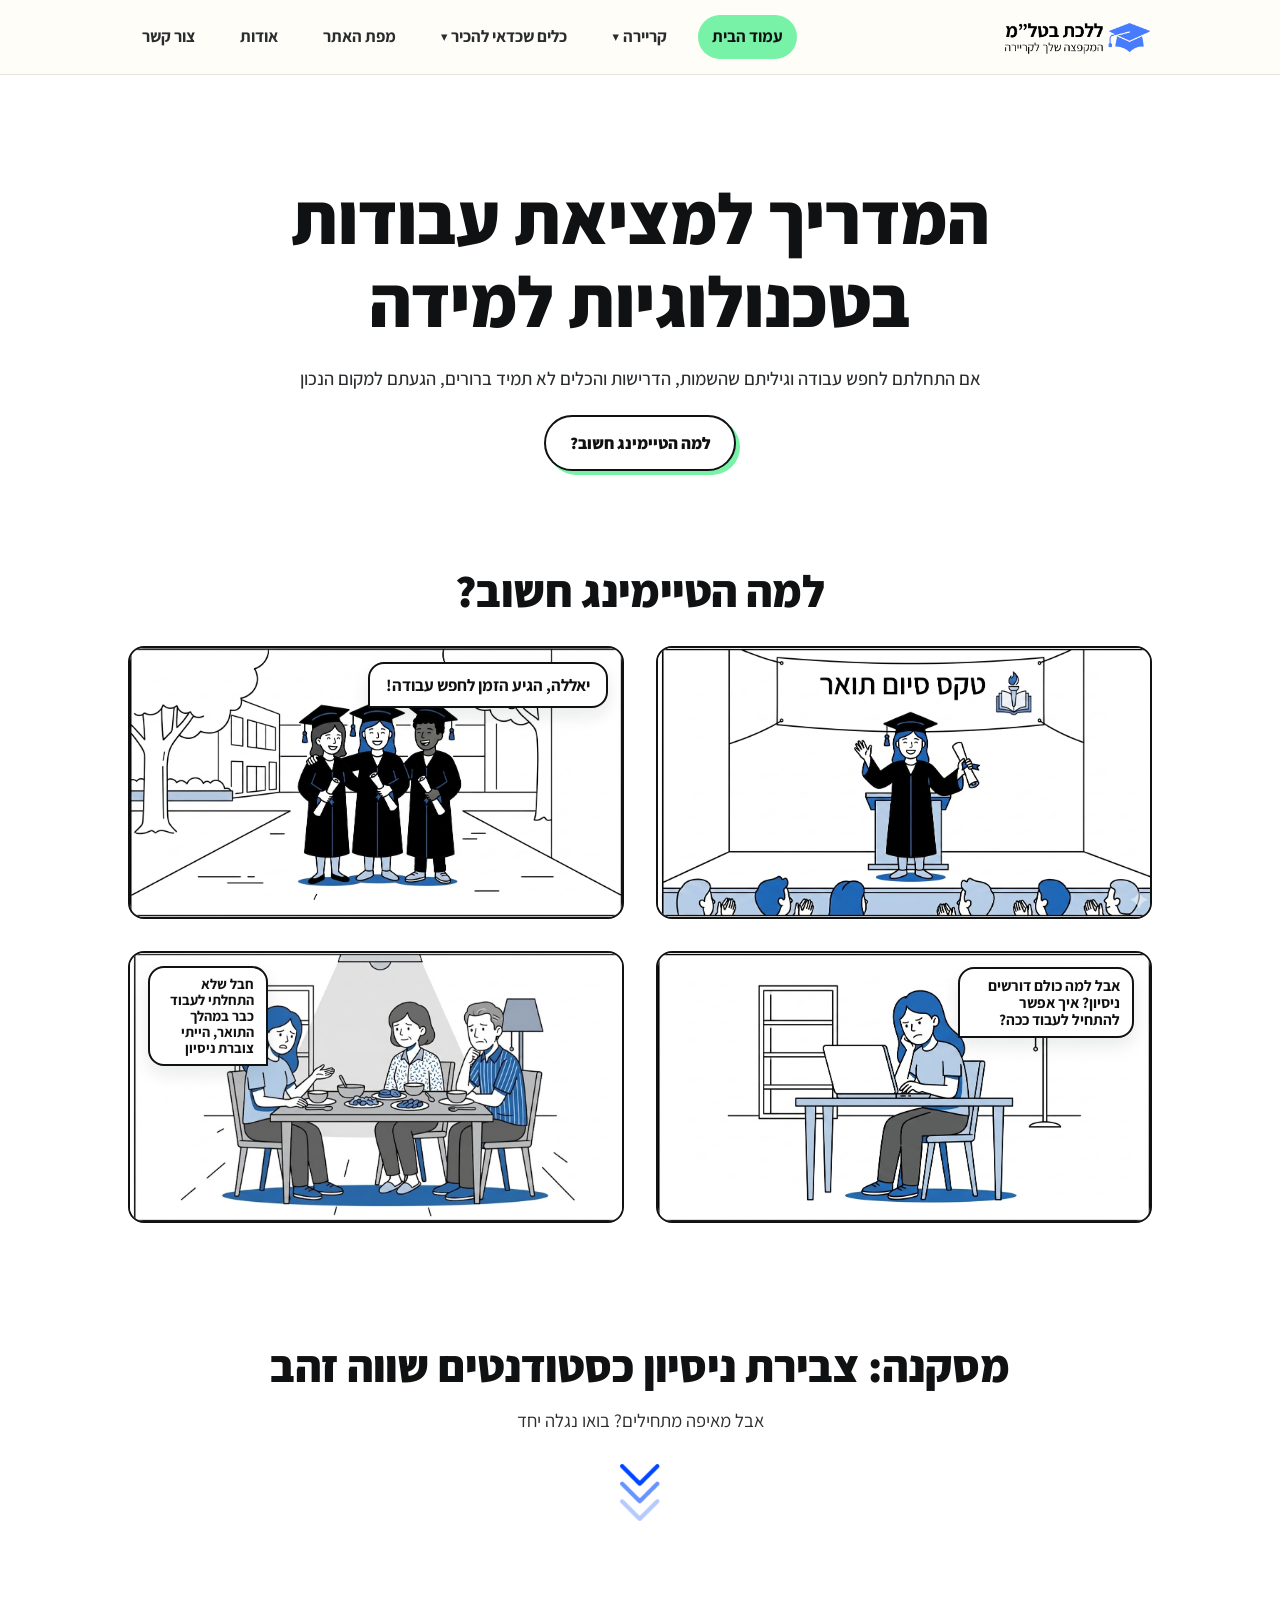
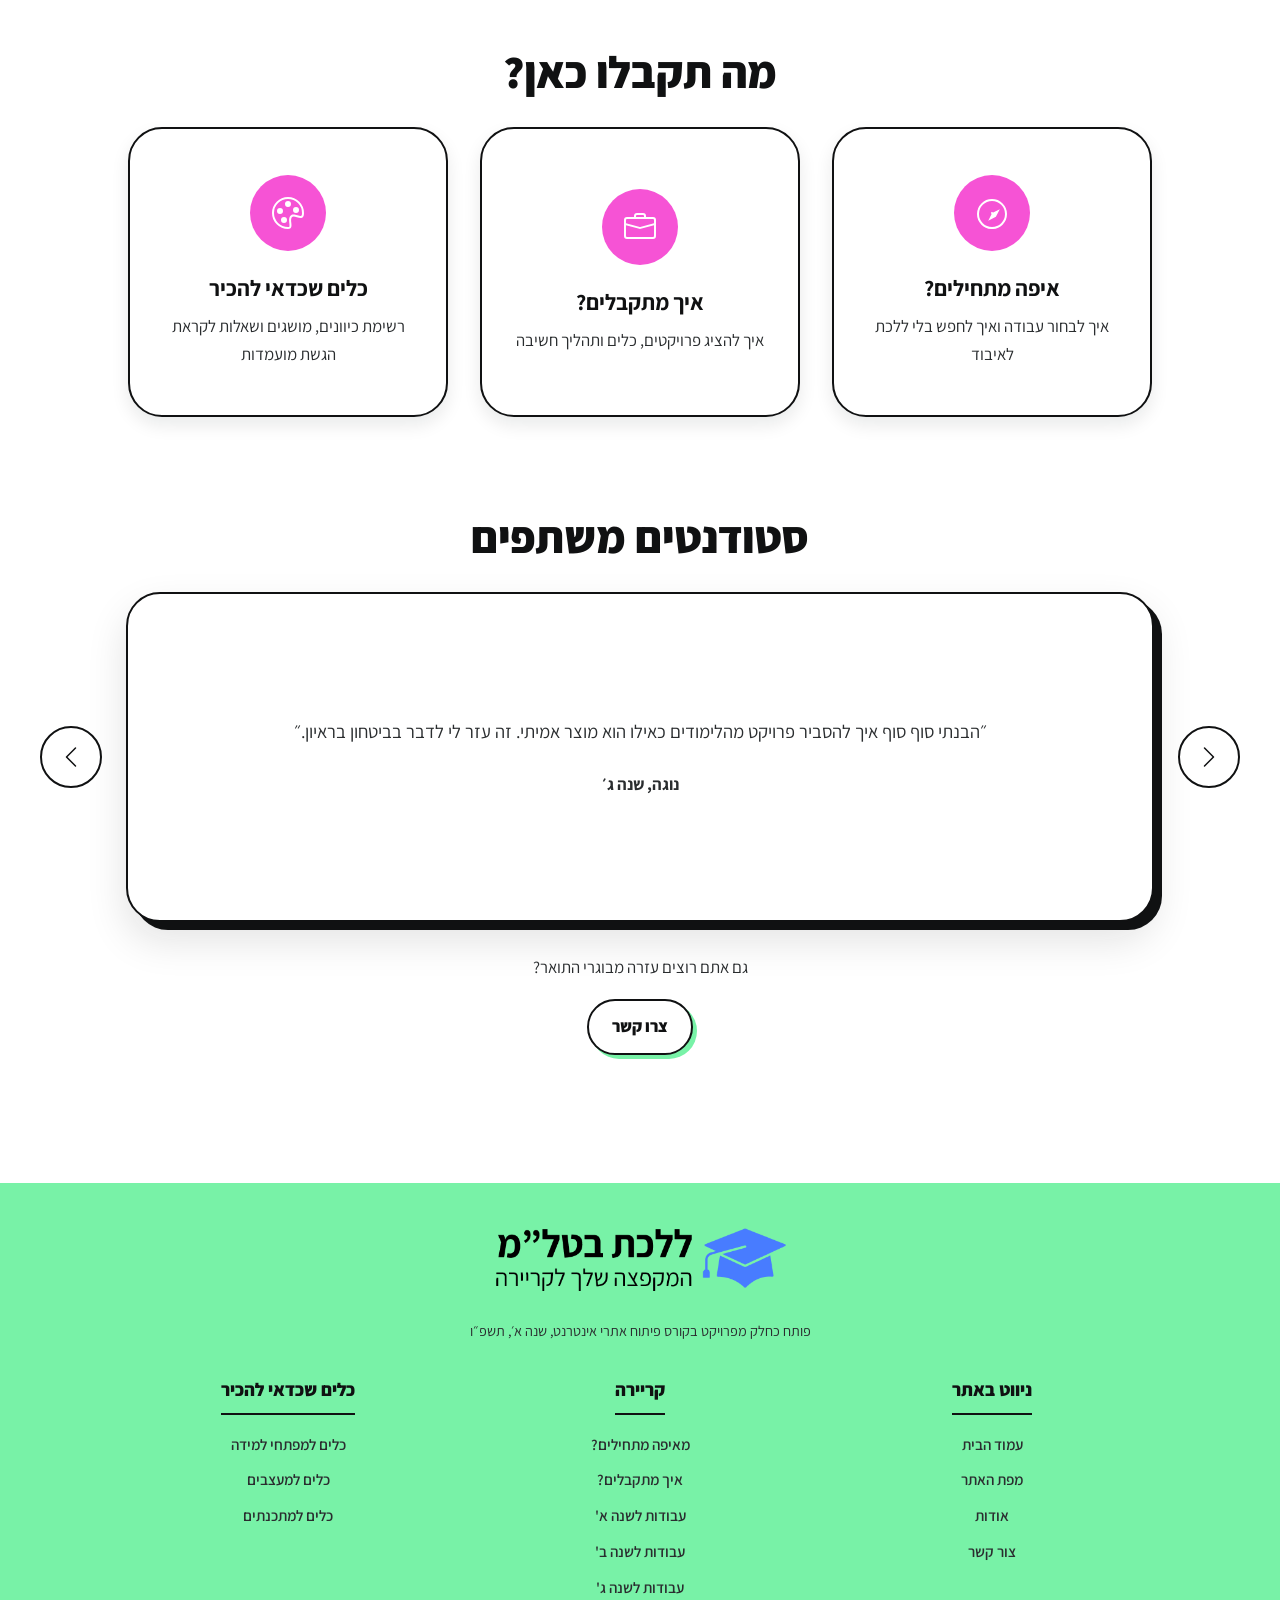
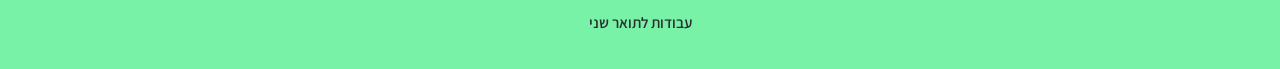
<file: index.html>
<!doctype html>
<html lang="he" dir="rtl">
  <head>
    <meta charset="utf-8" />
    <meta name="viewport" content="width=device-width, initial-scale=1" />
    <title>עמוד הבית | ללכת בטל"מ</title>
    <meta
      name="description"
      content="מדריך עברי למציאת עבודות סטודנטים בטכנולוגיות למידה, בניית ניסיון ותיק עבודות."
    />
    <link rel="icon" href="images/favicon.svg" type="image/svg+xml" />
    <link rel="stylesheet" href="css/styles.css" />
    <script src="js/main.js" defer></script>
  </head>
  <body>
    <a class="skip-link" href="#main">דלגו לתוכן המרכזי</a>
    <header class="site-header" data-site-header>
      <div class="container header-inner">
        <a class="brand" href="index.html" aria-label="ללכת בטל״ם - עמוד הבית">
          <img
            src="images/updated_logo.png"
            alt="לוגו האתר: ללכת בטל״ם - טכנולוגיות למידה, המקפצה שלך לקריירה"
            class="brand-logo"
          />
          <span class="sr-only">ללכת בטל״ם</span>
        </a>
        <button
          class="nav-toggle"
          type="button"
          aria-expanded="false"
          aria-controls="primary-nav"
        >
          <span class="nav-toggle-line" aria-hidden="true"></span>
          <span class="sr-only">פתיחת תפריט ניווט</span>
        </button>
        <nav class="primary-nav" id="primary-nav" aria-label="ניווט ראשי">
          <ul>
            <li><a href="index.html" aria-current="page">עמוד הבית</a></li>

            <li class="nav-dropdown">
              <a
                href="#"
                class="dropdown-toggle"
                aria-expanded="false"
                aria-haspopup="true"
                >קריירה <span class="nav-arrow" aria-hidden="true">▾</span></a
              >
              <ul class="dropdown-menu">
                <li><a href="where-to-start.html">איפה מתחילים?</a></li>
                <li><a href="how-to-be-accepted.html">איך מתקבלים?</a></li>
                <li><a href="404.html">עבודות לשנה א'</a></li>
                <li><a href="404.html">עבודות לשנה ב'</a></li>
                <li><a href="404.html">עבודות לשנה ג'</a></li>
                <li><a href="404.html">עבודות לתואר שני</a></li>
              </ul>
            </li>

            <li class="nav-dropdown">
              <a
                href="#"
                class="dropdown-toggle"
                aria-expanded="false"
                aria-haspopup="true"
                >כלים שכדאי להכיר
                <span class="nav-arrow" aria-hidden="true">▾</span></a
              >
              <ul class="dropdown-menu">
                <li><a href="404.html">כלים למפתחי למידה</a></li>
                <li><a href="404.html">כלים למעצבים</a></li>
                <li><a href="404.html">כלים למתכנתים</a></li>
              </ul>
            </li>

            <li><a href="sitemap.html">מפת האתר</a></li>
            <li><a href="about.html">אודות</a></li>
            <li><a href="contact.html">צור קשר</a></li>
          </ul>
        </nav>
      </div>
    </header>

    <main id="main">
      <section class="hero hero-centered">
        <div class="container hero-content">
          <h1>המדריך למציאת עבודות בטכנולוגיות למידה</h1>
          <p class="hero-lead">
            אם התחלתם לחפש עבודה וגיליתם שהשמות, הדרישות והכלים לא תמיד ברורים,
            הגעתם למקום הנכון
          </p>
          <a class="btn btn-primary" href="#why-talm">למה הטיימינג חשוב?</a>
        </div>
      </section>

      <section class="section" id="why-talm" aria-labelledby="why-title">
        <div class="container">
          <div class="section-heading">
            <h2 id="why-title">למה הטיימינג חשוב?</h2>
          </div>
          <div class="scenario-grid">
            <article
              class="feature-card"
              tabindex="0"
              aria-label="קומיקס שלב 1: סיום התואר"
            >
              <img
                src="images/scene1.png"
                alt="סטודנטית שמחה שעומדת על במה, בטקס סיום תואר בטכנולוגיות למידה"
              />
            </article>
            <article
              class="feature-card"
              tabindex="0"
              aria-label="קומיקס שלב 2: תחילת החיפושים"
            >
              <img
                src="images/scene2.png"
                alt="הסטודנטית עומדת בחצר הקמפוס עם עוד שני חברים שסיימו איתה את התואר, והם שמחים ומדברים"
              />
              <div
                class="speech-bubble speech-bubble--scene2"
                aria-hidden="false"
              >
                יאללה, הגיע הזמן לחפש עבודה!
              </div>
            </article>
            <article
              class="feature-card"
              tabindex="0"
              aria-label="קומיקס שלב 3: אתגר דרישת הניסיון"
            >
              <img
                src="images/scene3.png"
                alt="הסטודנטית יושבת בבית מול המחשב, ומחפשת משרות באינטרנט"
              />
              <div
                class="speech-bubble speech-bubble--scene3"
                aria-hidden="false"
              >
                אבל למה כולם דורשים ניסיון? איך אפשר להתחיל לעבוד ככה?
              </div>
            </article>
            <article
              class="feature-card"
              tabindex="0"
              aria-label="קומיקס שלב 4: תובנת הניסיון במהלך התואר"
            >
              <img
                src="images/scene4.png"
                alt="הסטודנטית יושבת לארוחה עם ההורים שלה, ומשתפת אותם בחיפושי העבודה. ההורים מנסים לעודד אותה"
              />
              <div
                class="speech-bubble speech-bubble--scene4"
                aria-hidden="false"
              >
                חבל שלא התחלתי לעבוד כבר במהלך התואר, הייתי צוברת ניסיון
              </div>
            </article>
          </div>
        </div>
      </section>

      <section class="section section-narrow" aria-labelledby="start-title">
        <div class="container">
          <div class="callout">
            <h2 id="start-title">מסקנה: צבירת ניסיון כסטודנטים שווה זהב</h2>
            <p>אבל מאיפה מתחילים? בואו נגלה יחד</p>
            <span class="arrow-link" aria-hidden="true">
              <img
                src="images/down%20blue%20arrows.png"
                alt="חץ למטה"
                class="arrow-link__icon"
              />
            </span>
          </div>
        </div>
      </section>

      <section class="section" aria-labelledby="receive-title">
        <div class="container">
          <div class="section-heading">
            <h2 id="receive-title">מה תקבלו כאן?</h2>
          </div>
          <div class="resource-grid">
            <a class="resource-card" href="where-to-start.html">
              <span class="resource-icon" aria-hidden="true">
                <svg
                  xmlns="http://www.w3.org/2000/svg"
                  width="32"
                  height="32"
                  fill="currentColor"
                  class="bi bi-compass"
                  viewBox="0 0 16 16"
                >
                  <path
                    d="M8 15.016a6.5 6.5 0 1 1 0-13 6.5 6.5 0 0 1 0 13m0 1a7.5 7.5 0 1 0 0-15 7.5 7.5 0 0 0 0 15"
                  />
                  <path
                    d="m6.112 11.888 1.954-3.835 3.835-1.954-1.954 3.835-3.835 1.954zM8 8.5a.5.5 0 1 1 0-1 .5.5 0 0 1 0 1"
                  />
                </svg>
              </span>
              <h3>איפה מתחילים?</h3>
              <p>איך לבחור עבודה ואיך לחפש בלי ללכת לאיבוד</p>
            </a>
            <a class="resource-card" href="how-to-be-accepted.html">
              <span class="resource-icon" aria-hidden="true">
                <svg
                  xmlns="http://www.w3.org/2000/svg"
                  width="32"
                  height="32"
                  fill="currentColor"
                  class="bi bi-briefcase"
                  viewBox="0 0 16 16"
                >
                  <path
                    d="M6.5 1A1.5 1.5 0 0 0 5 2.5V3H1.5A1.5 1.5 0 0 0 0 4.5v8A1.5 1.5 0 0 0 1.5 14h13a1.5 1.5 0 0 0 1.5-1.5v-8A1.5 1.5 0 0 0 14.5 3H11v-.5A1.5 1.5 0 0 0 9.5 1zm0 1h3a.5.5 0 0 1 .5.5V3H6v-.5a.5.5 0 0 1 .5-.5zm1.886 6.914L15 7.151V12.5a.5.5 0 0 1-.5.5h-13a.5.5 0 0 1-.5-.5V7.15l6.614 1.764a1.5 1.5 0 0 0 .772 0zM1.5 4h13a.5.5 0 0 1 .5.5v1.616L8.129 7.948a.5.5 0 0 1-.258 0L1 6.116V4.5a.5.5 0 0 1 .5-.5z"
                  />
                </svg>
              </span>
              <h3>איך מתקבלים?</h3>
              <p>איך להציג פרויקטים, כלים ותהליך חשיבה</p>
            </a>
            <a class="resource-card" href="404.html">
              <span class="resource-icon" aria-hidden="true">
                <svg
                  xmlns="http://www.w3.org/2000/svg"
                  width="32"
                  height="32"
                  fill="currentColor"
                  class="bi bi-palette"
                  viewBox="0 0 16 16"
                >
                  <path d="M8 5a1.5 1.5 0 1 0 0-3 1.5 1.5 0 0 0 0 3m4 3a1.5 1.5 0 1 0 0-3 1.5 1.5 0 0 0 0 3M5.5 7a1.5 1.5 0 1 1-3 0 1.5 1.5 0 0 1 3 0m.5 6a1.5 1.5 0 1 0 0-3 1.5 1.5 0 0 0 0 3"/>
                  <path d="M16 8c0 3.15-1.866 2.585-3.567 2.07C11.42 9.763 10.465 9.473 10 10c-.603.683-.475 1.819-.351 2.92C9.826 14.495 9.996 16 8 16a8 8 0 1 1 8-8m-8 7c.611 0 .654-.171.655-.176.078-.146.124-.464.07-1.119-.014-.168-.037-.37-.061-.591-.052-.464-.112-1.005-.118-1.462-.01-.707.083-1.61.704-2.314.369-.417.845-.578 1.272-.618.404-.038.812.026 1.16.104.343.077.702.186 1.025.284l.028.008c.346.105.658.199.953.266.653.148.904.083.991.024C14.717 9.38 15 9.161 15 8a7 7 0 1 0-7 7"/>
                </svg>
              </span>
              <h3>כלים שכדאי להכיר</h3>
              <p>רשימת כיוונים, מושגים ושאלות לקראת הגשת מועמדות</p>
            </a>
          </div>
        </div>
      </section>

      <section class="section section-bleed" aria-labelledby="students-title">
        <div class="section-heading">
          <h2 id="students-title">סטודנטים משתפים</h2>
        </div>
        <div class="testimonial-wrap" data-carousel>
          <button
            class="carousel-btn"
            type="button"
            data-carousel-prev
            aria-label="תגובה קודמת"
          >
            <svg
              xmlns="http://www.w3.org/2000/svg"
              width="24"
              height="24"
              fill="currentColor"
              class="bi bi-chevron-right"
              viewBox="0 0 16 16"
            >
              <path
                fill-rule="evenodd"
                d="M4.646 1.646a.5.5 0 0 1 .708 0l6 6a.5.5 0 0 1 0 .708l-6 6a.5.5 0 0 1-.708-.708L10.293 8 4.646 2.354a.5.5 0 0 1 0-.708z"
              />
            </svg>
          </button>
          <article class="testimonial-card" aria-live="polite">
            <p data-carousel-quote>
              ״הבנתי סוף סוף איך להסביר פרויקט מהלימודים כאילו הוא מוצר אמיתי.
              זה עזר לי לדבר בביטחון בראיון.״
            </p>
            <strong data-carousel-name>נוגה, שנה ג׳</strong>
          </article>
          <button
            class="carousel-btn"
            type="button"
            data-carousel-next
            aria-label="תגובה הבאה"
          >
            <svg
              xmlns="http://www.w3.org/2000/svg"
              width="24"
              height="24"
              fill="currentColor"
              class="bi bi-chevron-left"
              viewBox="0 0 16 16"
            >
              <path
                fill-rule="evenodd"
                d="M11.354 1.646a.5.5 0 0 1 0 .708L5.707 8l5.647 5.646a.5.5 0 0 1-.708.708l-6-6a.5.5 0 0 1 0-.708l6-6a.5.5 0 0 1 .708 0z"
              />
            </svg>
          </button>
        </div>
        <div class="text-center">
          <p>גם אתם רוצים עזרה מבוגרי התואר?</p>
          <a class="btn btn-primary" href="contact.html">צרו קשר</a>
        </div>
      </section>
    </main>

    <footer class="site-footer">
      <div class="container footer-inner">
        <div class="footer-bottom">
          <a class="brand footer-brand" href="index.html">
            <img
              src="images/updated_logo.png"
              alt="לוגו האתר: ללכת בטל״ם - טכנולוגיות למידה, המקפצה שלך לקריירה"
              class="footer-logo"
            />
            <span class="sr-only">ללכת בטל״מ</span>
          </a>
          <p>פותח כחלק מפרויקט בקורס פיתוח אתרי אינטרנט, שנה א׳, תשפ״ו</p>
        </div>

        <div class="footer-sitemap-grid">
          <div class="footer-column">
            <h4>ניווט באתר</h4>
            <ul>
              <li><a href="index.html">עמוד הבית</a></li>
              <li><a href="sitemap.html">מפת האתר</a></li>
              <li><a href="about.html">אודות</a></li>
              <li><a href="contact.html">צור קשר</a></li>
            </ul>
          </div>
          <div class="footer-column">
            <h4>קריירה</h4>
            <ul>
              <li><a href="where-to-start.html">מאיפה מתחילים?</a></li>
              <li><a href="how-to-be-accepted.html">איך מתקבלים?</a></li>
              <li><a href="404.html">עבודות לשנה א'</a></li>
              <li><a href="404.html">עבודות לשנה ב'</a></li>
              <li><a href="404.html">עבודות לשנה ג'</a></li>
              <li><a href="404.html">עבודות לתואר שני</a></li>
            </ul>
          </div>
          <div class="footer-column">
            <h4>כלים שכדאי להכיר</h4>
            <ul>
              <li><a href="404.html">כלים למפתחי למידה</a></li>
              <li><a href="404.html">כלים למעצבים</a></li>
              <li><a href="404.html">כלים למתכנתים</a></li>
            </ul>
          </div>
        </div>
      </div>
    </footer>
  </body>
</html>
</file>
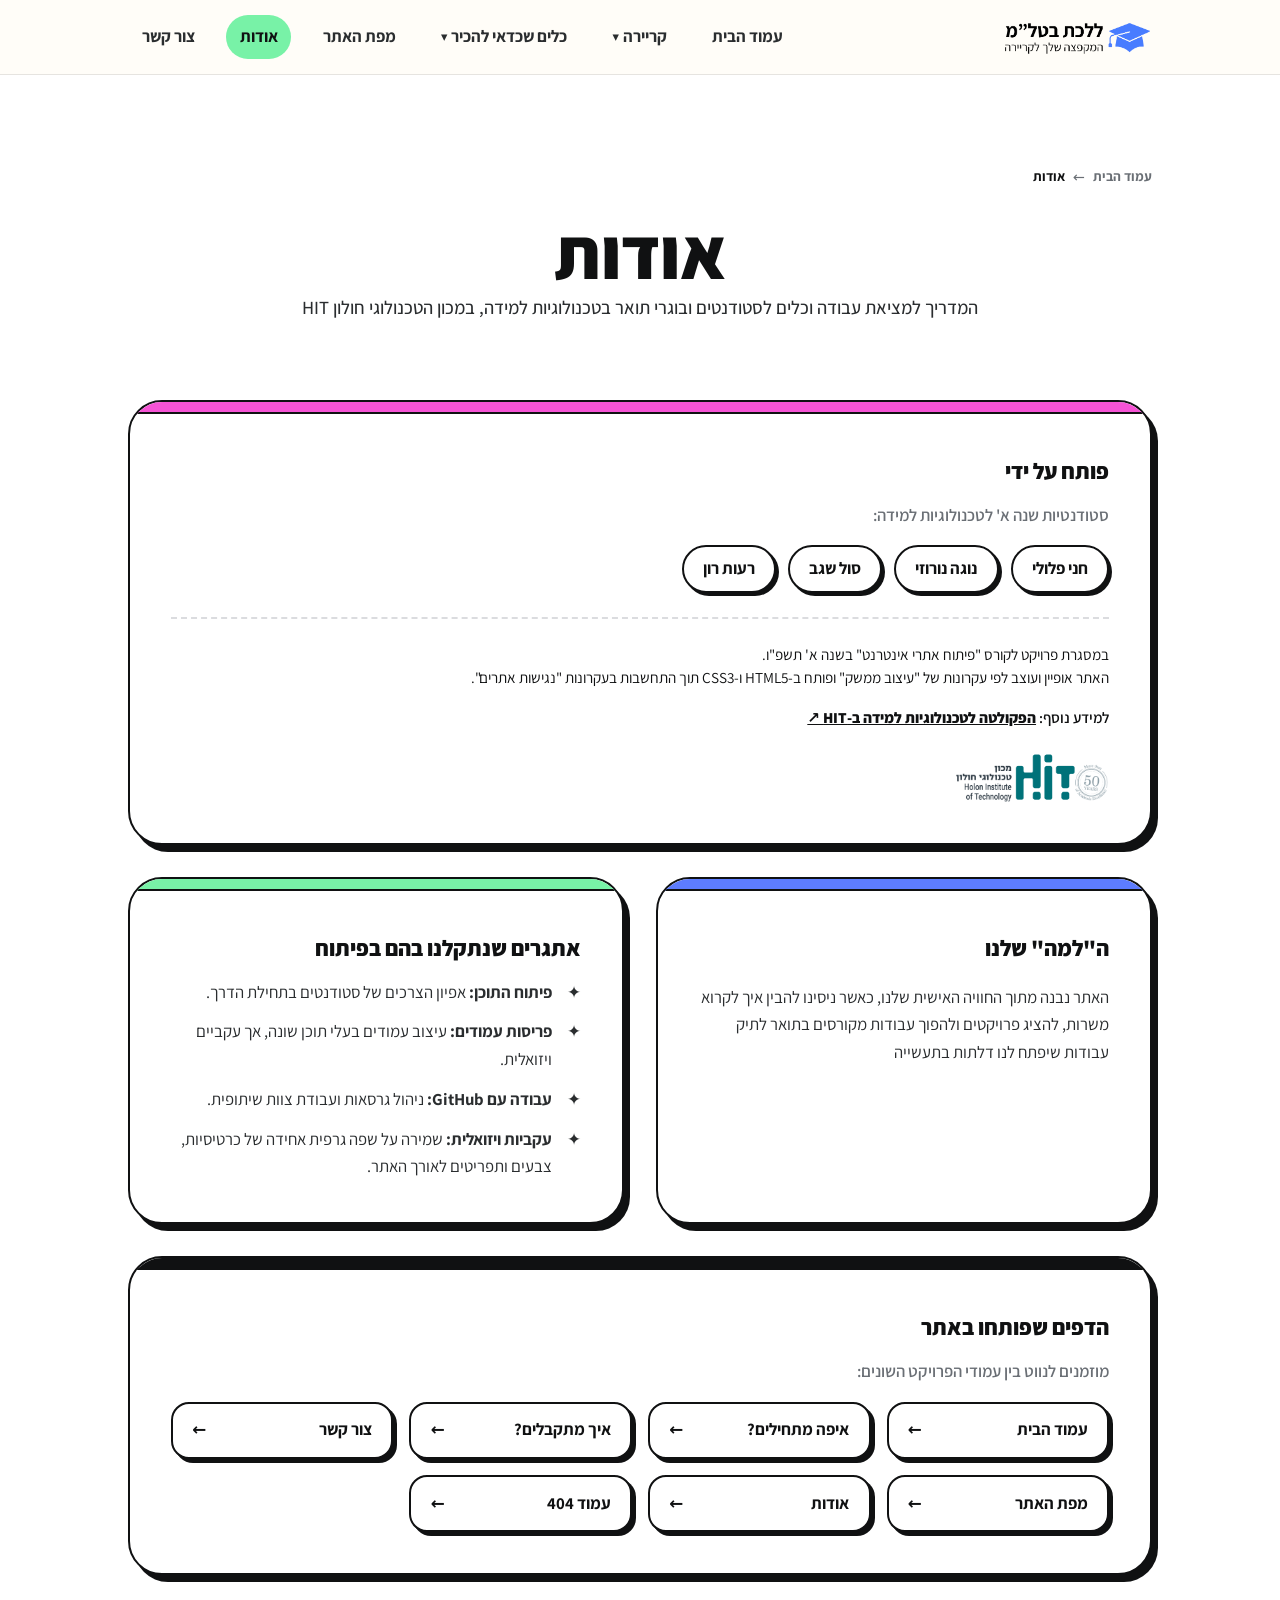
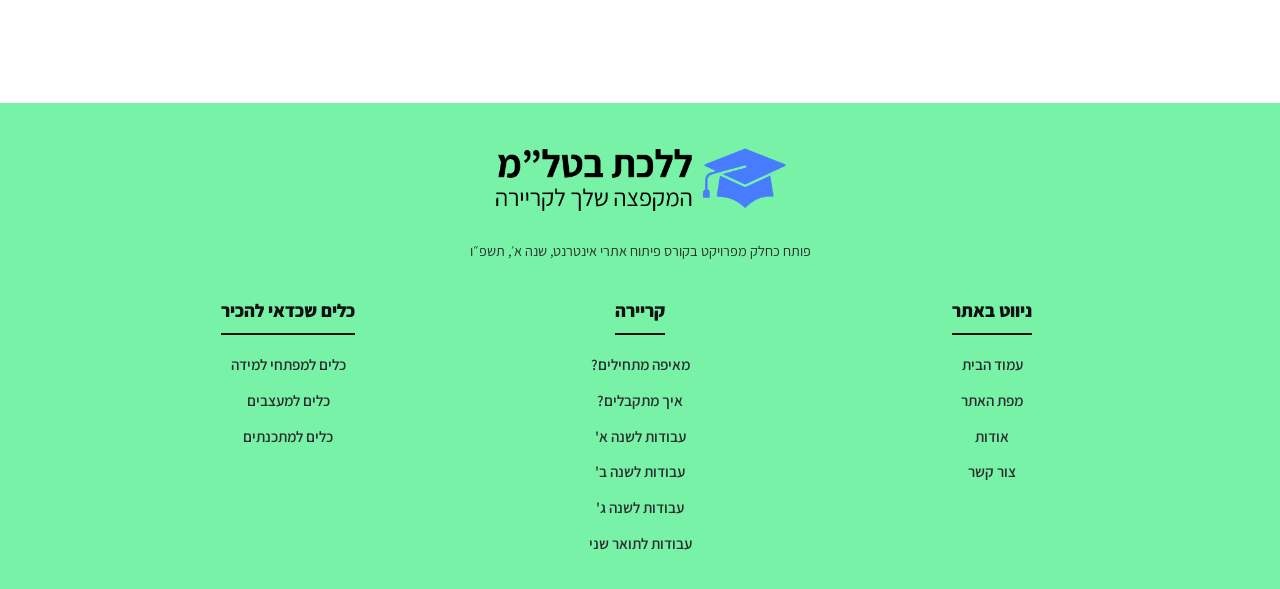
<file: about.html>
<!doctype html>
<html lang="he" dir="rtl">
  <head>
    <meta charset="utf-8" />
    <meta name="viewport" content="width=device-width, initial-scale=1" />
    <title>אודות | ללכת בטל"מ</title>
    <meta
      name="description"
      content="אודות אתר ללכת בטל״ם, מדריך לסטודנטים ובוגרים בטכנולוגיות למידה."
    />
    <link rel="icon" href="images/favicon.svg" type="image/svg+xml" />
    <link rel="stylesheet" href="css/styles.css" />
    <script src="js/main.js" defer></script>
  </head>
  <body class="about-page-body">
    <a class="skip-link" href="#main">דלגו לתוכן המרכזי</a>
    <header class="site-header" data-site-header>
      <div class="container header-inner">
        <a class="brand" href="index.html" aria-label="ללכת בטל״ם - עמוד הבית">
          <img
            src="images/updated_logo.png"
            alt="לוגו האתר: ללכת בטל״ם - טכנולוגיות למידה, המקפצה שלך לקריירה"
            class="brand-logo"
          />
          <span class="sr-only">ללכת בטל״ם</span>
        </a>
        <button
          class="nav-toggle"
          type="button"
          aria-expanded="false"
          aria-controls="primary-nav"
        >
          <span class="nav-toggle-line" aria-hidden="true"></span>
          <span class="sr-only">פתיחת תפריט ניווט</span>
        </button>
        <nav class="primary-nav" id="primary-nav" aria-label="ניווט ראשי">
          <ul>
            <li><a href="index.html">עמוד הבית</a></li>

            <li class="nav-dropdown">
              <a
                href="#"
                class="dropdown-toggle"
                aria-expanded="false"
                aria-haspopup="true"
                >קריירה <span class="nav-arrow" aria-hidden="true">▾</span></a
              >
              <ul class="dropdown-menu">
                <li><a href="where-to-start.html">איפה מתחילים?</a></li>
                <li><a href="how-to-be-accepted.html">איך מתקבלים?</a></li>
                <li><a href="404.html">עבודות לשנה א'</a></li>
                <li><a href="404.html">עבודות לשנה ב'</a></li>
                <li><a href="404.html">עבודות לשנה ג'</a></li>
                <li><a href="404.html">עבודות לתואר שני</a></li>
              </ul>
            </li>

            <li class="nav-dropdown">
              <a
                href="#"
                class="dropdown-toggle"
                aria-expanded="false"
                aria-haspopup="true"
                >כלים שכדאי להכיר
                <span class="nav-arrow" aria-hidden="true">▾</span></a
              >
              <ul class="dropdown-menu">
                <li><a href="404.html">כלים למפתחי למידה</a></li>
                <li><a href="404.html">כלים למעצבים</a></li>
                <li><a href="404.html">כלים למתכנתים</a></li>
              </ul>
            </li>

            <li><a href="sitemap.html">מפת האתר</a></li>
            <li><a href="about.html" aria-current="page">אודות</a></li>
            <li><a href="contact.html">צור קשר</a></li>
          </ul>
        </nav>
      </div>
    </header>

    <main id="main">
      <section class="hero page-hero">
        <div class="container">
          <nav class="breadcrumbs" aria-label="פירורי לחם">
            <ul>
              <li><a href="index.html">עמוד הבית</a></li>
              <li>אודות</li>
            </ul>
          </nav>
          <h1>אודות</h1>
          <p class="hero-lead">
            המדריך למציאת עבודה וכלים לסטודנטים ובוגרי תואר בטכנולוגיות למידה,
            במכון הטכנולוגי חולון HIT
          </p>
        </div>
      </section>

      <section class="section">
        <div class="container">
          <div class="about-grid">
            <!-- Card 2: Developer Team -->
            <article class="about-card theme-pink full-width" tabindex="0">
              <div class="card-content">
                <h2>פותח על ידי</h2>
                <p class="team-sub">סטודנטיות שנה א' לטכנולוגיות למידה:</p>
                <div class="team-grid">
                  <span class="team-member">חני פלולי</span>
                  <span class="team-member">נוגה נורוזי</span>
                  <span class="team-member">סול שגב</span>
                  <span class="team-member">רעות רון</span>
                </div>
                <hr class="card-divider" />
                <p class="project-context">
                  במסגרת פרויקט לקורס "פיתוח אתרי אינטרנט" בשנה א' תשפ"ו.
                  <br />
                  האתר אופיין ועוצב לפי עקרונות של "עיצוב ממשק" ופותח ב-HTML5
                  ו-CSS3 תוך התחשבות בעקרונות "נגישות אתרים".
                </p>
                <p class="faculty-link-wrapper">
                  למידע נוסף:
                  <a
                    href="https://www.hit.ac.il/academic/instructional-technologies/"
                    target="_blank"
                    rel="noopener noreferrer"
                    class="about-faculty-link"
                    >הפקולטה לטכנולוגיות למידה ב-HIT ↗</a
                  >
                </p>
                <div class="hit-logo-wrapper">
                  <img
                    src="images/hit_logo.svg"
                    alt="לוגו HIT - מכון טכנולוגי חולון"
                    class="hit-card-logo"
                  />
                </div>
              </div>
            </article>

            <!-- Card 3: Personal Connection -->
            <article class="about-card theme-blue" tabindex="0">
              <div class="card-content">
                <h2>ה"למה" שלנו</h2>
                <p>
                  האתר נבנה מתוך החוויה האישית שלנו, כאשר ניסינו להבין איך לקרוא
                  משרות, להציג פרויקטים ולהפוך עבודות מקורסים בתואר לתיק עבודות
                  שיפתח לנו דלתות בתעשייה
                </p>
              </div>
            </article>

            <!-- Card 4: Challenges -->
            <article class="about-card theme-green" tabindex="0">
              <div class="card-content">
                <h2>אתגרים שנתקלנו בהם בפיתוח</h2>
                <ul class="challenges-list">
                  <li>
                    <strong>פיתוח התוכן:</strong> אפיון הצרכים של סטודנטים
                    בתחילת הדרך.
                  </li>
                  <li>
                    <strong>פריסות עמודים:</strong> עיצוב עמודים בעלי תוכן שונה,
                    אך עקביים ויזואלית.
                  </li>
                  <li>
                    <strong>עבודה עם GitHub:</strong> ניהול גרסאות ועבודת צוות
                    שיתופית.
                  </li>
                  <li>
                    <strong>עקביות ויזואלית:</strong> שמירה על שפה גרפית אחידה
                    של כרטיסיות, צבעים ותפריטים לאורך האתר.
                  </li>
                </ul>
              </div>
            </article>

            <!-- Card 5: Site Pages -->
            <article class="about-card theme-black full-width">
              <div class="card-content">
                <h2>הדפים שפותחו באתר</h2>
                <p class="pages-sub">מוזמנים לנווט בין עמודי הפרויקט השונים:</p>
                <div class="pages-grid">
                  <a href="index.html" class="page-link-card">
                    <span class="page-link-title">עמוד הבית</span>
                    <span class="page-link-arrow">←</span>
                  </a>
                  <a href="where-to-start.html" class="page-link-card">
                    <span class="page-link-title">איפה מתחילים?</span>
                    <span class="page-link-arrow">←</span>
                  </a>
                  <a href="how-to-be-accepted.html" class="page-link-card">
                    <span class="page-link-title">איך מתקבלים?</span>
                    <span class="page-link-arrow">←</span>
                  </a>
                  <a href="contact.html" class="page-link-card">
                    <span class="page-link-title">צור קשר</span>
                    <span class="page-link-arrow">←</span>
                  </a>
                  <a href="sitemap.html" class="page-link-card">
                    <span class="page-link-title">מפת האתר</span>
                    <span class="page-link-arrow">←</span>
                  </a>
                  <a href="about.html" class="page-link-card">
                    <span class="page-link-title">אודות</span>
                    <span class="page-link-arrow">←</span>
                  </a>
                  <a href="404.html" class="page-link-card">
                    <span class="page-link-title">עמוד 404</span>
                    <span class="page-link-arrow">←</span>
                  </a>
                </div>
              </div>
            </article>
          </div>
        </div>
      </section>
    </main>

    <footer class="site-footer">
      <div class="container footer-inner">
        <div class="footer-bottom">
          <a class="brand footer-brand" href="index.html">
            <img
              src="images/updated_logo.png"
              alt="לוגו האתר: ללכת בטל״ם - טכנולוגיות למידה, המקפצה שלך לקריירה"
              class="footer-logo"
            />
            <span class="sr-only">ללכת בטל״מ</span>
          </a>
          <p>פותח כחלק מפרויקט בקורס פיתוח אתרי אינטרנט, שנה א׳, תשפ״ו</p>
        </div>

        <div class="footer-sitemap-grid">
          <div class="footer-column">
            <h4>ניווט באתר</h4>
            <ul>
              <li><a href="index.html">עמוד הבית</a></li>
              <li><a href="sitemap.html">מפת האתר</a></li>
              <li><a href="about.html">אודות</a></li>
              <li><a href="contact.html">צור קשר</a></li>
            </ul>
          </div>
          <div class="footer-column">
            <h4>קריירה</h4>
            <ul>
              <li><a href="where-to-start.html">מאיפה מתחילים?</a></li>
              <li><a href="how-to-be-accepted.html">איך מתקבלים?</a></li>
              <li><a href="404.html">עבודות לשנה א'</a></li>
              <li><a href="404.html">עבודות לשנה ב'</a></li>
              <li><a href="404.html">עבודות לשנה ג'</a></li>
              <li><a href="404.html">עבודות לתואר שני</a></li>
            </ul>
          </div>
          <div class="footer-column">
            <h4>כלים שכדאי להכיר</h4>
            <ul>
              <li><a href="404.html">כלים למפתחי למידה</a></li>
              <li><a href="404.html">כלים למעצבים</a></li>
              <li><a href="404.html">כלים למתכנתים</a></li>
            </ul>
          </div>
        </div>
      </div>
    </footer>
  </body>
</html>
</file>
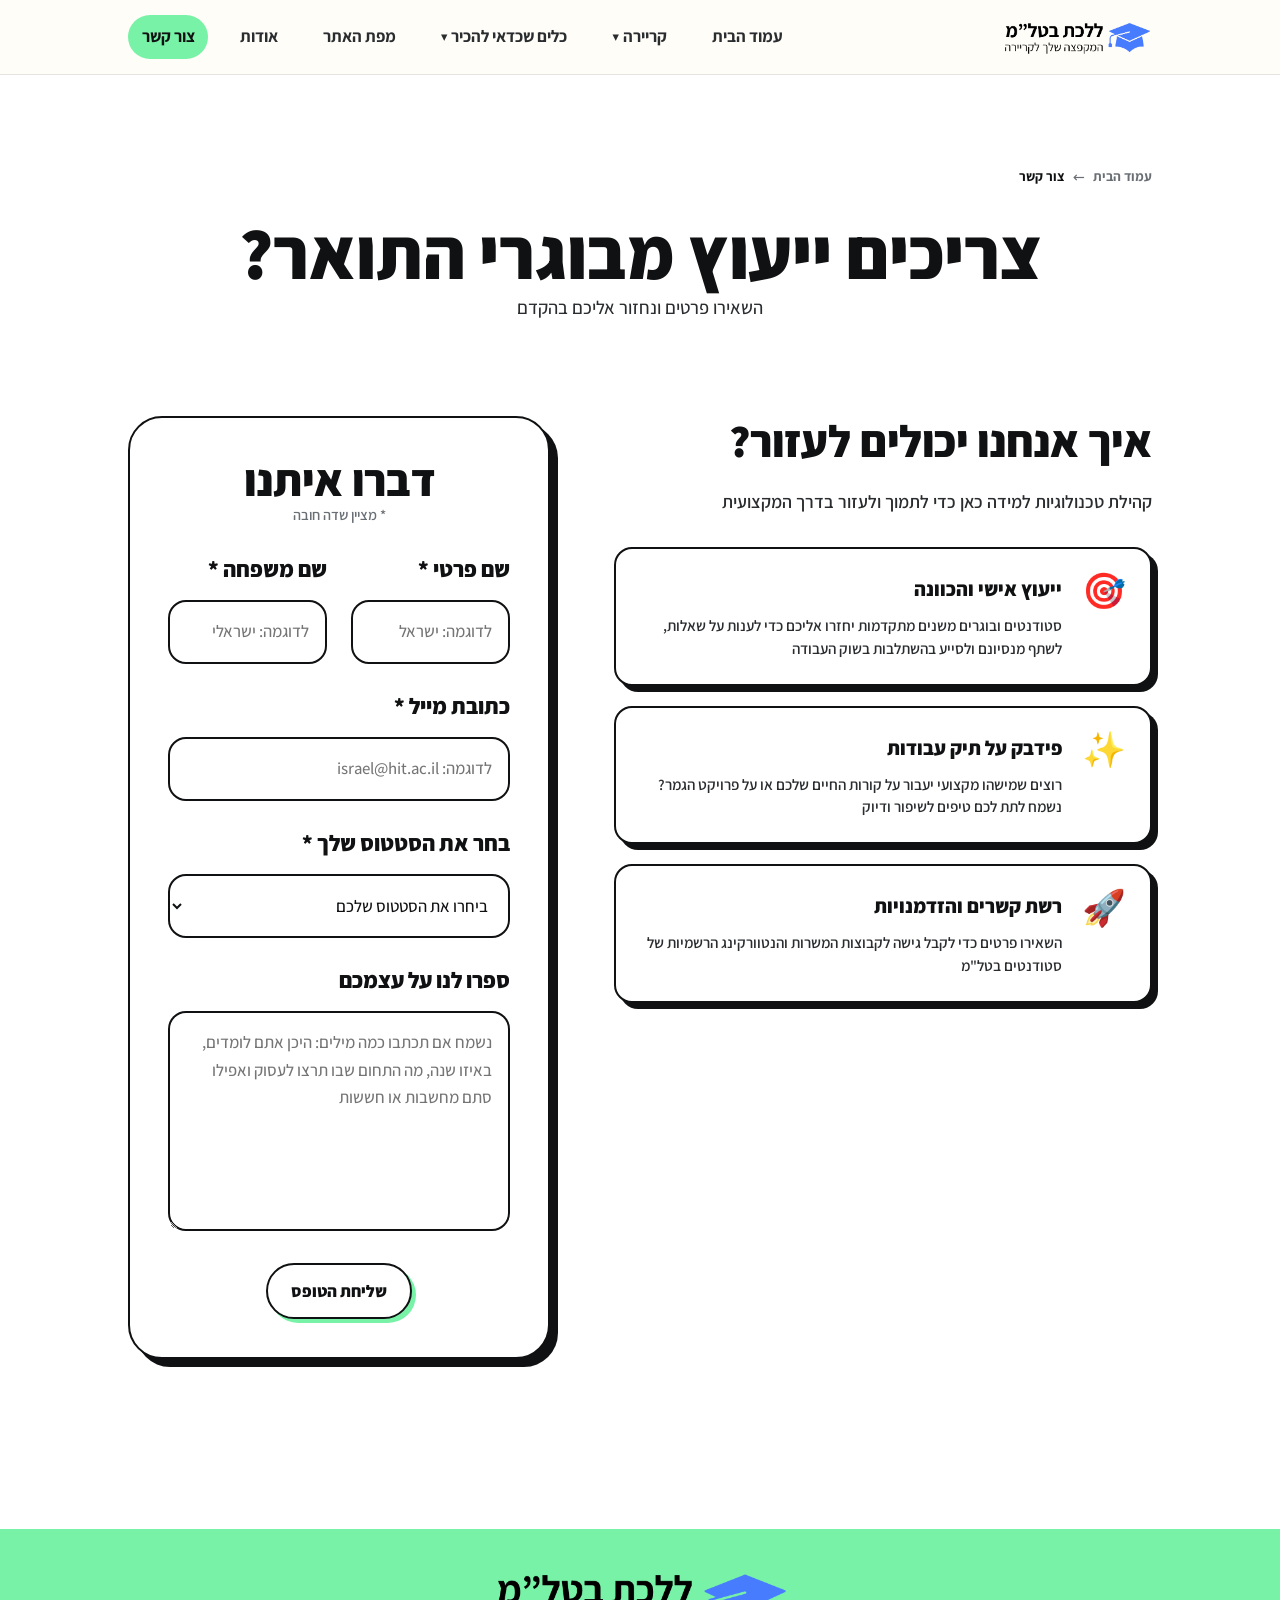
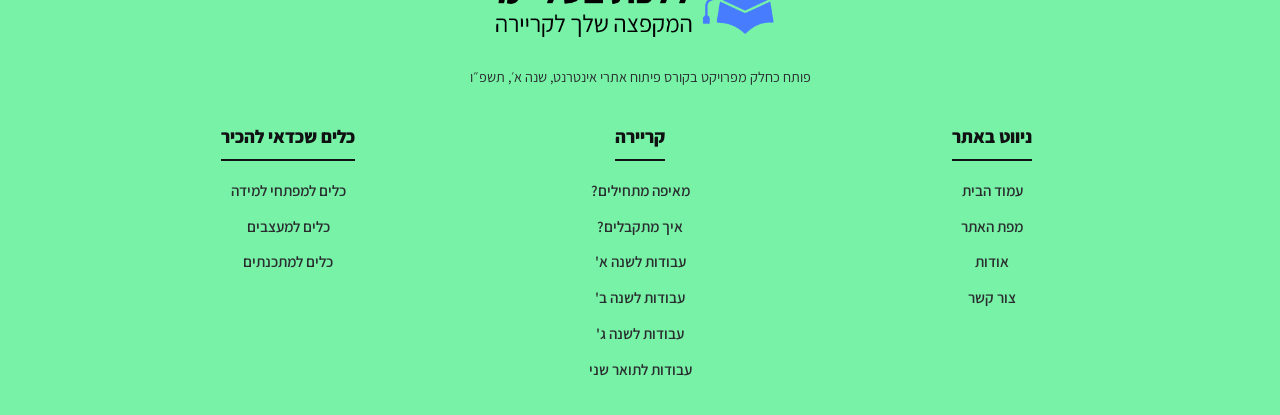
<file: contact.html>
<!doctype html>
<html lang="he" dir="rtl">
  <head>
    <meta charset="utf-8" />
    <meta name="viewport" content="width=device-width, initial-scale=1" />
    <title>צור קשר | ללכת בטל"מ</title>
    <meta
      name="description"
      content="טופס יצירת קשר לקבלת ייעוץ מסטודנטים עבור סטודנטים בטכנולוגיות למידה."
    />
    <link rel="icon" href="images/favicon.svg" type="image/svg+xml" />
    <link rel="stylesheet" href="css/styles.css" />
    <script src="js/main.js" defer></script>
  </head>
  <body>
    <a class="skip-link" href="#main">דלגו לתוכן המרכזי</a>
    <header class="site-header" data-site-header>
      <div class="container header-inner">
        <a class="brand" href="index.html" aria-label="ללכת בטל״ם - עמוד הבית">
          <img
            src="images/updated_logo.png"
            alt="לוגו האתר: ללכת בטל״ם - טכנולוגיות למידה, המקפצה שלך לקריירה"
            class="brand-logo"
          />
          <span class="sr-only">ללכת בטל״ם</span>
        </a>
        <button
          class="nav-toggle"
          type="button"
          aria-expanded="false"
          aria-controls="primary-nav"
        >
          <span class="nav-toggle-line" aria-hidden="true"></span>
          <span class="sr-only">פתיחת תפריט ניווט</span>
        </button>
        <nav class="primary-nav" id="primary-nav" aria-label="ניווט ראשי">
          <ul>
            <li><a href="index.html">עמוד הבית</a></li>

            <li class="nav-dropdown">
              <a
                href="#"
                class="dropdown-toggle"
                aria-expanded="false"
                aria-haspopup="true"
                >קריירה <span class="nav-arrow" aria-hidden="true">▾</span></a
              >
              <ul class="dropdown-menu">
                <li><a href="where-to-start.html">איפה מתחילים?</a></li>
                <li><a href="how-to-be-accepted.html">איך מתקבלים?</a></li>
                <li><a href="404.html">עבודות לשנה א'</a></li>
                <li><a href="404.html">עבודות לשנה ב'</a></li>
                <li><a href="404.html">עבודות לשנה ג'</a></li>
                <li><a href="404.html">עבודות לתואר שני</a></li>
              </ul>
            </li>

            <li class="nav-dropdown">
              <a
                href="#"
                class="dropdown-toggle"
                aria-expanded="false"
                aria-haspopup="true"
                >כלים שכדאי להכיר
                <span class="nav-arrow" aria-hidden="true">▾</span></a
              >
              <ul class="dropdown-menu">
                <li><a href="404.html">כלים למפתחי למידה</a></li>
                <li><a href="404.html">כלים למעצבים</a></li>
                <li><a href="404.html">כלים למתכנתים</a></li>
              </ul>
            </li>

            <li><a href="sitemap.html">מפת האתר</a></li>
            <li><a href="about.html">אודות</a></li>
            <li><a href="contact.html" aria-current="page">צור קשר</a></li>
          </ul>
        </nav>
      </div>
    </header>

    <main id="main">
      <section class="hero page-hero">
        <div class="container">
          <nav class="breadcrumbs" aria-label="פירורי לחם">
            <ul>
              <li><a href="index.html">עמוד הבית</a></li>
              <li>צור קשר</li>
            </ul>
          </nav>
          <h1>צריכים ייעוץ מבוגרי התואר?</h1>
          <p class="hero-lead">השאירו פרטים ונחזור אליכם בהקדם</p>
        </div>
      </section>

      <section class="contact-section" aria-labelledby="contact-title">
        <div class="container">
          <div class="contact-layout">
            <!-- עמודת מידע וכרטיסים -->
            <div class="contact-info">
              <h2 id="contact-title" class="contact-info-title">
                איך אנחנו יכולים לעזור?
              </h2>
              <p class="contact-info-subtitle">
                קהילת טכנולוגיות למידה כאן כדי לתמוך ולעזור בדרך המקצועית
              </p>

              <div class="info-cards-grid">
                <div class="info-card" tabindex="0">
                  <span class="info-card-icon" aria-hidden="true">🎯</span>
                  <div class="info-card-content">
                    <h3>ייעוץ אישי והכוונה</h3>
                    <p>
                      סטודנטים ובוגרים משנים מתקדמות יחזרו אליכם כדי לענות על
                      שאלות, לשתף מנסיונם ולסייע בהשתלבות בשוק העבודה
                    </p>
                  </div>
                </div>

                <div class="info-card" tabindex="0">
                  <span class="info-card-icon" aria-hidden="true">✨</span>
                  <div class="info-card-content">
                    <h3>פידבק על תיק עבודות</h3>
                    <p>
                      רוצים שמישהו מקצועי יעבור על קורות החיים שלכם או על פרויקט
                      הגמר? נשמח לתת לכם טיפים לשיפור ודיוק
                    </p>
                  </div>
                </div>

                <div class="info-card" tabindex="0">
                  <span class="info-card-icon" aria-hidden="true">🚀</span>
                  <div class="info-card-content">
                    <h3>רשת קשרים והזדמנויות</h3>
                    <p>
                      השאירו פרטים כדי לקבל גישה לקבוצות המשרות והנטוורקינג
                      הרשמיות של סטודנטים בטל"מ
                    </p>
                  </div>
                </div>
              </div>
            </div>

            <!-- עמודת הטופס -->
            <div class="contact-form-container">
              <form
                class="contact-form"
                aria-labelledby="form-heading"
                novalidate
                data-contact-form
              >
                <h2 id="form-heading" class="form-heading">דברו איתנו</h2>
                <p class="form-required-note">* מציין שדה חובה</p>
                <div class="form-grid">
                  <div class="form-group">
                    <label for="firstName">שם פרטי *</label>
                    <input
                      type="text"
                      id="firstName"
                      name="firstName"
                      autocomplete="given-name"
                      placeholder="לדוגמה: ישראל"
                      required
                      aria-required="true"
                    />
                  </div>

                  <div class="form-group">
                    <label for="lastName">שם משפחה *</label>
                    <input
                      type="text"
                      id="lastName"
                      name="lastName"
                      autocomplete="family-name"
                      placeholder="לדוגמה: ישראלי"
                      required
                      aria-required="true"
                    />
                  </div>

                  <div class="form-group full-span">
                    <label for="email">כתובת מייל *</label>
                    <input
                      type="email"
                      id="email"
                      name="email"
                      autocomplete="email"
                      placeholder="לדוגמה: israel@hit.ac.il"
                      required
                      aria-required="true"
                    />
                  </div>

                  <div class="form-group full-span">
                    <label for="status">בחר את הסטטוס שלך *</label>
                    <select
                      id="status"
                      name="status"
                      required
                      aria-required="true"
                    >
                      <option value="">ביחרו את הסטטוס שלכם</option>
                      <option>סטודנט שנה א׳</option>
                      <option>סטודנט שנה ב׳</option>
                      <option>סטודנט שנה ג׳</option>
                      <option>סטודנט לתואר שני</option>
                      <option>בוגר/ת</option>
                    </select>
                  </div>

                  <div class="form-group full-span">
                    <label for="message">ספרו לנו על עצמכם</label>
                    <textarea
                      id="message"
                      name="message"
                      rows="5"
                      placeholder="נשמח אם תכתבו כמה מילים: היכן אתם לומדים, באיזו שנה, מה התחום שבו תרצו לעסוק ואפילו סתם מחשבות או חששות"
                    ></textarea>
                  </div>
                </div>
                <p
                  class="form-status"
                  data-form-status
                  role="status"
                  aria-live="polite"
                ></p>
                <button class="btn btn-primary form-submit" type="submit">
                  שליחת הטופס
                </button>
              </form>
            </div>
          </div>
        </div>
      </section>
    </main>

    <footer class="site-footer">
      <div class="container footer-inner">
        <div class="footer-bottom">
          <a class="brand footer-brand" href="index.html">
            <img
              src="images/updated_logo.png"
              alt="לוגו האתר: ללכת בטל״ם - טכנולוגיות למידה, המקפצה שלך לקריירה"
              class="footer-logo"
            />
            <span class="sr-only">ללכת בטל״מ</span>
          </a>
          <p>פותח כחלק מפרויקט בקורס פיתוח אתרי אינטרנט, שנה א׳, תשפ״ו</p>
        </div>

        <div class="footer-sitemap-grid">
          <div class="footer-column">
            <h4>ניווט באתר</h4>
            <ul>
              <li><a href="index.html">עמוד הבית</a></li>
              <li><a href="sitemap.html">מפת האתר</a></li>
              <li><a href="about.html">אודות</a></li>
              <li><a href="contact.html">צור קשר</a></li>
            </ul>
          </div>
          <div class="footer-column">
            <h4>קריירה</h4>
            <ul>
              <li><a href="where-to-start.html">מאיפה מתחילים?</a></li>
              <li><a href="how-to-be-accepted.html">איך מתקבלים?</a></li>
              <li><a href="404.html">עבודות לשנה א'</a></li>
              <li><a href="404.html">עבודות לשנה ב'</a></li>
              <li><a href="404.html">עבודות לשנה ג'</a></li>
              <li><a href="404.html">עבודות לתואר שני</a></li>
            </ul>
          </div>
          <div class="footer-column">
            <h4>כלים שכדאי להכיר</h4>
            <ul>
              <li><a href="404.html">כלים למפתחי למידה</a></li>
              <li><a href="404.html">כלים למעצבים</a></li>
              <li><a href="404.html">כלים למתכנתים</a></li>
            </ul>
          </div>
        </div>
      </div>
    </footer>
  </body>
</html>
</file>
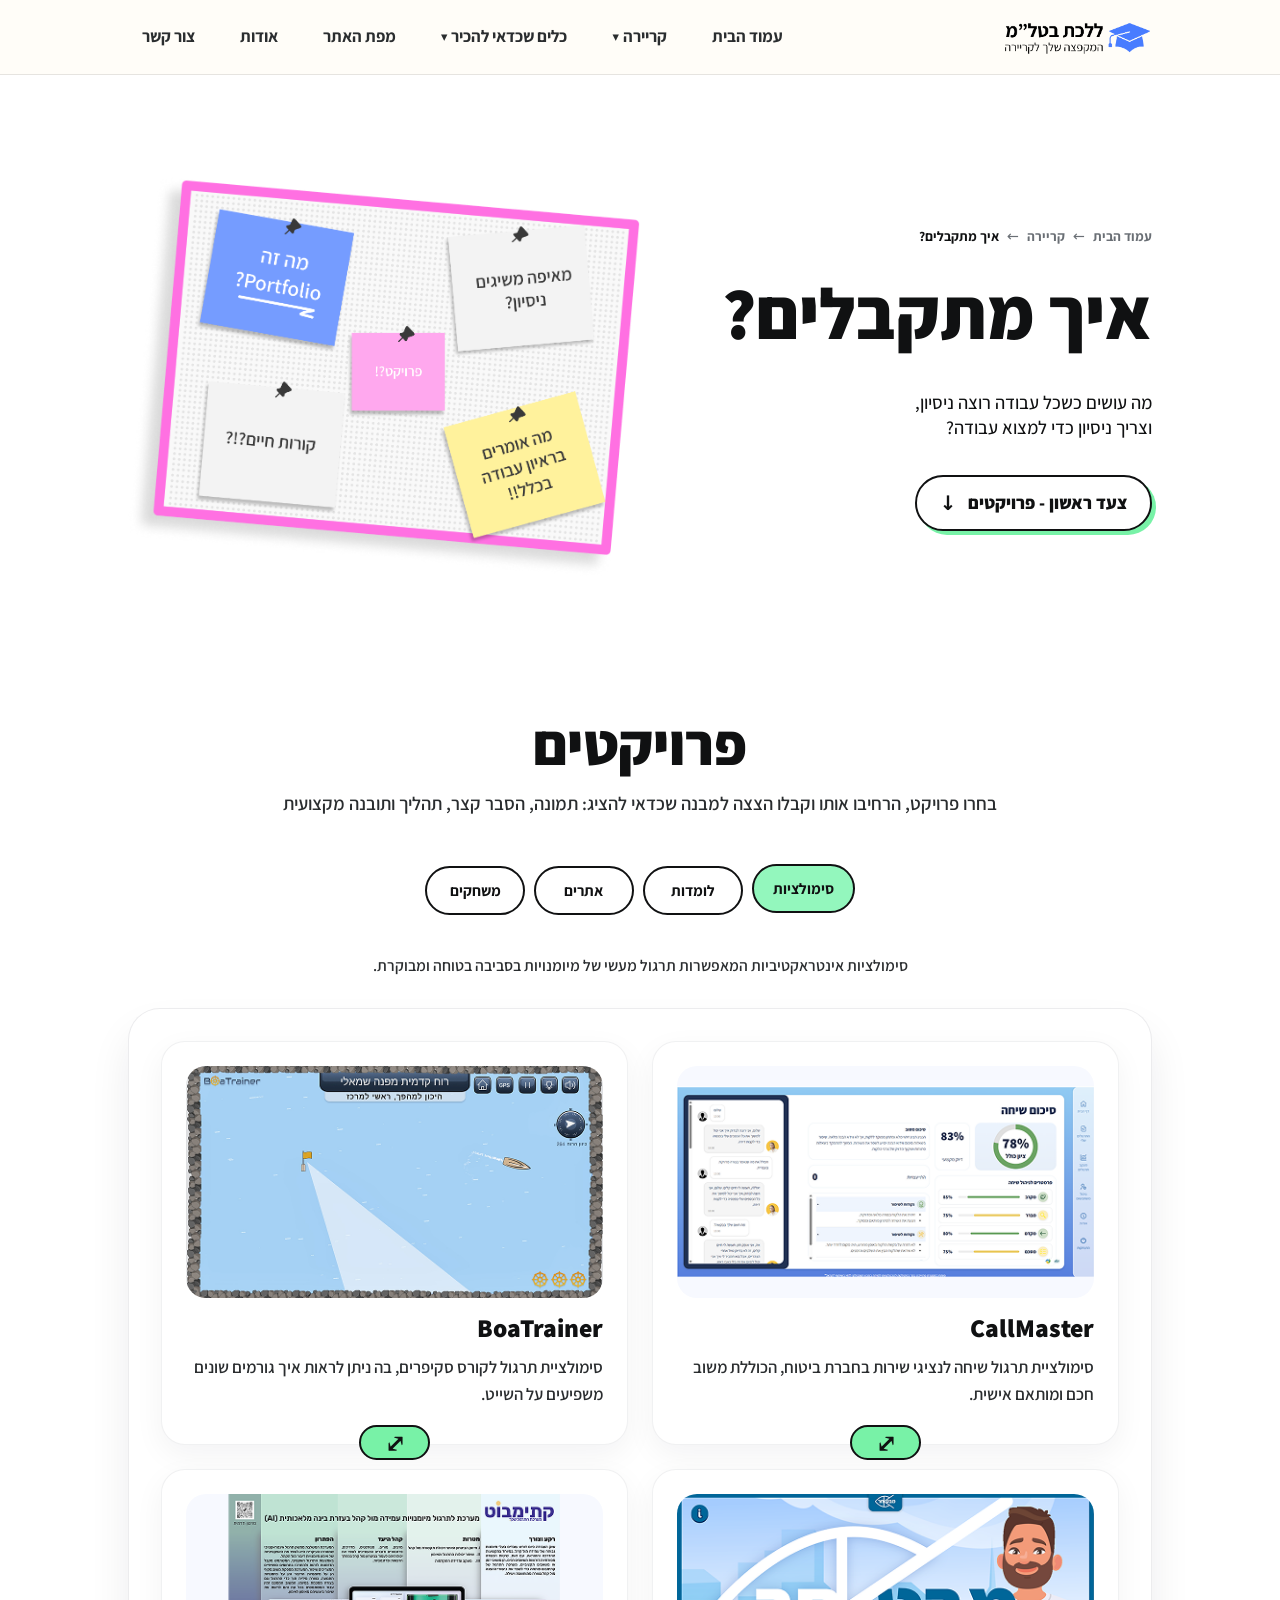
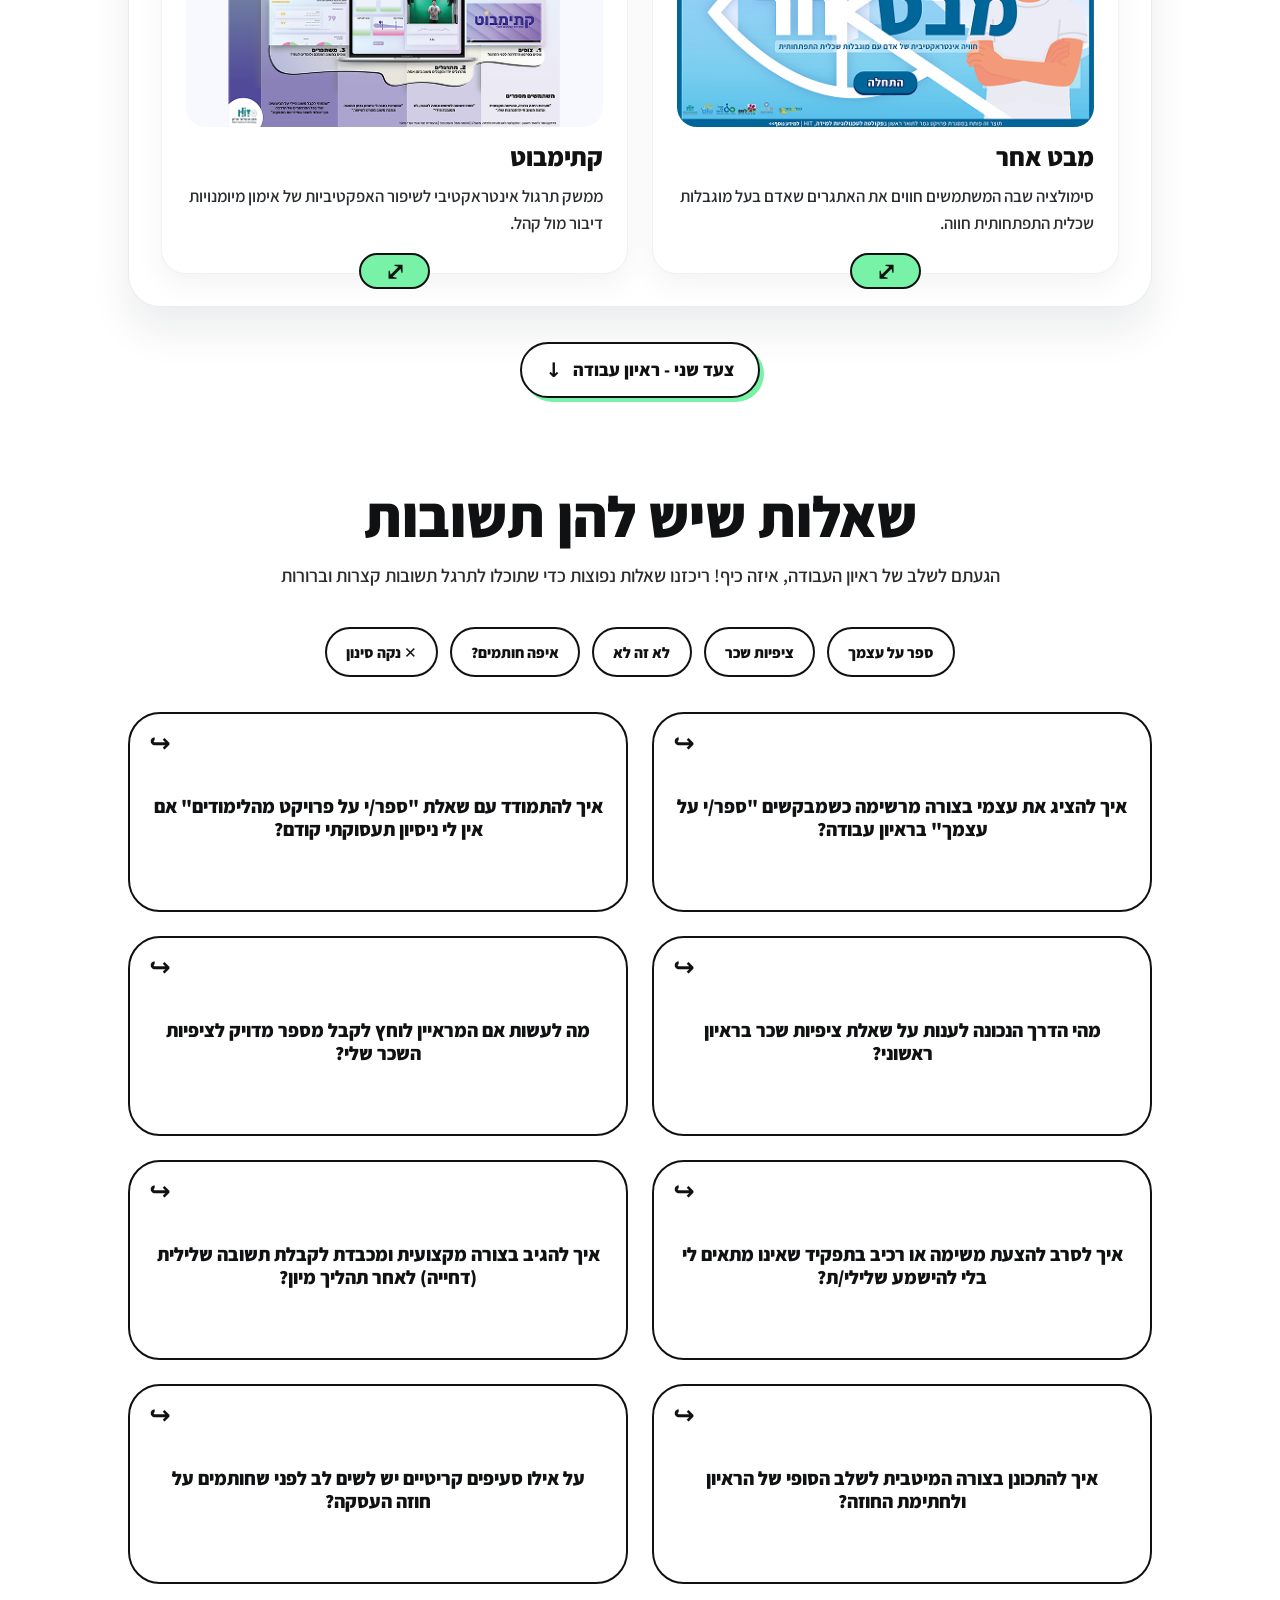
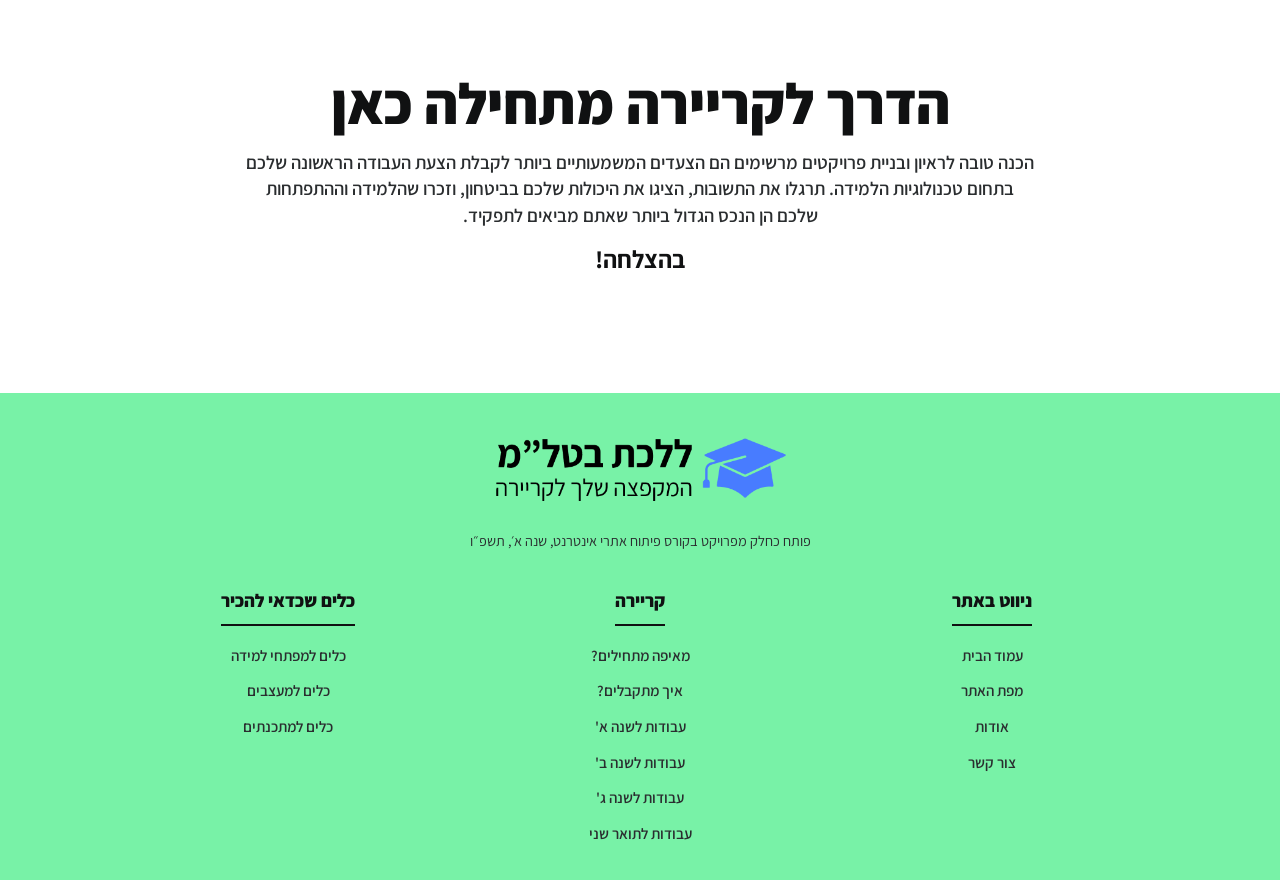
<file: how-to-be-accepted.html>
<!doctype html>
<html lang="he" dir="rtl">
  <head>
    <meta charset="utf-8" />
    <meta name="viewport" content="width=device-width, initial-scale=1" />
    <title>איך מתקבלים | ללכת בטל"מ</title>
    <meta
      name="description"
      content="מדריך לסטודנטים בטכנולוגיות למידה שמציג איך להתקבל לעבודה בעזרת פרויקטים, הכנה לראיונות ותשובות לשאלות נפוצות."
    />
    <link rel="icon" href="images/favicon.svg" type="image/svg+xml" />
    <link rel="stylesheet" href="css/styles.css" />
    <script src="js/main.js" defer></script>
  </head>
  <body class="how-to-get-page">
    <a class="skip-link" href="#main">דלגו לתוכן המרכזי</a>
    <header class="site-header" data-site-header>
      <div class="container header-inner">
        <a class="brand" href="index.html" aria-label="ללכת בטל״ם - עמוד הבית">
          <img
            src="images/updated_logo.png"
            alt="לוגו האתר: ללכת בטל״ם - טכנולוגיות למידה, המקפצה שלך לקריירה"
            class="brand-logo"
          />
          <span class="sr-only">ללכת בטל״ם</span>
        </a>
        <button
          class="nav-toggle"
          type="button"
          aria-expanded="false"
          aria-controls="primary-nav"
        >
          <span class="nav-toggle-line" aria-hidden="true"></span>
          <span class="sr-only">פתיחת תפריט ניווט</span>
        </button>
        <nav class="primary-nav" id="primary-nav" aria-label="ניווט ראשי">
          <ul>
            <li><a href="index.html">עמוד הבית</a></li>

            <li class="nav-dropdown">
              <a
                href="#"
                class="dropdown-toggle"
                aria-expanded="false"
                aria-haspopup="true"
                >קריירה <span class="nav-arrow" aria-hidden="true">▾</span></a
              >
              <ul class="dropdown-menu">
                <li><a href="where-to-start.html">איפה מתחילים?</a></li>
                <li>
                  <a href="how-to-be-accepted.html" aria-current="page"
                    >איך מתקבלים?</a
                  >
                </li>
                <li><a href="404.html">עבודות לשנה א'</a></li>
                <li><a href="404.html">עבודות לשנה ב'</a></li>
                <li><a href="404.html">עבודות לשנה ג'</a></li>
                <li><a href="404.html">עבודות לתואר שני</a></li>
              </ul>
            </li>

            <li class="nav-dropdown">
              <a
                href="#"
                class="dropdown-toggle"
                aria-expanded="false"
                aria-haspopup="true"
                >כלים שכדאי להכיר
                <span class="nav-arrow" aria-hidden="true">▾</span></a
              >
              <ul class="dropdown-menu">
                <li><a href="404.html">כלים למפתחי למידה</a></li>
                <li><a href="404.html">כלים למעצבים</a></li>
                <li><a href="404.html">כלים למתכנתים</a></li>
              </ul>
            </li>

            <li><a href="sitemap.html">מפת האתר</a></li>
            <li><a href="about.html">אודות</a></li>
            <li><a href="contact.html">צור קשר</a></li>
          </ul>
        </nav>
      </div>
    </header>

    <main id="main" class="howto-page">
      <section class="howto-hero" aria-labelledby="howto-title">
        <div class="container howto-hero-grid">
          <img
            src="images/visual_how_to.png"
            alt="תמונה של פתקים עם שאלות על איך מתקבלים: מה זה portfolio? פרויקט?! מאיפה משיגים ניסיון? מה אומרים בראיון עבודה בכלל!! קורות חיים?!?"
            class="howto-hero-visual"
            aria-hidden="true"
          />
          <div class="howto-hero-copy">
            <nav class="breadcrumbs" aria-label="פירורי לחם">
              <ul>
                <li><a href="index.html">עמוד הבית</a></li>
                <li><a href="#">קריירה</a></li>
                <li>איך מתקבלים?</li>
              </ul>
            </nav>
            <h1 id="howto-title">איך מתקבלים?</h1>
            <p class="howto-hero-lead">
              מה עושים כשכל עבודה רוצה ניסיון,<br />וצריך ניסיון כדי למצוא
              עבודה?
            </p>
            <a href="#projects-title" class="howto-hero-cta">
              צעד ראשון - פרויקטים
              <span aria-hidden="true" class="hero-cta-icon">↓</span>
            </a>
          </div>
        </div>
      </section>

      <section class="howto-section" aria-labelledby="projects-title">
        <div class="container">
          <div class="howto-heading">
            <h2 id="projects-title" class="projects-anchor-title">פרויקטים</h2>
            <p>
              בחרו פרויקט, הרחיבו אותו וקבלו הצצה למבנה שכדאי להציג: תמונה, הסבר
              קצר, תהליך ותובנה מקצועית
            </p>
          </div>

          <div class="project-tools">
            <div
              class="project-tabs"
              role="tablist"
              aria-label="קטגוריות פרויקטים"
            >
              <button
                type="button"
                class="project-tab is-active"
                role="tab"
                aria-selected="true"
                aria-controls="project-board"
                id="tab-simulations"
                data-category="simulations"
              >
                סימולציות
              </button>
              <button
                type="button"
                class="project-tab"
                role="tab"
                aria-selected="false"
                aria-controls="project-board"
                id="tab-lessons"
                data-category="lessons"
              >
                לומדות
              </button>
              <button
                type="button"
                class="project-tab"
                role="tab"
                aria-selected="false"
                aria-controls="project-board"
                id="tab-sites"
                data-category="sites"
              >
                אתרים
              </button>
              <button
                type="button"
                class="project-tab"
                role="tab"
                aria-selected="false"
                aria-controls="project-board"
                id="tab-other"
                data-category="other"
              >
                משחקים
              </button>
            </div>

            <div class="project-category-summary">
              <p class="project-category-description">
                סימולציות אינטראקטיביות המאפשרות תרגול מעשי של מיומנויות בסביבה
                בטוחה ומבוקרת.
              </p>
            </div>
          </div>

          <div
            class="project-board"
            id="project-board"
            aria-live="polite"
            aria-label="פרויקטים לדוגמה"
          >
            <!-- סימולציות -->
            <article
              class="project-card"
              role="button"
              tabindex="0"
              aria-expanded="false"
              data-expand-card
              data-category="simulations"
              aria-hidden="false"
            >
              <div class="project-thumb" aria-hidden="true">
                <img src="images/projects/CallMaster.png" alt="CallMaster" />
              </div>
              <div class="project-summary">
                <h3>CallMaster</h3>
                <p>
                  סימולציית תרגול שיחה לנציגי שירות בחברת ביטוח, הכוללת משוב חכם
                  ומותאם אישית.
                </p>
                <div class="project-more" aria-hidden="true">
                  <span
                    ><strong>סוג הפרויקט:</strong> סימולציה אינטראקטיבית</span
                  >
                  <a
                    href="https://telemview.telem-hit.net/product/4418"
                    target="_blank"
                    rel="noopener noreferrer"
                    class="project-card-link"
                    >מעבר לפרויקט הפעיל ↗</a
                  >
                </div>
              </div>
              <span class="project-toggle-icon" aria-hidden="true">⤢</span>
            </article>

            <article
              class="project-card"
              role="button"
              tabindex="0"
              aria-expanded="false"
              data-expand-card
              data-category="simulations"
              aria-hidden="false"
            >
              <div class="project-thumb" aria-hidden="true">
                <img src="images/projects/BoaTrainer.png" alt="BoaTrainer" />
              </div>
              <div class="project-summary">
                <h3>BoaTrainer</h3>
                <p>
                  סימולציית תרגול לקורס סקיפרים, בה ניתן לראות איך גורמים שונים
                  משפיעים על השייט.
                </p>
                <div class="project-more" aria-hidden="true">
                  <span
                    ><strong>סוג הפרויקט:</strong> סימולציה פיזיקלית
                    חזותית</span
                  >
                  <a
                    href="https://telemview.telem-hit.net/product/4324"
                    target="_blank"
                    rel="noopener noreferrer"
                    class="project-card-link"
                    >מעבר לפרויקט הפעיל ↗</a
                  >
                </div>
              </div>
              <span class="project-toggle-icon" aria-hidden="true">⤢</span>
            </article>

            <article
              class="project-card"
              role="button"
              tabindex="0"
              aria-expanded="false"
              data-expand-card
              data-category="simulations"
              aria-hidden="false"
            >
              <div class="project-thumb" aria-hidden="true">
                <img src="images/projects/מבט אחר.png" alt="מבט אחר" />
              </div>
              <div class="project-summary">
                <h3>מבט אחר</h3>
                <p>
                  סימולציה שבה המשתמשים חווים את האתגרים שאדם בעל מוגבלות שכלית
                  התפתחותית חווה.
                </p>
                <div class="project-more" aria-hidden="true">
                  <span><strong>סוג הפרויקט:</strong> סימולציה חווייתית</span>
                  <a
                    href="https://telemview.telem-hit.net/product/4231"
                    target="_blank"
                    rel="noopener noreferrer"
                    class="project-card-link"
                    >מעבר לפרויקט הפעיל ↗</a
                  >
                </div>
              </div>
              <span class="project-toggle-icon" aria-hidden="true">⤢</span>
            </article>

            <article
              class="project-card"
              role="button"
              tabindex="0"
              aria-expanded="false"
              data-expand-card
              data-category="simulations"
              aria-hidden="false"
            >
              <div class="project-thumb" aria-hidden="true">
                <img src="images/projects/קטימבוט.png" alt="קתימבוט" />
              </div>
              <div class="project-summary">
                <h3>קתימבוט</h3>
                <p>
                  ממשק תרגול אינטראקטיבי לשיפור האפקטיביות של אימון מיומנויות
                  דיבור מול קהל.
                </p>
                <div class="project-more" aria-hidden="true">
                  <span
                    ><strong>סוג הפרויקט:</strong> ממשק אימון ותרגול אישי</span
                  >
                  <a
                    href="https://telemview.telem-hit.net/product/4220"
                    target="_blank"
                    rel="noopener noreferrer"
                    class="project-card-link"
                    >מעבר לפרויקט הפעיל ↗</a
                  >
                </div>
              </div>
              <span class="project-toggle-icon" aria-hidden="true">⤢</span>
            </article>

            <!-- לומדות -->
            <article
              class="project-card"
              role="button"
              tabindex="0"
              aria-expanded="false"
              data-expand-card
              data-category="lessons"
              aria-hidden="true"
              hidden
            >
              <div class="project-thumb" aria-hidden="true">
                <img src="images/projects/IT'S OK.png" alt="IT'S OK" />
              </div>
              <div class="project-summary">
                <h3>IT'S OK</h3>
                <p>
                  לומדה אינטראקטיבית המלמדת כיצד להתמודד ולהתגבר על מצבי דחק.
                </p>
                <div class="project-more" aria-hidden="true">
                  <span
                    ><strong>סוג הפרויקט:</strong> לומדה מובנית לתרגול
                    וכלים</span
                  >
                  <a
                    href="https://telemview.telem-hit.net/product/4427"
                    target="_blank"
                    rel="noopener noreferrer"
                    class="project-card-link"
                    >מעבר לפרויקט הפעיל ↗</a
                  >
                </div>
              </div>
              <span class="project-toggle-icon" aria-hidden="true">⤢</span>
            </article>

            <article
              class="project-card"
              role="button"
              tabindex="0"
              aria-expanded="false"
              data-expand-card
              data-category="lessons"
              aria-hidden="true"
              hidden
            >
              <div class="project-thumb" aria-hidden="true">
                <img
                  src="images/projects/החיים בין העצים.png"
                  alt="החיים בין העצים"
                />
              </div>
              <div class="project-summary">
                <h3>החיים בין העצים</h3>
                <p>לומדה לילדים המלמדת על חשיבות העצים בחולון.</p>
                <div class="project-more" aria-hidden="true">
                  <span
                    ><strong>סוג הפרויקט:</strong> לומדה צבעונית משחקית
                    לילדים</span
                  >
                  <a
                    href="https://telemview.telem-hit.net/product/4422"
                    target="_blank"
                    rel="noopener noreferrer"
                    class="project-card-link"
                    >מעבר לפרויקט הפעיל ↗</a
                  >
                </div>
              </div>
              <span class="project-toggle-icon" aria-hidden="true">⤢</span>
            </article>

            <article
              class="project-card"
              role="button"
              tabindex="0"
              aria-expanded="false"
              data-expand-card
              data-category="lessons"
              aria-hidden="true"
              hidden
            >
              <div class="project-thumb" aria-hidden="true">
                <img
                  src="images/projects/פוקוס על הכלה.png"
                  alt="פוקוס על הכלה"
                />
              </div>
              <div class="project-summary">
                <h3>פוקוס על הכלה</h3>
                <p>לומדה לצילום כלות באופן מקצועי דרך האייפון.</p>
                <div class="project-more" aria-hidden="true">
                  <span
                    ><strong>סוג הפרויקט:</strong> לומדת מיומנות וטכניקה
                    מעשית</span
                  >
                  <a
                    href="https://telemview.telem-hit.net/product/4430"
                    target="_blank"
                    rel="noopener noreferrer"
                    class="project-card-link"
                    >מעבר לפרויקט הפעיל ↗</a
                  >
                </div>
              </div>
              <span class="project-toggle-icon" aria-hidden="true">⤢</span>
            </article>

            <article
              class="project-card"
              role="button"
              tabindex="0"
              aria-expanded="false"
              data-expand-card
              data-category="lessons"
              aria-hidden="true"
              hidden
            >
              <div class="project-thumb" aria-hidden="true">
                <img src="images/projects/הצללת המצב.png" alt="הצללת המצב" />
              </div>
              <div class="project-summary">
                <h3>הצללת המצב</h3>
                <p>
                  לומדה אינטראקטיבית לנוער ללמידת טיפול במקרי התייבשות ומכות
                  חום.
                </p>
                <div class="project-more" aria-hidden="true">
                  <span
                    ><strong>סוג הפרויקט:</strong> לומדה מבוססת תרחישי
                    חירום</span
                  >
                  <a
                    href="https://telemview.telem-hit.net/product/4433"
                    target="_blank"
                    rel="noopener noreferrer"
                    class="project-card-link"
                    >מעבר לפרויקט הפעיל ↗</a
                  >
                </div>
              </div>
              <span class="project-toggle-icon" aria-hidden="true">⤢</span>
            </article>

            <!-- אתרים -->
            <article
              class="project-card"
              role="button"
              tabindex="0"
              aria-expanded="false"
              data-expand-card
              data-category="sites"
              aria-hidden="true"
              hidden
            >
              <div class="project-thumb" aria-hidden="true">
                <img src="images/projects/כאן מציאן.png" alt="כאן מציאן" />
              </div>
              <div class="project-summary">
                <h3>כאן מציאן</h3>
                <p>הנגשת תוכן נוסטלגי מארכיון רשות השידור לבני הגיל השלישי.</p>
                <div class="project-more" aria-hidden="true">
                  <span
                    ><strong>סוג הפרויקט:</strong> אתר תוכן ונגישות מותאמת</span
                  >
                  <a
                    href="https://telemview.telem-hit.net/product/4236"
                    target="_blank"
                    rel="noopener noreferrer"
                    class="project-card-link"
                    >מעבר לפרויקט הפעיל ↗</a
                  >
                </div>
              </div>
              <span class="project-toggle-icon" aria-hidden="true">⤢</span>
            </article>

            <article
              class="project-card"
              role="button"
              tabindex="0"
              aria-expanded="false"
              data-expand-card
              data-category="sites"
              aria-hidden="true"
              hidden
            >
              <div class="project-thumb" aria-hidden="true">
                <img
                  src="images/projects/נוטעים שורשים.png"
                  alt="נוטעים שורשים"
                />
              </div>
              <div class="project-summary">
                <h3>נוטעים שורשים</h3>
                <p>
                  העלאת המוטיבציה ועזרה בהכנת עבודת שורשים לתלמידים ולמורים
                  בכיתות ז'.
                </p>
                <div class="project-more" aria-hidden="true">
                  <span
                    ><strong>סוג הפרויקט:</strong> אתר מלווה למידה בית
                    ספרית</span
                  >
                  <a
                    href="https://telemview.telem-hit.net/product/132"
                    target="_blank"
                    rel="noopener noreferrer"
                    class="project-card-link"
                    >מעבר לפרויקט הפעיל ↗</a
                  >
                </div>
              </div>
              <span class="project-toggle-icon" aria-hidden="true">⤢</span>
            </article>

            <article
              class="project-card"
              role="button"
              tabindex="0"
              aria-expanded="false"
              data-expand-card
              data-category="sites"
              aria-hidden="true"
              hidden
            >
              <div class="project-thumb" aria-hidden="true">
                <img
                  src="images/projects/חולון ממחזרת.png"
                  alt="חולון ממחזרת"
                />
              </div>
              <div class="project-summary">
                <h3>חולון ממחזרת</h3>
                <p>
                  הכוונת המשתמשים לפח המיחזור המתאים לפסולת שאותה הם מעוניינים
                  למחזר, ועידוד למיחזור בחולון.
                </p>
                <div class="project-more" aria-hidden="true">
                  <span
                    ><strong>סוג הפרויקט:</strong> אתר מקומי לקבלת החלטות
                    ירוקות</span
                  >
                  <a
                    href="https://telemview.telem-hit.net/product/72"
                    target="_blank"
                    rel="noopener noreferrer"
                    class="project-card-link"
                    >מעבר לפרויקט הפעיל ↗</a
                  >
                </div>
              </div>
              <span class="project-toggle-icon" aria-hidden="true">⤢</span>
            </article>

            <article
              class="project-card"
              role="button"
              tabindex="0"
              aria-expanded="false"
              data-expand-card
              data-category="sites"
              aria-hidden="true"
              hidden
            >
              <div class="project-thumb" aria-hidden="true">
                <img src="images/projects/ROBAT.png" alt="ROBAT" />
              </div>
              <div class="project-summary">
                <h3>ROBAT</h3>
                <p>
                  אתר ומשחק לימודי לבנות והוריהן שמטרתו עידוד הרשמה לתכנית
                  רובוטיקה.
                </p>
                <div class="project-more" aria-hidden="true">
                  <span
                    ><strong>סוג הפרויקט:</strong> אתר שיווקי וחווייתי משולב
                    משחק</span
                  >
                  <a
                    href="https://telemview.telem-hit.net/product/38"
                    target="_blank"
                    rel="noopener noreferrer"
                    class="project-card-link"
                    >מעבר לפרויקט הפעיל ↗</a
                  >
                </div>
              </div>
              <span class="project-toggle-icon" aria-hidden="true">⤢</span>
            </article>

            <!-- משחקים (other) -->
            <article
              class="project-card"
              role="button"
              tabindex="0"
              aria-expanded="false"
              data-expand-card
              data-category="other"
              aria-hidden="true"
              hidden
            >
              <div class="project-thumb" aria-hidden="true">
                <img src="images/projects/אסקימוסי.png" alt="אסקימוקי" />
              </div>
              <div class="project-summary">
                <h3>אסקימוקי</h3>
                <p>לומדים היסטוריה ועוזרים לאסקימואים לבנות את האיגלו.</p>
                <div class="project-more" aria-hidden="true">
                  <span
                    ><strong>סוג הפרויקט:</strong> משחק למידה והרפתקה מבוסס
                    משימות</span
                  >
                  <a
                    href="https://eskimoski.telem-hit.net/"
                    target="_blank"
                    rel="noopener noreferrer"
                    class="project-card-link"
                    >מעבר לפרויקט הפעיל ↗</a
                  >
                </div>
              </div>
              <span class="project-toggle-icon" aria-hidden="true">⤢</span>
            </article>

            <article
              class="project-card"
              role="button"
              tabindex="0"
              aria-expanded="false"
              data-expand-card
              data-category="other"
              aria-hidden="true"
              hidden
            >
              <div class="project-thumb" aria-hidden="true">
                <img
                  src="images/projects/סדרו ת'ניירת.png"
                  alt="סדרו ת'ניירת"
                />
              </div>
              <div class="project-summary">
                <h3>סדרו ת’ניירת</h3>
                <p>ממיינים עובדות גיאוגרפיות לפי היבשות.</p>
                <div class="project-more" aria-hidden="true">
                  <span
                    ><strong>סוג הפרויקט:</strong> משחק מיון ותרגול ידע
                    גיאוגרפי</span
                  >
                  <a
                    href="https://sortthepapers.telem-hit.net/"
                    target="_blank"
                    rel="noopener noreferrer"
                    class="project-card-link"
                    >מעבר לפרויקט הפעיל ↗</a
                  >
                </div>
              </div>
              <span class="project-toggle-icon" aria-hidden="true">⤢</span>
            </article>

            <article
              class="project-card"
              role="button"
              tabindex="0"
              aria-expanded="false"
              data-expand-card
              data-category="other"
              aria-hidden="true"
              hidden
            >
              <div class="project-thumb" aria-hidden="true">
                <img src="images/projects/Hit & Quack.png" alt="Hit & Quack" />
              </div>
              <div class="project-summary">
                <h3>Hit & Quack</h3>
                <p>פוגעים במטרות ולומדים עובדות מעניינות על מאכלים מהעולם.</p>
                <div class="project-more" aria-hidden="true">
                  <span
                    ><strong>סוג הפרויקט:</strong> משחק קליעה למטרה המשלב
                    טריוויה</span
                  >
                  <a
                    href="https://hitandquack.telem-hit.net/"
                    target="_blank"
                    rel="noopener noreferrer"
                    class="project-card-link"
                    >מעבר לפרויקט הפעיל ↗</a
                  >
                </div>
              </div>
              <span class="project-toggle-icon" aria-hidden="true">⤢</span>
            </article>

            <article
              class="project-card"
              role="button"
              tabindex="0"
              aria-expanded="false"
              data-expand-card
              data-category="other"
              aria-hidden="true"
              hidden
            >
              <div class="project-thumb" aria-hidden="true">
                <img src="images/projects/מבוך הידע.png" alt="מבוך הידע" />
              </div>
              <div class="project-summary">
                <h3>מבוך הידע</h3>
                <p>לומדים על ההיסטוריה של מדינת ישראל ויוצאים מהמבוך.</p>
                <div class="project-more" aria-hidden="true">
                  <span
                    ><strong>סוג הפרויקט:</strong> משחק מבוך היסטורי
                    הרפתקני</span
                  >
                  <a
                    href="https://knowledgemaze.telem-hit.net/"
                    target="_blank"
                    rel="noopener noreferrer"
                    class="project-card-link"
                    >מעבר לפרויקט הפעיל ↗</a
                  >
                </div>
              </div>
              <span class="project-toggle-icon" aria-hidden="true">⤢</span>
            </article>
          </div>
        </div>

        <div class="howto-cta-group">
          <a href="#interview-title" class="howto-hero-cta">
            צעד שני - ראיון עבודה
            <span aria-hidden="true" class="hero-cta-icon">↓</span>
          </a>
        </div>
      </section>

      <section
        class="howto-section"
        id="interview-title"
        aria-labelledby="faq-title"
      >
        <div class="container">
          <div class="howto-heading">
            <h2 id="faq-title">שאלות שיש להן תשובות</h2>
            <p>
              הגעתם לשלב של ראיון העבודה, איזה כיף! ריכזנו שאלות נפוצות כדי
              שתוכלו לתרגל תשובות קצרות וברורות
            </p>
          </div>

          <div class="faq-tools">
            <div class="chip-row" aria-label="קטגוריות שאלות">
              <button class="chip" type="button" data-faq-chip="עצמכם">
                ספר על עצמך
              </button>
              <button class="chip" type="button" data-faq-chip="שכר">
                ציפיות שכר
              </button>
              <button class="chip" type="button" data-faq-chip="לא זה לא">
                לא זה לא
              </button>
              <button class="chip" type="button" data-faq-chip="איפה חותמים?">
                איפה חותמים?
              </button>
              <button class="chip chip-clear" type="button" data-faq-clear>
                ✕ נקה סינון
              </button>
            </div>
          </div>

          <div class="flip-grid" data-faq-list>
            <!-- ספר על עצמך -->
            <article
              class="flip-card"
              role="button"
              tabindex="0"
              aria-pressed="false"
              data-flip-card
              data-faq-item
              data-keywords="עצמכם ספר על עצמך"
            >
              <span class="flip-icon" aria-hidden="true">↪</span>
              <div class="flip-card__inner">
                <div class="flip-card__face flip-card__front">
                  <h3>
                    איך להציג את עצמי בצורה מרשימה כשמבקשים "ספר/י על עצמך"
                    בראיון עבודה?
                  </h3>
                </div>
                <div class="flip-card__face flip-card__back">
                  <p>
                    השתמשו במודל הווה-עבר-עתיד: התחילו מההווה (סטודנט/ית בשנה ג'
                    או בוגר/ת טל"מ), עברו לעבר (פרויקט מעשי בולט שפיתחתם, למשל
                    סימולציה או לומדה, והכלים שרכשתם), וסיימו בעתיד (התשוקה שלכם
                    להשתלב כמפתחי/מעצבי למידה בארגון הנוכחי).
                  </p>
                </div>
              </div>
            </article>

            <article
              class="flip-card"
              role="button"
              tabindex="0"
              aria-pressed="false"
              data-flip-card
              data-faq-item
              data-keywords="עצמכם ספר על עצמך"
            >
              <span class="flip-icon" aria-hidden="true">↪</span>
              <div class="flip-card__inner">
                <div class="flip-card__face flip-card__front">
                  <h3>
                    איך להתמודד עם שאלת "ספר/י על פרויקט מהלימודים" אם אין לי
                    ניסיון תעסוקתי קודם?
                  </h3>
                </div>
                <div class="flip-card__face flip-card__back">
                  <p>
                    הציגו את פרויקט הלימודים כפרויקט לכל דבר. תארו אותו במבנה
                    STAR: הבעיה (Situation), האתגר הלימודי (Task), הפעולות
                    שנקטתם לפיתוח והעיצוב (Action), והתוצאה או התובנה המקצועית
                    שלמדתם מהתהליך (Result).
                  </p>
                </div>
              </div>
            </article>

            <!-- ציפיות שכר -->
            <article
              class="flip-card"
              role="button"
              tabindex="0"
              aria-pressed="false"
              data-flip-card
              data-faq-item
              data-keywords="שכר ציפיות"
            >
              <span class="flip-icon" aria-hidden="true">↪</span>
              <div class="flip-card__inner">
                <div class="flip-card__face flip-card__front">
                  <h3>
                    מהי הדרך הנכונה לענות על שאלת ציפיות שכר בראיון ראשוני?
                  </h3>
                </div>
                <div class="flip-card__face flip-card__back">
                  <p>
                    בצעו מחקר שוק מראש על טווחי השכר למשרות ג'וניור בטל"מ (למשל
                    בעזרת מחשבון השכר שלנו). תנו טווח רחב (לדוגמה, 8,000 עד
                    10,000 ש"ח) וציינו שאתם גמישים ופתוחים לדיון בהתאם לתנאים
                    הנלווים, לאפשרויות הלמידה ולפוטנציאל הצמיחה בתפקיד.
                  </p>
                </div>
              </div>
            </article>

            <article
              class="flip-card"
              role="button"
              tabindex="0"
              aria-pressed="false"
              data-flip-card
              data-faq-item
              data-keywords="שכר ציפיות"
            >
              <span class="flip-icon" aria-hidden="true">↪</span>
              <div class="flip-card__inner">
                <div class="flip-card__face flip-card__front">
                  <h3>
                    מה לעשות אם המראיין לוחץ לקבל מספר מדויק לציפיות השכר שלי?
                  </h3>
                </div>
                <div class="flip-card__face flip-card__back">
                  <p>
                    הישארו רגועים והסבירו שלפני שנוקבים במספר מדויק, חשוב לכם
                    להבין טוב יותר את היקף האחריות, את מבנה הצוות ואת האתגרים
                    בתפקיד. אם עדיין נדרש מספר, נקבו ברף העליון של הטווח שבניתם
                    מראש, תוך הדגשה שאתם גמישים בהתאם להצעה הכוללת.
                  </p>
                </div>
              </div>
            </article>

            <!-- לא זה לא -->
            <article
              class="flip-card"
              role="button"
              tabindex="0"
              aria-pressed="false"
              data-flip-card
              data-faq-item
              data-keywords="לא זה לא"
            >
              <span class="flip-icon" aria-hidden="true">↪</span>
              <div class="flip-card__inner">
                <div class="flip-card__face flip-card__front">
                  <h3>
                    איך לסרב להצעת משימה או רכיב בתפקיד שאינו מתאים לי בלי
                    להישמע שלילי/ת?
                  </h3>
                </div>
                <div class="flip-card__face flip-card__back">
                  <p>
                    השתמשו בשיטת ה"סנדוויץ'": פתחו בחיוב והערכה על ההצעה,
                    הציגו סירוב מקצועי מנומק (למשל: רצון להתמקד בפיתוח למידה
                    ולא באדמיניסטרציה), וסיימו בהצעת חלופה פרואקטיבית.
                  </p>
                </div>
              </div>
            </article>

            <article
              class="flip-card"
              role="button"
              tabindex="0"
              aria-pressed="false"
              data-flip-card
              data-faq-item
              data-keywords="לא זה לא"
            >
              <span class="flip-icon" aria-hidden="true">↪</span>
              <div class="flip-card__inner">
                <div class="flip-card__face flip-card__front">
                  <h3>
                    איך להגיב בצורה מקצועית ומכבדת לקבלת תשובה שלילית (דחייה)
                    לאחר תהליך מיון?
                  </h3>
                </div>
                <div class="flip-card__face flip-card__back">
                  <p>
                    שלחו מייל תודה קצר למגייסת: הודו לה על הזמן וההזדמנות, ציינו
                    שנהניתם להכיר את החברה והצוות, ובקשו לקבל משוב קצר לשיפור.
                    שמירה על יחסים מקצועיים פותחת דלתות רבות למשרות עתידיות
                    באותו ארגון או דרך המלצות.
                  </p>
                </div>
              </div>
            </article>

            <!-- איפה חותמים? -->
            <article
              class="flip-card"
              role="button"
              tabindex="0"
              aria-pressed="false"
              data-flip-card
              data-faq-item
              data-keywords="איפה חותמים?"
            >
              <span class="flip-icon" aria-hidden="true">↪</span>
              <div class="flip-card__inner">
                <div class="flip-card__face flip-card__front">
                  <h3>
                    איך להתכונן בצורה המיטבית לשלב הסופי של הראיון ולחתימת
                    החוזה?
                  </h3>
                </div>
                <div class="flip-card__face flip-card__back">
                  <p>
                    הכינו מראש רשימת שאלות חשובות על התרבות הארגונית, שגרת
                    העבודה והגדרת ההצלחה בתפקיד. הראו עניין אמיתי והתלהבות,
                    וזכרו שהראיון הוא דו-כיווני — גם אתם בוחנים האם מקום העבודה
                    מתאים לכם.
                  </p>
                </div>
              </div>
            </article>

            <article
              class="flip-card"
              role="button"
              tabindex="0"
              aria-pressed="false"
              data-flip-card
              data-faq-item
              data-keywords="איפה חותמים?"
            >
              <span class="flip-icon" aria-hidden="true">↪</span>
              <div class="flip-card__inner">
                <div class="flip-card__face flip-card__front">
                  <h3>
                    על אילו סעיפים קריטיים יש לשים לב לפני שחותמים על חוזה
                    העסקה?
                  </h3>
                </div>
                <div class="flip-card__face flip-card__back">
                  <p>
                    קראו בעיון את החוזה וודאו שכל ההבנות בעל פה מופיעות בו: השכר
                    הגלובלי, ימי החופשה, תנאים סוציאליים (פנסיה, קרן השתלמות,
                    נסיעות), הגדרת שעות העבודה השבועיות ותקופת ההודעה מראש. אל
                    תהססו לבקש יום או יומיים לקריאת החוזה בבית לפני החתימה.
                  </p>
                </div>
              </div>
            </article>
          </div>
        </div>
      </section>

      <section
        class="howto-section summary-section"
        aria-labelledby="summary-title"
        tabindex="0"
      >
        <div class="container">
          <div class="howto-heading">
            <h2 id="summary-title">הדרך לקריירה מתחילה כאן</h2>
            <p>
              הכנה טובה לראיון ובניית פרויקטים מרשימים הם הצעדים המשמעותיים
              ביותר לקבלת הצעת העבודה הראשונה שלכם בתחום טכנולוגיות הלמידה.
              תרגלו את התשובות, הציגו את היכולות שלכם בביטחון, וזכרו שהלמידה
              וההתפתחות שלכם הן הנכס הגדול ביותר שאתם מביאים לתפקיד.
            </p>
            <p><strong>בהצלחה!</strong></p>
          </div>
        </div>
      </section>
    </main>

    <footer class="site-footer">
      <div class="container footer-inner">
        <div class="footer-bottom">
          <a class="brand footer-brand" href="index.html">
            <img
              src="images/updated_logo.png"
              alt="לוגו האתר: ללכת בטל״ם - טכנולוגיות למידה, המקפצה שלך לקריירה"
              class="footer-logo"
            />
            <span class="sr-only">ללכת בטל״מ</span>
          </a>
          <p>פותח כחלק מפרויקט בקורס פיתוח אתרי אינטרנט, שנה א׳, תשפ״ו</p>
        </div>

        <div class="footer-sitemap-grid">
          <div class="footer-column">
            <h4>ניווט באתר</h4>
            <ul>
              <li><a href="index.html">עמוד הבית</a></li>
              <li><a href="sitemap.html">מפת האתר</a></li>
              <li><a href="about.html">אודות</a></li>
              <li><a href="contact.html">צור קשר</a></li>
            </ul>
          </div>
          <div class="footer-column">
            <h4>קריירה</h4>
            <ul>
              <li><a href="where-to-start.html">מאיפה מתחילים?</a></li>
              <li><a href="how-to-be-accepted.html">איך מתקבלים?</a></li>
              <li><a href="404.html">עבודות לשנה א'</a></li>
              <li><a href="404.html">עבודות לשנה ב'</a></li>
              <li><a href="404.html">עבודות לשנה ג'</a></li>
              <li><a href="404.html">עבודות לתואר שני</a></li>
            </ul>
          </div>
          <div class="footer-column">
            <h4>כלים שכדאי להכיר</h4>
            <ul>
              <li><a href="404.html">כלים למפתחי למידה</a></li>
              <li><a href="404.html">כלים למעצבים</a></li>
              <li><a href="404.html">כלים למתכנתים</a></li>
            </ul>
          </div>
        </div>
      </div>
    </footer>
  </body>
</html>
</file>
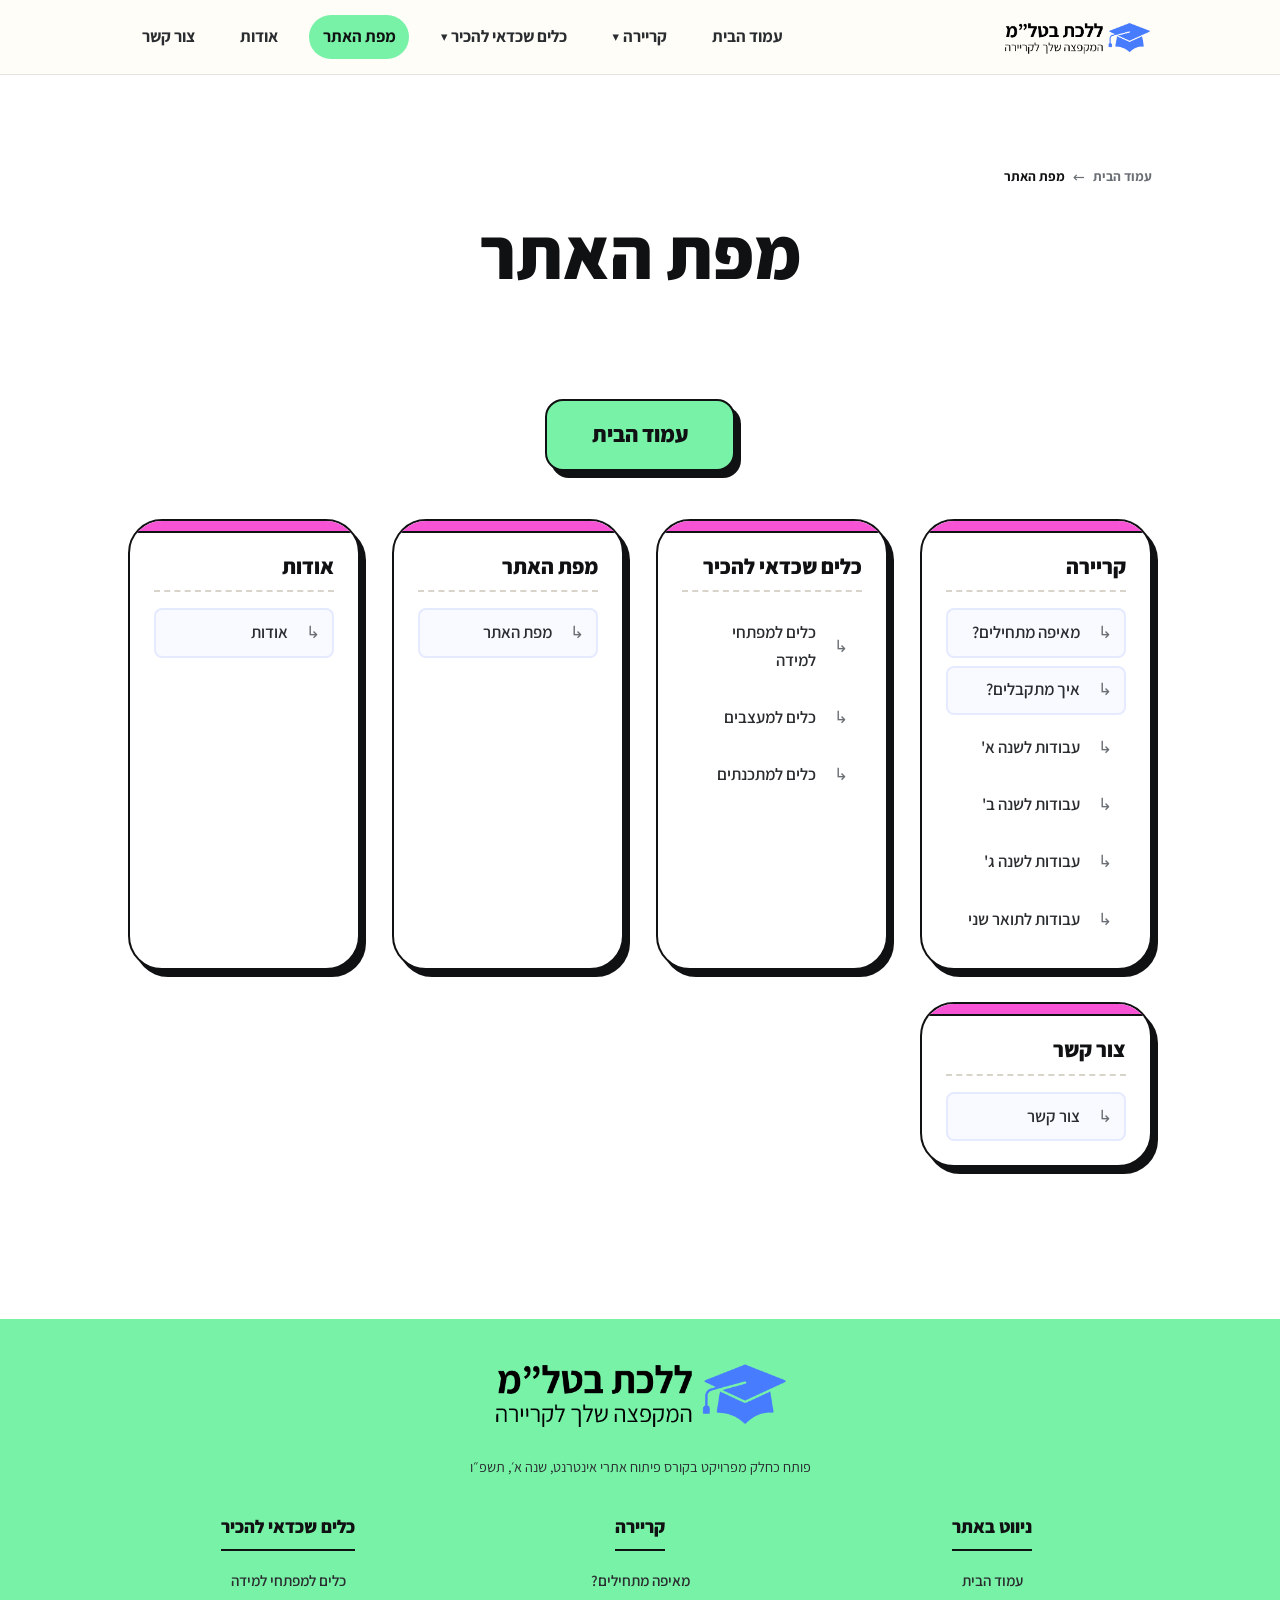
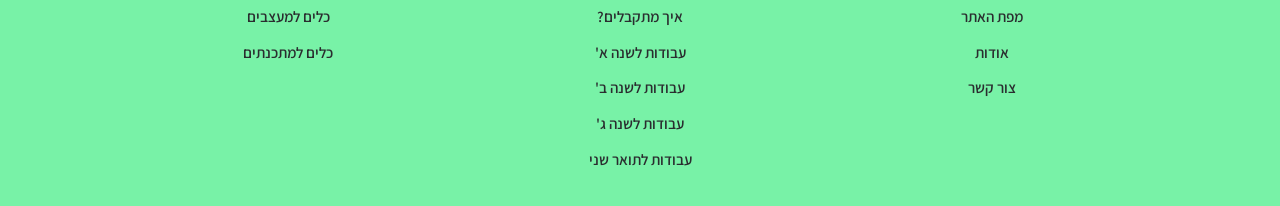
<file: sitemap.html>
<!doctype html>
<html lang="he" dir="rtl">
  <head>
    <meta charset="utf-8" />
    <meta name="viewport" content="width=device-width, initial-scale=1" />
    <title>מפת האתר | ללכת בטל"מ</title>
    <meta
      name="description"
      content="מפת האתר של ללכת בטל״ם וקישורים לכל העמודים."
    />
    <link rel="icon" href="images/favicon.svg" type="image/svg+xml" />
    <link rel="stylesheet" href="css/styles.css" />
    <script src="js/main.js" defer></script>
  </head>
  <body>
    <a class="skip-link" href="#main">דלגו לתוכן המרכזי</a>
    <header class="site-header" data-site-header>
      <div class="container header-inner">
        <a class="brand" href="index.html" aria-label="ללכת בטל״ם - עמוד הבית">
          <img
            src="images/updated_logo.png"
            alt="לוגו האתר: ללכת בטל״ם - טכנולוגיות למידה, המקפצה שלך לקריירה"
            class="brand-logo"
          />
          <span class="sr-only">ללכת בטל״ם</span>
        </a>
        <button
          class="nav-toggle"
          type="button"
          aria-expanded="false"
          aria-controls="primary-nav"
        >
          <span class="nav-toggle-line" aria-hidden="true"></span>
          <span class="sr-only">פתיחת תפריט ניווט</span>
        </button>
        <nav class="primary-nav" id="primary-nav" aria-label="ניווט ראשי">
          <ul>
            <li><a href="index.html">עמוד הבית</a></li>

            <li class="nav-dropdown">
              <a
                href="#"
                class="dropdown-toggle"
                aria-expanded="false"
                aria-haspopup="true"
                >קריירה <span class="nav-arrow" aria-hidden="true">▾</span></a
              >
              <ul class="dropdown-menu">
                <li><a href="where-to-start.html">איפה מתחילים?</a></li>
                <li><a href="how-to-be-accepted.html">איך מתקבלים?</a></li>
                <li><a href="404.html">עבודות לשנה א'</a></li>
                <li><a href="404.html">עבודות לשנה ב'</a></li>
                <li><a href="404.html">עבודות לשנה ג'</a></li>
                <li><a href="404.html">עבודות לתואר שני</a></li>
              </ul>
            </li>

            <li class="nav-dropdown">
              <a
                href="#"
                class="dropdown-toggle"
                aria-expanded="false"
                aria-haspopup="true"
                >כלים שכדאי להכיר
                <span class="nav-arrow" aria-hidden="true">▾</span></a
              >
              <ul class="dropdown-menu">
                <li><a href="404.html">כלים למפתחי למידה</a></li>
                <li><a href="404.html">כלים למעצבים</a></li>
                <li><a href="404.html">כלים למתכנתים</a></li>
              </ul>
            </li>

            <li><a href="sitemap.html" aria-current="page">מפת האתר</a></li>
            <li><a href="about.html">אודות</a></li>
            <li><a href="contact.html">צור קשר</a></li>
          </ul>
        </nav>
      </div>
    </header>

    <main id="main">
      <section class="hero page-hero">
        <div class="container">
          <nav class="breadcrumbs" aria-label="פירורי לחם">
            <ul>
              <li><a href="index.html">עמוד הבית</a></li>
              <li>מפת האתר</li>
            </ul>
          </nav>
          <h1>מפת האתר</h1>
        </div>
      </section>

      <section class="section" aria-labelledby="map-title">
        <div class="container">
          <h2 id="map-title" class="sr-only">מפת האתר היררכית</h2>

          <div class="sitemap-container">
            <!-- Root Node: עמוד הבית -->
            <div class="sitemap-root-card">
              <a href="index.html" class="sitemap-home-link">
                <div class="sitemap-home-content">
                  <h3>עמוד הבית</h3>
                </div>
              </a>
            </div>

            <!-- Grid of Sections under the Root -->
            <div class="sitemap-branches-grid">
              <!-- Branch 1: קריירה -->
              <section
                class="sitemap-branch-card theme-pink"
                aria-labelledby="heading-career"
              >
                <div class="branch-header">
                  <h3 id="heading-career">קריירה</h3>
                </div>
                <ul class="branch-links">
                  <li>
                    <a
                      href="where-to-start.html"
                      class="branch-link link-developed"
                    >
                      <span class="link-bullet">↳</span>
                      <span class="link-label">מאיפה מתחילים?</span>
                    </a>
                  </li>
                  <li>
                    <a
                      href="how-to-be-accepted.html"
                      class="branch-link link-developed"
                    >
                      <span class="link-bullet">↳</span>
                      <span class="link-label">איך מתקבלים?</span>
                    </a>
                  </li>
                  <li>
                    <a href="404.html" class="branch-link">
                      <span class="link-bullet">↳</span>
                      <span class="link-label">עבודות לשנה א'</span>
                    </a>
                  </li>
                  <li>
                    <a href="404.html" class="branch-link">
                      <span class="link-bullet">↳</span>
                      <span class="link-label">עבודות לשנה ב'</span>
                    </a>
                  </li>
                  <li>
                    <a href="404.html" class="branch-link">
                      <span class="link-bullet">↳</span>
                      <span class="link-label">עבודות לשנה ג'</span>
                    </a>
                  </li>
                  <li>
                    <a href="404.html" class="branch-link">
                      <span class="link-bullet">↳</span>
                      <span class="link-label">עבודות לתואר שני</span>
                    </a>
                  </li>
                </ul>
              </section>

              <!-- Branch 2: כלים שכדאי להכיר -->
              <section
                class="sitemap-branch-card theme-pink"
                aria-labelledby="heading-tools"
              >
                <div class="branch-header">
                  <h3 id="heading-tools">כלים שכדאי להכיר</h3>
                </div>
                <ul class="branch-links">
                  <li>
                    <a href="404.html" class="branch-link">
                      <span class="link-bullet">↳</span>
                      <span class="link-label">כלים למפתחי למידה</span>
                    </a>
                  </li>
                  <li>
                    <a href="404.html" class="branch-link">
                      <span class="link-bullet">↳</span>
                      <span class="link-label">כלים למעצבים</span>
                    </a>
                  </li>
                  <li>
                    <a href="404.html" class="branch-link">
                      <span class="link-bullet">↳</span>
                      <span class="link-label">כלים למתכנתים</span>
                    </a>
                  </li>
                </ul>
              </section>

              <!-- Branch 3: מפת אתר -->
              <section
                class="sitemap-branch-card theme-pink"
                aria-labelledby="heading-sitemap"
              >
                <div class="branch-header">
                  <h3 id="heading-sitemap">מפת האתר</h3>
                </div>
                <ul class="branch-links">
                  <li>
                    <a href="sitemap.html" class="branch-link link-developed">
                      <span class="link-bullet">↳</span>
                      <span class="link-label">מפת האתר</span>
                    </a>
                  </li>
                </ul>
              </section>

              <!-- Branch 4: אודות -->
              <section
                class="sitemap-branch-card theme-pink"
                aria-labelledby="heading-about"
              >
                <div class="branch-header">
                  <h3 id="heading-about">אודות</h3>
                </div>
                <ul class="branch-links">
                  <li>
                    <a href="about.html" class="branch-link link-developed">
                      <span class="link-bullet">↳</span>
                      <span class="link-label">אודות</span>
                    </a>
                  </li>
                </ul>
              </section>

              <!-- Branch 5: צור קשר -->
              <section
                class="sitemap-branch-card theme-pink"
                aria-labelledby="heading-contact"
              >
                <div class="branch-header">
                  <h3 id="heading-contact">צור קשר</h3>
                </div>
                <ul class="branch-links">
                  <li>
                    <a href="contact.html" class="branch-link link-developed">
                      <span class="link-bullet">↳</span>
                      <span class="link-label">צור קשר</span>
                    </a>
                  </li>
                </ul>
              </section>
            </div>
          </div>
        </div>
      </section>
    </main>

    <footer class="site-footer">
      <div class="container footer-inner">
        <div class="footer-bottom">
          <a class="brand footer-brand" href="index.html">
            <img
              src="images/updated_logo.png"
              alt="לוגו האתר: ללכת בטל״ם - טכנולוגיות למידה, המקפצה שלך לקריירה"
              class="footer-logo"
            />
            <span class="sr-only">ללכת בטל״מ</span>
          </a>
          <p>פותח כחלק מפרויקט בקורס פיתוח אתרי אינטרנט, שנה א׳, תשפ״ו</p>
        </div>

        <div class="footer-sitemap-grid">
          <div class="footer-column">
            <h4>ניווט באתר</h4>
            <ul>
              <li><a href="index.html">עמוד הבית</a></li>
              <li><a href="sitemap.html">מפת האתר</a></li>
              <li><a href="about.html">אודות</a></li>
              <li><a href="contact.html">צור קשר</a></li>
            </ul>
          </div>
          <div class="footer-column">
            <h4>קריירה</h4>
            <ul>
              <li><a href="where-to-start.html">מאיפה מתחילים?</a></li>
              <li><a href="how-to-be-accepted.html">איך מתקבלים?</a></li>
              <li><a href="404.html">עבודות לשנה א'</a></li>
              <li><a href="404.html">עבודות לשנה ב'</a></li>
              <li><a href="404.html">עבודות לשנה ג'</a></li>
              <li><a href="404.html">עבודות לתואר שני</a></li>
            </ul>
          </div>
          <div class="footer-column">
            <h4>כלים שכדאי להכיר</h4>
            <ul>
              <li><a href="404.html">כלים למפתחי למידה</a></li>
              <li><a href="404.html">כלים למעצבים</a></li>
              <li><a href="404.html">כלים למתכנתים</a></li>
            </ul>
          </div>
        </div>
      </div>
    </footer>
  </body>
</html>
</file>
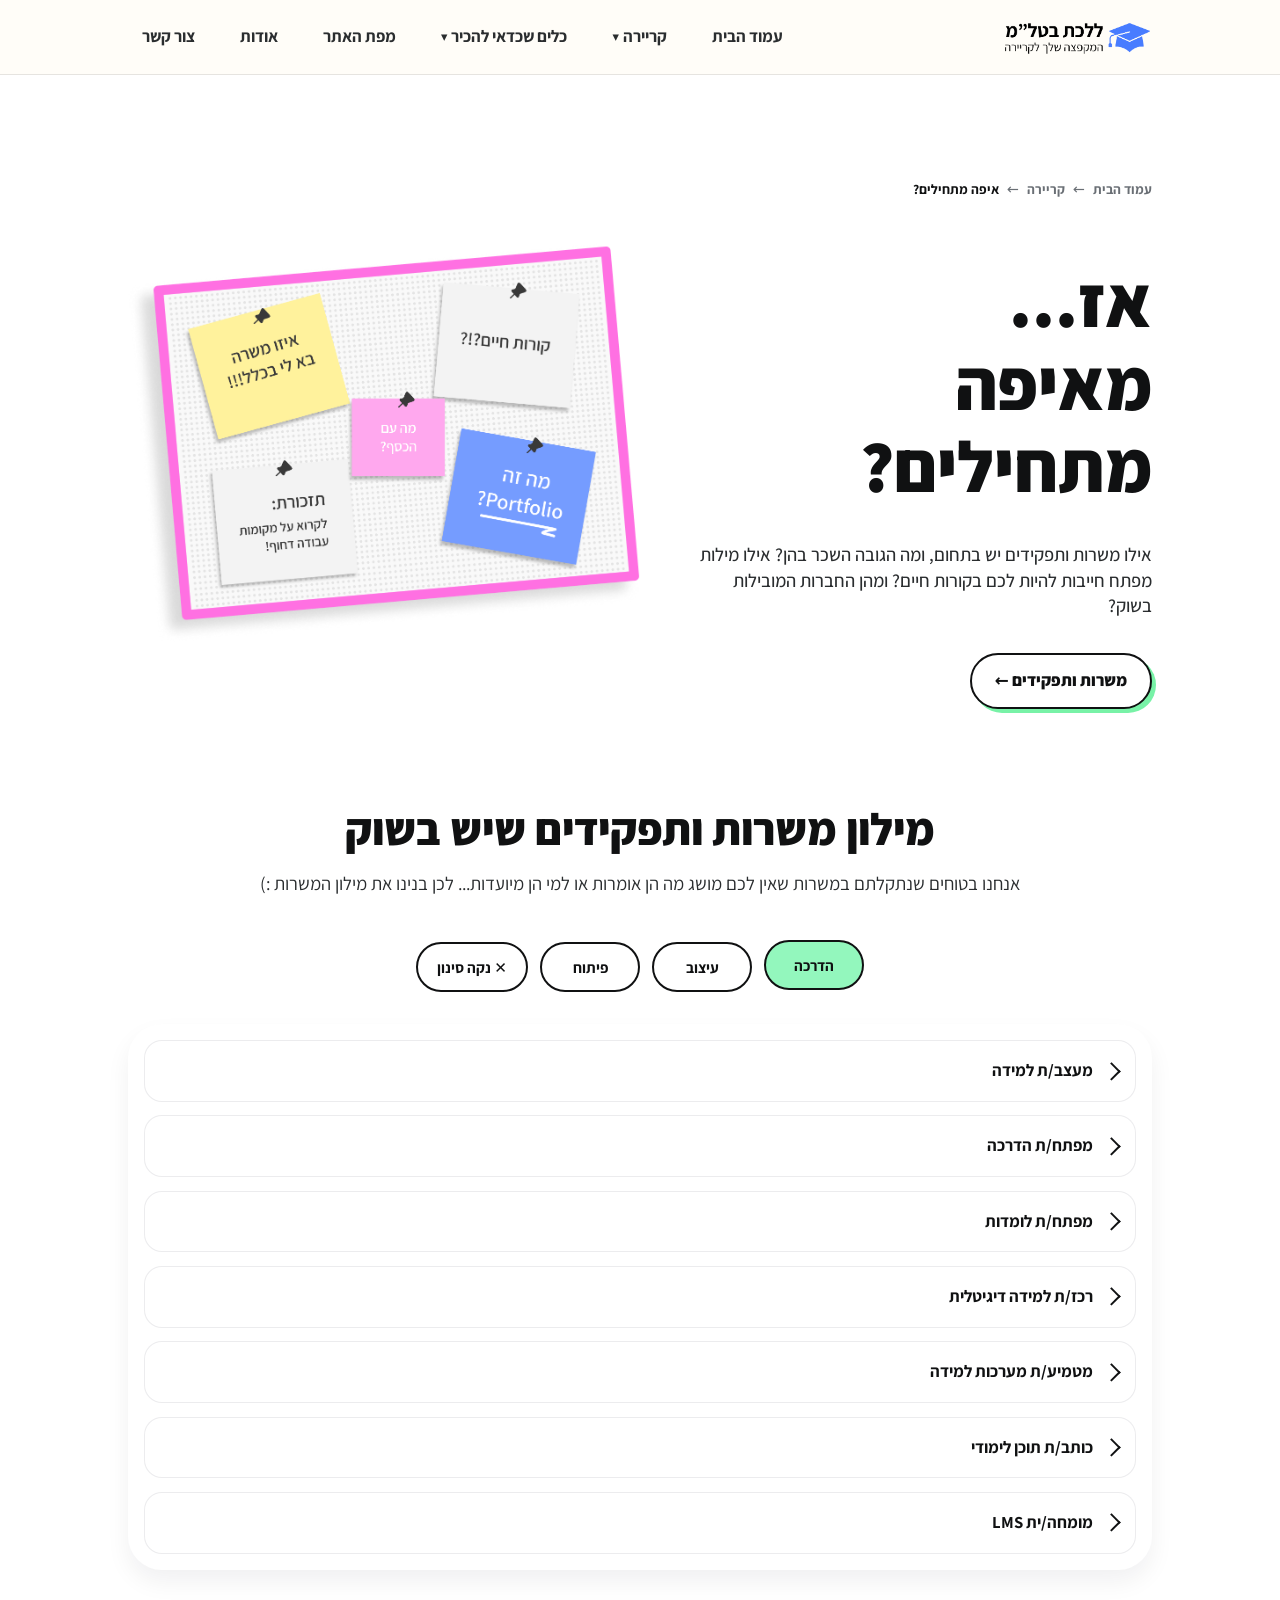
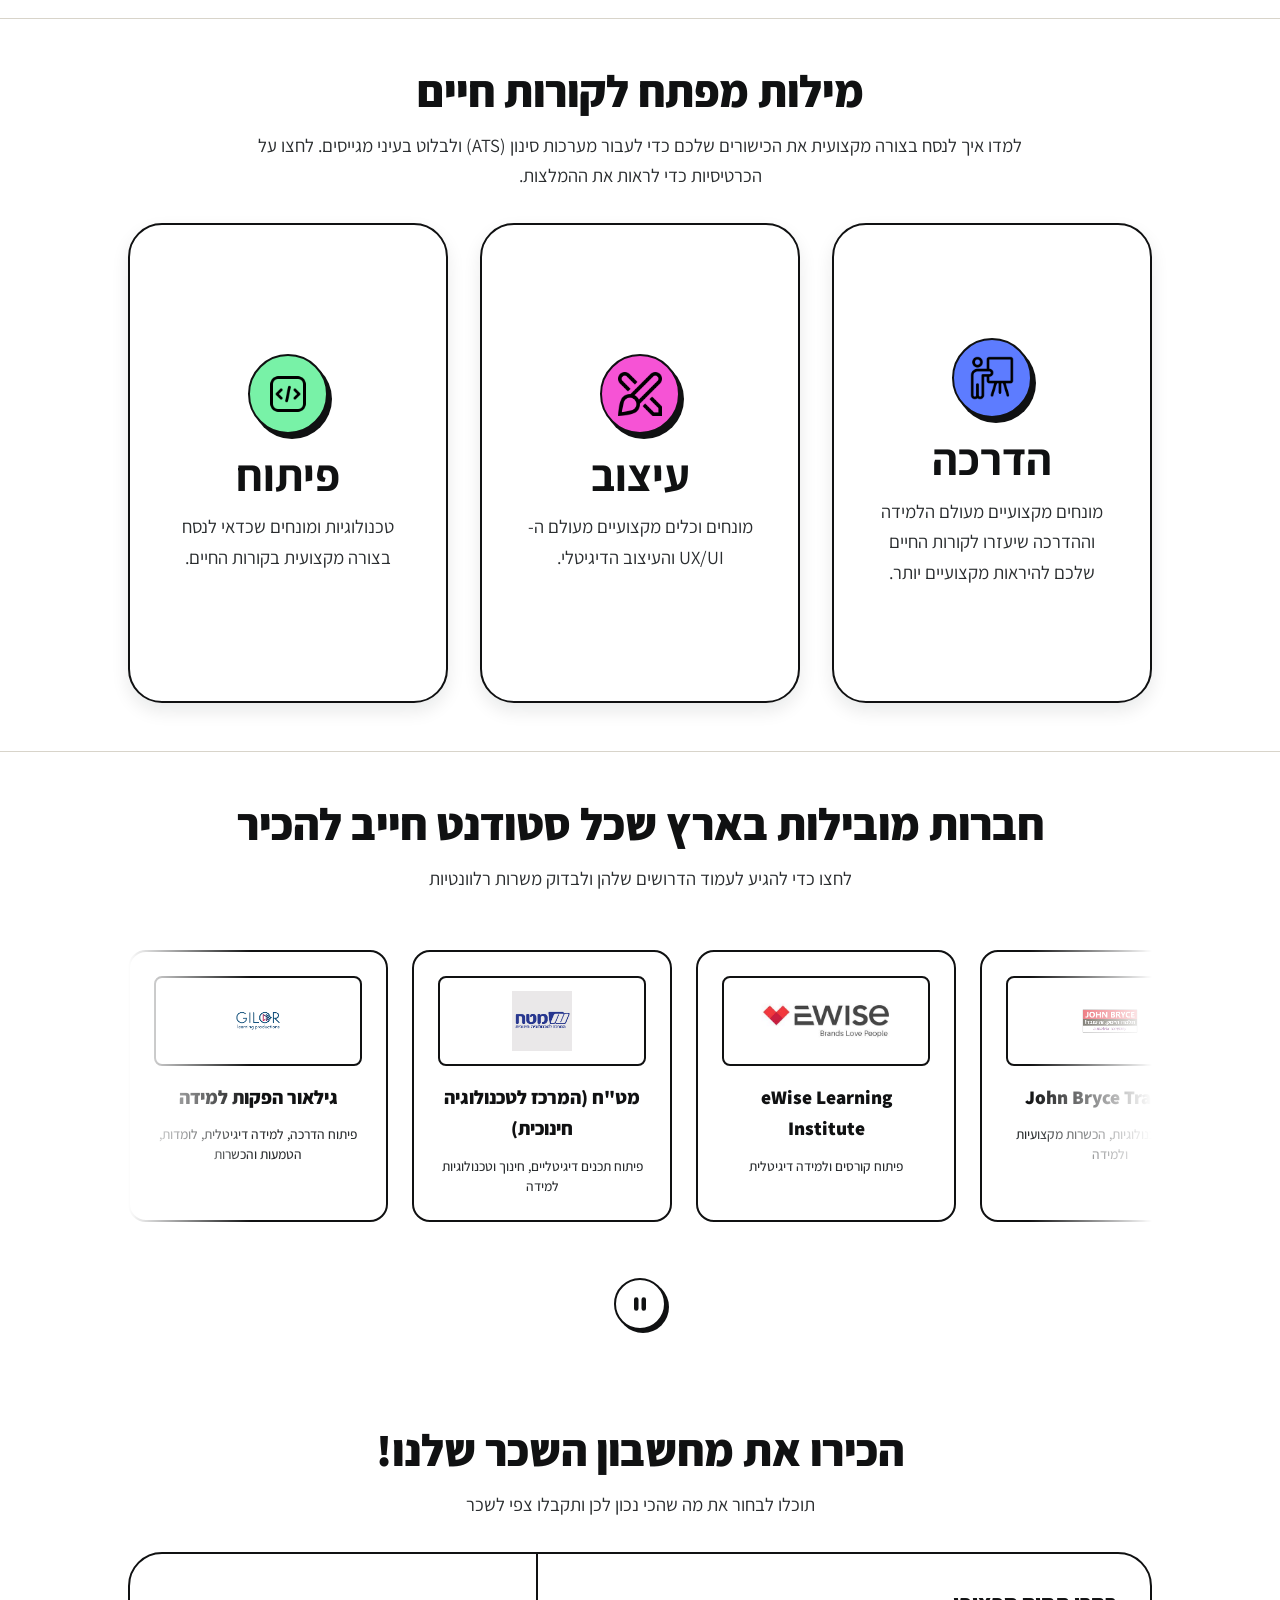
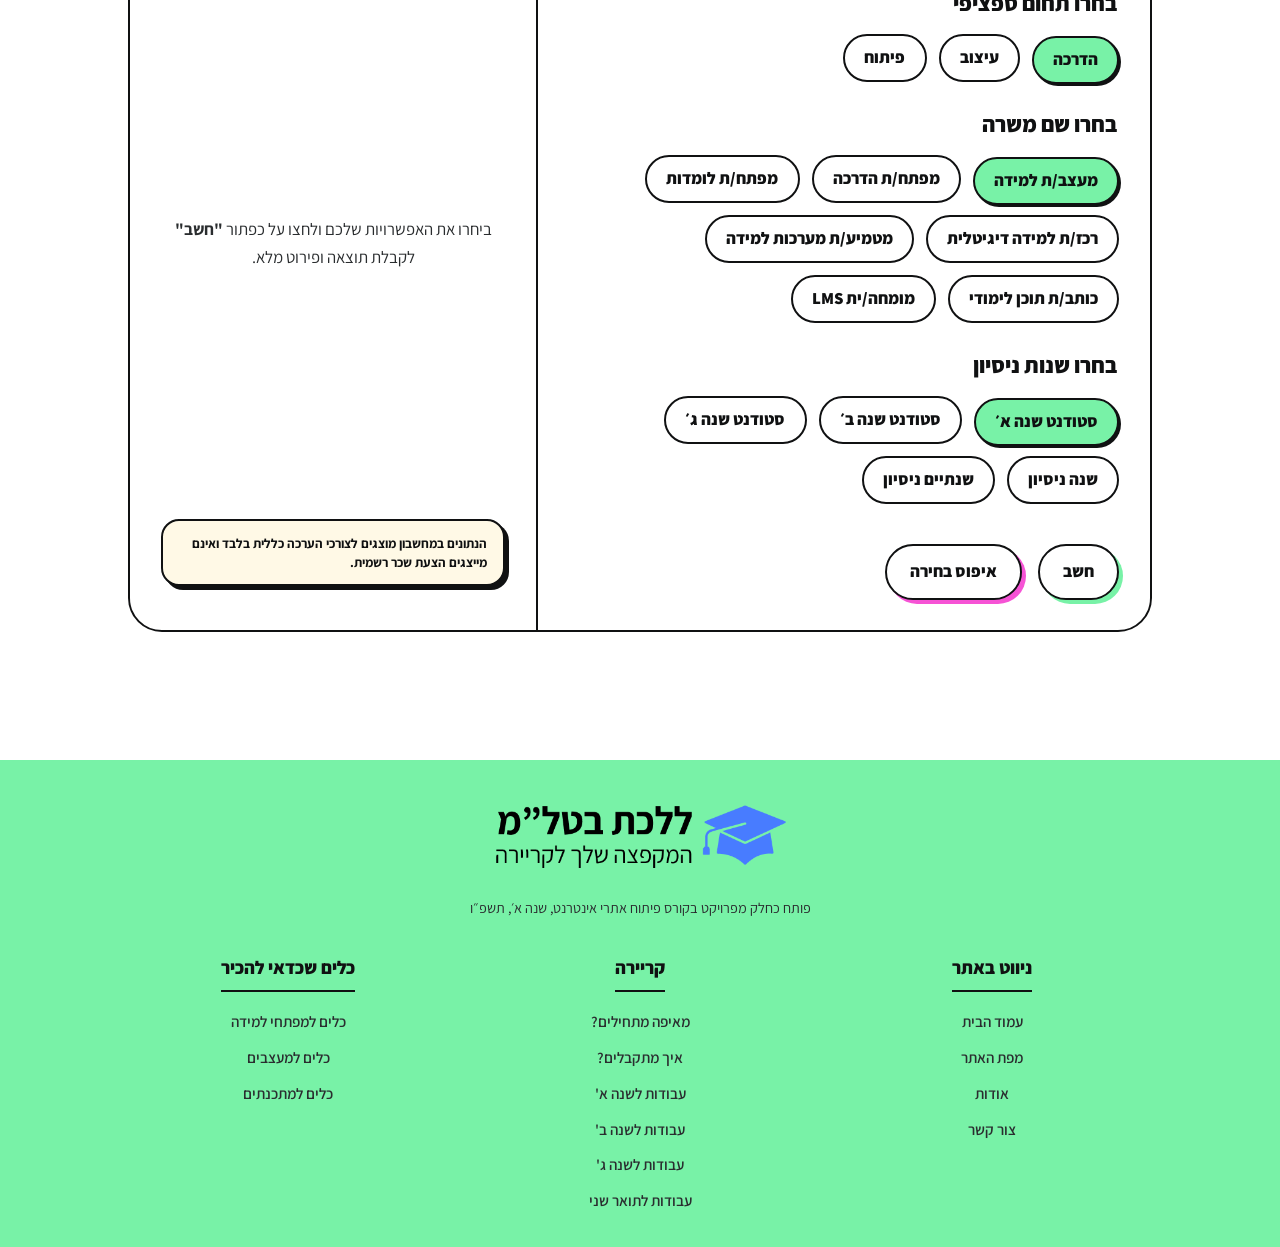
<file: where-to-start.html>
<!doctype html>
<html lang="he" dir="rtl">
  <head>
    <meta charset="utf-8" />
    <meta name="viewport" content="width=device-width, initial-scale=1" />
    <title>איפה מתחילים? | ללכת בטל"מ</title>
    <meta
      name="description"
      content="מדריך להתחלת חיפוש עבודה בטכנולוגיות למידה, מונחים, משרות, חברות ומחשבון שכר."
    />
    <link rel="icon" href="images/favicon.svg" type="image/svg+xml" />
    <link rel="stylesheet" href="css/styles.css" />
    <script src="js/main.js" defer></script>
  </head>
  <body>
    <a class="skip-link" href="#main">דלגו לתוכן המרכזי</a>
    <header class="site-header" data-site-header>
      <div class="container header-inner">
        <a class="brand" href="index.html" aria-label="ללכת בטל״ם - עמוד הבית">
          <img
            src="images/updated_logo.png"
            alt="לוגו האתר: ללכת בטל״ם - טכנולוגיות למידה, המקפצה שלך לקריירה"
            class="brand-logo"
          />
          <span class="sr-only">ללכת בטל״ם</span>
        </a>
        <button
          class="nav-toggle"
          type="button"
          aria-expanded="false"
          aria-controls="primary-nav"
        >
          <span class="nav-toggle-line" aria-hidden="true"></span>
          <span class="sr-only">פתיחת תפריט ניווט</span>
        </button>
        <nav class="primary-nav" id="primary-nav" aria-label="ניווט ראשי">
          <ul>
            <li><a href="index.html">עמוד הבית</a></li>

            <li class="nav-dropdown">
              <a
                href="#"
                class="dropdown-toggle"
                aria-expanded="false"
                aria-haspopup="true"
                >קריירה <span class="nav-arrow" aria-hidden="true">▾</span></a
              >
              <ul class="dropdown-menu">
                <li>
                  <a href="where-to-start.html" aria-current="page"
                    >איפה מתחילים?</a
                  >
                </li>
                <li><a href="how-to-be-accepted.html">איך מתקבלים?</a></li>
                <li><a href="404.html">עבודות לשנה א'</a></li>
                <li><a href="404.html">עבודות לשנה ב'</a></li>
                <li><a href="404.html">עבודות לשנה ג'</a></li>
                <li><a href="404.html">עבודות לתואר שני</a></li>
              </ul>
            </li>

            <li class="nav-dropdown">
              <a
                href="#"
                class="dropdown-toggle"
                aria-expanded="false"
                aria-haspopup="true"
                >כלים שכדאי להכיר
                <span class="nav-arrow" aria-hidden="true">▾</span></a
              >
              <ul class="dropdown-menu">
                <li><a href="404.html">כלים למפתחי למידה</a></li>
                <li><a href="404.html">כלים למעצבים</a></li>
                <li><a href="404.html">כלים למתכנתים</a></li>
              </ul>
            </li>

            <li><a href="sitemap.html">מפת האתר</a></li>
            <li><a href="about.html">אודות</a></li>
            <li><a href="contact.html">צור קשר</a></li>
          </ul>
        </nav>
      </div>
    </header>

    <main id="main">
      <section class="hero split-hero">
        <div class="container split-hero-grid">
          <div class="hero-copy">
            <nav class="breadcrumbs" aria-label="פירורי לחם">
              <ul>
                <li><a href="index.html">עמוד הבית</a></li>
                <li><a href="#">קריירה</a></li>
                <li>איפה מתחילים?</li>
              </ul>
            </nav>
            <h1>
              אז... <br />
              מאיפה מתחילים?
            </h1>
            <p class="hero-lead">
              אילו משרות ותפקידים יש בתחום, ומה הגובה השכר בהן? אילו מילות מפתח
              חייבות להיות לכם בקורות חיים? ומהן החברות המובילות בשוק?
            </p>
            <a href="#jobs-title" class="btn btn-primary">משרות ותפקידים ←</a>
          </div>

          <img
            src="images/visual_where_to_start.png"
            alt="ויזואל של לוח שעם עם פתקיות נעוצות עם שאלןת של סטודנטים כמו איזו משרה בא לי בכלל? מה עם הכסף? קורות חיים?!? תזכורת: לקרוא על מקומות עבודה דחוף! מה זה portfolio?"
            class="where-hero-visual"
          />
        </div>
      </section>

      <section class="section" aria-labelledby="jobs-title">
        <div class="container">
          <div class="section-heading">
            <h2 id="jobs-title">מילון משרות ותפקידים שיש בשוק</h2>
            <p>
              אנחנו בטוחים שנתקלתם במשרות שאין לכם מושג מה הן אומרות או למי הן
              מיועדות... לכן בנינו את מילון המשרות :)
            </p>
          </div>
          <div class="job-tabs" aria-label="משרות ותפקידים">
            <div
              class="job-tab-list"
              role="tablist"
              aria-label="קטגוריות משרות"
            >
              <button
                id="tab-training"
                type="button"
                class="job-tab is-active"
                role="tab"
                aria-selected="true"
                aria-controls="training"
                data-job-target="training"
              >
                הדרכה
              </button>
              <button
                id="tab-design"
                type="button"
                class="job-tab"
                role="tab"
                aria-selected="false"
                aria-controls="design"
                data-job-target="design"
              >
                עיצוב
              </button>
              <button
                id="tab-dev"
                type="button"
                class="job-tab"
                role="tab"
                aria-selected="false"
                aria-controls="dev"
                data-job-target="dev"
              >
                פיתוח
              </button>
              <button
                id="tab-clear"
                type="button"
                class="job-tab job-tab-clear"
                role="button"
                data-job-action="clear"
              >
                ✕ נקה סינון
              </button>
            </div>

            <div class="job-panels">
              <div
                id="training"
                class="job-panel"
                role="tabpanel"
                aria-labelledby="tab-training"
                data-job-panel
              >
                <details>
                  <summary>מעצב/ת למידה</summary>
                  <p>
                    מתכננים חוויות למידה דיגיטליות בצורה מעניינת, ברורה
                    ואפקטיבית.
                  </p>
                </details>
                <details>
                  <summary>מפתח/ת הדרכה</summary>
                  <p>
                    בונים תכני הדרכה, מצגות, קורסים וחומרי למידה לעובדים או
                    לסטודנטים.
                  </p>
                </details>
                <details>
                  <summary>מפתח/ת לומדות</summary>
                  <p>
                    מפתחים לומדות אינטראקטיביות באמצעות כלים דיגיטליים כמו
                    Storyline או Rise.
                  </p>
                </details>
                <details>
                  <summary>רכז/ת למידה דיגיטלית</summary>
                  <p>
                    מנהלים מערכות למידה דיגיטליות, מעלים תכנים ועוקבים אחרי
                    תהליכי למידה בארגון.
                  </p>
                </details>
                <details>
                  <summary>מטמיע/ת מערכות למידה</summary>
                  <p>
                    מלמדים עובדים להשתמש במערכות חדשות ומסייעים בהטמעה שלהן
                    בארגון.
                  </p>
                </details>
                <details>
                  <summary>כותב/ת תוכן לימודי</summary>
                  <p>
                    כותבים תכנים מקצועיים לקורסים, הדרכות ולומדות דיגיטליות.
                  </p>
                </details>
                <details>
                  <summary>מומחה/ית LMS</summary>
                  <p>
                    אחראים על ניהול ותפעול מערכות למידה כמו Moodle או Canvas.
                  </p>
                </details>
              </div>

              <div
                id="design"
                class="job-panel"
                role="tabpanel"
                aria-labelledby="tab-design"
                data-job-panel
                hidden
                aria-hidden="true"
              >
                <details>
                  <summary>מאפיין/ת מוצר (Product Designer)</summary>
                  <p>
                    אחראים על חוויית המשתמש והמראה של המוצר הדיגיטלי — מאפיון
                    המסכים ועד העיצוב הסופי, תוך חשיבה על צרכי המשתמש והמטרות
                    העסקיות.
                  </p>
                </details>
                <details>
                  <summary>מעצב/ת UX</summary>
                  <p>
                    חוקרים ומתכננים את חוויית המשתמש במוצר כדי להפוך אותה לנוחה,
                    ברורה ואינטואיטיבית יותר.
                  </p>
                </details>
                <details>
                  <summary>מעצב/ת UI</summary>
                  <p>
                    אחראים על העיצוב הוויזואלי של הממשק — צבעים, כפתורים,
                    טיפוגרפיה, אייקונים ושפה גרפית.
                  </p>
                </details>
                <details>
                  <summary>UX Writer</summary>
                  <p>
                    כותבים את הטקסטים שמופיעים בממשק — הודעות, כפתורים, שגיאות
                    והנחיות למשתמש.
                  </p>
                </details>
                <details>
                  <summary>חוקר/ת UX</summary>
                  <p>
                    מבצעים מחקרי משתמשים, ראיונות ובדיקות שימושיות כדי להבין איך
                    אנשים משתמשים במוצר.
                  </p>
                </details>
                <details>
                  <summary>מאפיין/ת אינטראקציה</summary>
                  <p>
                    מתכננים איך המשתמש זז ופועל בתוך המערכת — אנימציות, מעברים
                    והתנהגות המסכים.
                  </p>
                </details>
                <details>
                  <summary>מעצב/ת גרפי לדיגיטל</summary>
                  <p>
                    יוצרים חומרים גרפיים למוצרים דיגיטליים, רשתות חברתיות, אתרים
                    וקמפיינים.
                  </p>
                </details>
              </div>

              <div
                id="dev"
                class="job-panel"
                role="tabpanel"
                aria-labelledby="tab-dev"
                data-job-panel
                hidden
                aria-hidden="true"
              >
                <details>
                  <summary>Front-End Developer</summary>
                  <p>
                    מפתחים את הצד שהמשתמש רואה באתר או באפליקציה — מסכים,
                    כפתורים ואינטראקציות.
                  </p>
                </details>
                <details>
                  <summary>Back-End Developer</summary>
                  <p>
                    אחראים על הצד הטכנולוגי שמאחורי הקלעים — שרתים, בסיסי נתונים
                    ולוגיקה של המערכת.
                  </p>
                </details>
                <details>
                  <summary>Full Stack Developer</summary>
                  <p>משלבים עבודה גם על ה־Front-End וגם על ה־Back-End.</p>
                </details>
                <details>
                  <summary>Web Developer</summary>
                  <p>מפתחים ובונים אתרים ומערכות אינטרנט.</p>
                </details>
                <details>
                  <summary>JavaScript Developer</summary>
                  <p>
                    מתמחים בפיתוח באמצעות JavaScript ובבניית אינטראקציות דינמיות
                    באתר.
                  </p>
                </details>
                <details>
                  <summary>WordPress Developer</summary>
                  <p>
                    בונים ומעצבים אתרי WordPress ולעיתים גם מפתחים תוספים
                    ותבניות.
                  </p>
                </details>
                <details>
                  <summary>QA Tester</summary>
                  <p>
                    בודקים מערכות ואתרים כדי למצוא באגים ולוודא שהמוצר עובד
                    בצורה תקינה.
                  </p>
                </details>
                <details>
                  <summary>Technical Support</summary>
                  <p>
                    נותנים תמיכה טכנית למשתמשים ועוזרים בפתרון תקלות במערכות
                    דיגיטליות.
                  </p>
                </details>
              </div>
            </div>
          </div>
        </div>
      </section>

      <section
        class="section section-soft cv-keywords-section"
        id="cv-keywords"
        aria-labelledby="keywords-title"
      >
        <div class="container">
          <div class="section-heading">
            <h2 id="keywords-title">מילות מפתח לקורות חיים</h2>
            <p>
              למדו איך לנסח בצורה מקצועית את הכישורים שלכם כדי לעבור מערכות
              סינון (ATS) ולבלוט בעיני מגייסים. לחצו על הכרטיסיות כדי לראות את
              ההמלצות.
            </p>
          </div>

          <div class="keywords-grid">
            <!-- Card 1: הדרכה -->
            <div
              class="cv-flip-card"
              tabindex="0"
              role="button"
              aria-label="כרטיסיית הדרכה"
            >
              <div class="cv-flip-card-inner">
                <div class="cv-flip-card-front">
                  <div class="card-icon" aria-hidden="true">
                    <img
                      src="images/teacher_icon.png"
                      alt=""
                      style="width: 44px; height: 44px; object-fit: contain"
                    />
                  </div>
                  <h3>הדרכה</h3>
                  <p>
                    מונחים מקצועיים מעולם הלמידה וההדרכה שיעזרו לקורות החיים
                    שלכם להיראות מקצועיים יותר.
                  </p>
                </div>
                <div class="cv-flip-card-back">
                  <div class="back-header">
                    <h4>הדרכה</h4>
                    <img
                      src="images/teacher_icon.png"
                      alt=""
                      class="back-icon"
                      aria-hidden="true"
                      style="width: 24px; height: 24px; object-fit: contain"
                    />
                  </div>
                  <div class="comparison-list">
                    <div class="list-header" aria-hidden="true">
                      <span>פחות מקצועי</span>
                      <span>ניסוח מומלץ</span>
                    </div>
                    <ul class="comparison-items">
                      <li>
                        <span>ארטליין</span
                        ><span dir="ltr">Articulate Storyline</span>
                      </li>
                      <li>
                        <span>רייז</span><span dir="ltr">Articulate Rise</span>
                      </li>
                      <li>
                        <span>מודל אדי</span><span dir="ltr">ADDIE Model</span>
                      </li>
                      <li>
                        <span>מודל סאמי</span><span dir="ltr">SAM Model</span>
                      </li>
                      <li>
                        <span>מודל למידה</span
                        ><span dir="ltr">Instructional Model</span>
                      </li>
                      <li>
                        <span>לומדות</span
                        ><span dir="ltr">E-learning Development</span>
                      </li>
                      <li>
                        <span>תוכן לימודי</span
                        ><span dir="ltr">Learning Content</span>
                      </li>
                      <li>
                        <span>מצגות</span
                        ><span dir="ltr">Training Materials</span>
                      </li>
                      <li>
                        <span>מערכת למידה</span><span dir="ltr">LMS</span>
                      </li>
                      <li>
                        <span>מודל</span
                        ><span dir="ltr">Instructional Design</span>
                      </li>
                      <li>
                        <span>למידה מרחוק</span
                        ><span dir="ltr">Distance Learning</span>
                      </li>
                      <li>
                        <span>הטמעה</span
                        ><span dir="ltr">System Implementation</span>
                      </li>
                      <li>
                        <span>הדרכת עובדים</span
                        ><span dir="ltr">Training Facilitation</span>
                      </li>
                      <li>
                        <span>Moodle</span><span dir="ltr">Moodle LMS</span>
                      </li>
                      <li>
                        <span>Canvas</span><span dir="ltr">Canvas LMS</span>
                      </li>
                      <li>
                        <span>למידה דיגיטלית</span
                        ><span dir="ltr">Digital Learning</span>
                      </li>
                    </ul>
                  </div>
                </div>
              </div>
            </div>

            <!-- Card 2: עיצוב -->
            <div
              class="cv-flip-card"
              tabindex="0"
              role="button"
              aria-label="כרטיסיית עיצוב"
            >
              <div class="cv-flip-card-inner">
                <div class="cv-flip-card-front">
                  <div class="card-icon" aria-hidden="true">
                    <img
                      src="images/design_icon.png"
                      alt=""
                      style="width: 44px; height: 44px; object-fit: contain"
                    />
                  </div>
                  <h3>עיצוב</h3>
                  <p>מונחים וכלים מקצועיים מעולם ה-UX/UI והעיצוב הדיגיטלי.</p>
                </div>
                <div class="cv-flip-card-back">
                  <div class="back-header">
                    <h4>עיצוב</h4>
                    <img
                      src="images/design_icon.png"
                      alt=""
                      class="back-icon"
                      aria-hidden="true"
                      style="width: 24px; height: 24px; object-fit: contain"
                    />
                  </div>
                  <div class="comparison-list">
                    <div class="list-header" aria-hidden="true">
                      <span>פחות מקצועי</span>
                      <span>ניסוח מומלץ</span>
                    </div>
                    <ul class="comparison-items">
                      <li><span>פיגמה</span><span dir="ltr">Figma</span></li>
                      <li>
                        <span>פוטושופ</span
                        ><span dir="ltr">Adobe Photoshop</span>
                      </li>
                      <li>
                        <span>אילוסטרייטור</span
                        ><span dir="ltr">Adobe Illustrator</span>
                      </li>
                      <li><span>XD</span><span dir="ltr">Adobe XD</span></li>
                      <li><span>ux</span><span dir="ltr">UX</span></li>
                      <li><span>ui</span><span dir="ltr">UI</span></li>
                      <li>
                        <span>wireframes</span
                        ><span dir="ltr">Wireframing</span>
                      </li>
                      <li>
                        <span>אבטיפוס</span><span dir="ltr">Prototyping</span>
                      </li>
                      <li>
                        <span>מחקר</span><span dir="ltr">User Research</span>
                      </li>
                      <li>
                        <span>בדיקות משתמשים</span
                        ><span dir="ltr">Usability Testing</span>
                      </li>
                      <li>
                        <span>מסכים</span
                        ><span dir="ltr">Interface Design</span>
                      </li>
                      <li>
                        <span>עיצוב אפליקציות</span
                        ><span dir="ltr">Mobile UI Design</span>
                      </li>
                      <li>
                        <span>היררכיה</span
                        ><span dir="ltr">Visual Hierarchy</span>
                      </li>
                      <li>
                        <span>עיצוב רספונסיבי</span
                        ><span dir="ltr">Responsive Design</span>
                      </li>
                      <li>
                        <span>מערכת עיצוב</span
                        ><span dir="ltr">Design System</span>
                      </li>
                      <li>
                        <span>מסע משתמש</span
                        ><span dir="ltr">User Journey</span>
                      </li>
                    </ul>
                  </div>
                </div>
              </div>
            </div>

            <!-- Card 3: פיתוח -->
            <div
              class="cv-flip-card"
              tabindex="0"
              role="button"
              aria-label="כרטיסיית פיתוח"
            >
              <div class="cv-flip-card-inner">
                <div class="cv-flip-card-front">
                  <div class="card-icon" aria-hidden="true">
                    <img
                      src="images/coding_icon.png"
                      alt=""
                      style="width: 44px; height: 44px; object-fit: contain"
                    />
                  </div>
                  <h3>פיתוח</h3>
                  <p>
                    טכנולוגיות ומונחים שכדאי לנסח בצורה מקצועית בקורות החיים.
                  </p>
                </div>
                <div class="cv-flip-card-back">
                  <div class="back-header">
                    <h4>פיתוח</h4>
                    <img
                      src="images/coding_icon.png"
                      alt=""
                      class="back-icon"
                      aria-hidden="true"
                      style="width: 24px; height: 24px; object-fit: contain"
                    />
                  </div>
                  <div class="comparison-list">
                    <div class="list-header" aria-hidden="true">
                      <span>פחות מקצועי</span>
                      <span>ניסוח מומלץ</span>
                    </div>
                    <ul class="comparison-items">
                      <li><span>html</span><span dir="ltr">HTML</span></li>
                      <li><span>css</span><span dir="ltr">CSS</span></li>
                      <li>
                        <span>java script</span
                        ><span dir="ltr">JavaScript</span>
                      </li>
                      <li>
                        <span>react js</span><span dir="ltr">React.js</span>
                      </li>
                      <li>
                        <span>node js</span><span dir="ltr">Node.js</span>
                      </li>
                      <li>
                        <span>vs code</span
                        ><span dir="ltr">Visual Studio Code</span>
                      </li>
                      <li><span>git hub</span><span dir="ltr">GitHub</span></li>
                      <li>
                        <span>בניתי אתר</span
                        ><span dir="ltr">Developed a website</span>
                      </li>
                      <li>
                        <span>יודע לתכנת</span
                        ><span dir="ltr">Programming Skills</span>
                      </li>
                      <li>
                        <span>בדקתי באגים</span
                        ><span dir="ltr">QA Testing</span>
                      </li>
                      <li>
                        <span>מסדי נתונים</span
                        ><span dir="ltr">Database Management</span>
                      </li>
                      <li>
                        <span>עבדתי עם API</span
                        ><span dir="ltr">API Integration</span>
                      </li>
                    </ul>
                  </div>
                </div>
              </div>
            </div>
          </div>
        </div>
      </section>

      <section class="section" aria-labelledby="companies-title">
        <div class="container">
          <div class="section-heading">
            <h2 id="companies-title">
              חברות מובילות בארץ שכל סטודנט חייב להכיר
            </h2>
            <p>לחצו כדי להגיע לעמוד הדרושים שלהן ולבדוק משרות רלוונטיות</p>
          </div>
          <div
            class="companies-carousel-container"
            aria-label="קרוסלת חברות מובילות"
          >
            <div class="companies-carousel-track">
              <!-- Set 1 -->
              <div class="company-card">
                <a
                  href="https://gilorpro.co/job-list/"
                  target="_blank"
                  rel="noopener"
                  class="company-logo-link"
                  aria-label="מעבר לאתר גילאור הפקות למידה"
                >
                  <div class="company-logo-wrapper">
                    <img
                      src="images/logos/gilor-learning-production.png"
                      alt="לוגו גילאור הפקות למידה"
                      class="company-logo-img"
                    />
                  </div>
                </a>
                <h3 class="company-name">גילאור הפקות למידה</h3>
                <p class="company-info">
                  פיתוח הדרכה, למידה דיגיטלית, לומדות, הטמעות והכשרות
                </p>
              </div>
              <div class="company-card">
                <a
                  href="https://cet.ac.il/career/"
                  target="_blank"
                  rel="noopener"
                  class="company-logo-link"
                  aria-label="מעבר לאתר מטח (המרכז לטכנולוגיה חינוכית)"
                >
                  <div class="company-logo-wrapper">
                    <img
                      src="images/logos/metach.jpg"
                      alt="לוגו מטח"
                      class="company-logo-img"
                    />
                  </div>
                </a>
                <h3 class="company-name">מט"ח (המרכז לטכנולוגיה חינוכית)</h3>
                <p class="company-info">
                  פיתוח תכנים דיגיטליים, חינוך וטכנולוגיות למידה
                </p>
              </div>
              <div class="company-card">
                <a
                  href="https://www.ewise.co.il/about/come-be-part/"
                  target="_blank"
                  rel="noopener"
                  class="company-logo-link"
                  aria-label="מעבר לאתר eWise Learning Institute"
                >
                  <div class="company-logo-wrapper">
                    <img
                      src="images/logos/EWISE.jpeg"
                      alt="לוגו eWise"
                      class="company-logo-img"
                    />
                  </div>
                </a>
                <h3 class="company-name">eWise Learning Institute</h3>
                <p class="company-info">פיתוח קורסים ולמידה דיגיטלית</p>
              </div>
              <div class="company-card">
                <a
                  href="https://jobs.johnbryce.co.il/"
                  target="_blank"
                  rel="noopener"
                  class="company-logo-link"
                  aria-label="מעבר לאתר John Bryce Training"
                >
                  <div class="company-logo-wrapper">
                    <img
                      src="images/logos/John-Bryce-Training%20.png"
                      alt="לוגו John Bryce"
                      class="company-logo-img"
                    />
                  </div>
                </a>
                <h3 class="company-name">John Bryce Training</h3>
                <p class="company-info">
                  הדרכות טכנולוגיות, הכשרות מקצועיות ולמידה
                </p>
              </div>
              <div class="company-card">
                <a
                  href="https://monday.com/careers"
                  target="_blank"
                  rel="noopener"
                  class="company-logo-link"
                  aria-label="מעבר לאתר Monday.com"
                >
                  <div class="company-logo-wrapper">
                    <img
                      src="images/logos/MONDAY.png"
                      alt="לוגו Monday.com"
                      class="company-logo-img"
                    />
                  </div>
                </a>
                <h3 class="company-name">Monday.com</h3>
                <p class="company-info">
                  מגייסים לעיתים סטודנטים ותפקידי UX, מוצר, Customer Experience
                  והדרכה
                </p>
              </div>
              <div class="company-card">
                <a
                  href="https://careers.wix.com/positions"
                  target="_blank"
                  rel="noopener"
                  class="company-logo-link"
                  aria-label="מעבר לאתר Wix"
                >
                  <div class="company-logo-wrapper">
                    <img
                      src="images/logos/WIX.png"
                      alt="לוגו Wix"
                      class="company-logo-img"
                    />
                  </div>
                </a>
                <h3 class="company-name">Wix</h3>
                <p class="company-info">UX, מוצר, מחקר משתמשים, תוכן ופיתוח</p>
              </div>
              <div class="company-card">
                <a
                  href="https://www.playtika.com/he/careers/product/"
                  target="_blank"
                  rel="noopener"
                  class="company-logo-link"
                  aria-label="מעבר לאתר Playtika"
                >
                  <div class="company-logo-wrapper">
                    <img
                      src="images/logos/Playtika.png"
                      alt="לוגו Playtika"
                      class="company-logo-img"
                    />
                  </div>
                </a>
                <h3 class="company-name">Playtika</h3>
                <p class="company-info">
                  מוצר, UX, למידה פנים־ארגונית ותפקידי טכנולוגיה
                </p>
              </div>
              <div class="company-card">
                <a
                  href="https://jobs.amdocs.com/careers?start=0&location=israel&pid=563431013323825&sort_by=distance&filter_include_remote=1"
                  target="_blank"
                  rel="noopener"
                  class="company-logo-link"
                  aria-label="מעבר לאתר Amdocs"
                >
                  <div class="company-logo-wrapper">
                    <img
                      src="images/logos/Amdocs.jpeg"
                      alt="לוגו Amdocs"
                      class="company-logo-img"
                    />
                  </div>
                </a>
                <h3 class="company-name">Amdocs</h3>
                <p class="company-info">
                  משרות הדרכה, הטמעות, פיתוח ותפקידי למידה
                </p>
              </div>
              <div class="company-card">
                <a
                  href="https://careers.eladsoft.com/"
                  target="_blank"
                  rel="noopener"
                  class="company-logo-link"
                  aria-label="מעבר לאתר Elad Systems"
                >
                  <div class="company-logo-wrapper">
                    <img
                      src="images/logos/Elad-Systems%20.jpeg"
                      alt="לוגו Elad Systems"
                      class="company-logo-img"
                    />
                  </div>
                </a>
                <h3 class="company-name">Elad Systems</h3>
                <p class="company-info">מערכות מידע, הדרכה והטמעות</p>
              </div>
              <div class="company-card">
                <a
                  href="https://www.matrix.co.il/jobs/%D7%9E%D7%A9%D7%A8%D7%94/%D7%9E%D7%A4%D7%AA%D7%97-%D7%94%D7%93%D7%A8%D7%9B%D7%94%D7%9E%D7%93%D7%A8%D7%99%D7%9A/"
                  target="_blank"
                  rel="noopener"
                  class="company-logo-link"
                  aria-label="מעבר לאתר Matrix"
                >
                  <div class="company-logo-wrapper">
                    <img
                      src="images/logos/Matrix_logo.jpg"
                      alt="לוגו Matrix"
                      class="company-logo-img"
                    />
                  </div>
                </a>
                <h3 class="company-name">Matrix</h3>
                <p class="company-info">פיתוח, הדרכה, מערכות למידה והטמעות</p>
              </div>
              <div class="company-card">
                <a
                  href="https://careers.checkpoint.com/index.php?m=cpcareers&a=search"
                  target="_blank"
                  rel="noopener"
                  class="company-logo-link"
                  aria-label="מעבר לאתר Check Point"
                >
                  <div class="company-logo-wrapper">
                    <img
                      src="images/logos/Check-Point%20.jpeg"
                      alt="לוגו Check Point"
                      class="company-logo-img"
                    />
                  </div>
                </a>
                <h3 class="company-name">Check Point</h3>
                <p class="company-info">
                  פיתוח, UX, הדרכה פנים ארגונית ותפקידי מוצר
                </p>
              </div>

              <!-- Duplicated Set 1 for Infinite Scroll -->
              <div class="company-card">
                <a
                  href="https://gilorpro.co/job-list/"
                  target="_blank"
                  rel="noopener"
                  class="company-logo-link"
                  aria-label="מעבר לאתר גילאור הפקות למידה"
                >
                  <div class="company-logo-wrapper">
                    <img
                      src="images/logos/gilor-learning-production.png"
                      alt="לוגו גילאור הפקות למידה"
                      class="company-logo-img"
                    />
                  </div>
                </a>
                <h3 class="company-name">גילאור הפקות למידה</h3>
                <p class="company-info">
                  פיתוח הדרכה, למידה דיגיטלית, לומדות, הטמעות והכשרות
                </p>
              </div>
              <div class="company-card">
                <a
                  href="https://cet.ac.il/career/"
                  target="_blank"
                  rel="noopener"
                  class="company-logo-link"
                  aria-label="מעבר לאתר מטח (המרכז לטכנולוגיה חינוכיות)"
                >
                  <div class="company-logo-wrapper">
                    <img
                      src="images/logos/metach.jpg"
                      alt="לוגו מטח"
                      class="company-logo-img"
                    />
                  </div>
                </a>
                <h3 class="company-name">מט"ח (המרכז לטכנולוגיה חינוכית)</h3>
                <p class="company-info">
                  פיתוח תכנים דיגיטליים, חינוך וטכנולוגיות למידה
                </p>
              </div>
              <div class="company-card">
                <a
                  href="https://www.ewise.co.il/about/come-be-part/"
                  target="_blank"
                  rel="noopener"
                  class="company-logo-link"
                  aria-label="מעבר לאתר eWise Learning Institute"
                >
                  <div class="company-logo-wrapper">
                    <img
                      src="images/logos/EWISE.jpeg"
                      alt="לוגו eWise"
                      class="company-logo-img"
                    />
                  </div>
                </a>
                <h3 class="company-name">eWise Learning Institute</h3>
                <p class="company-info">פיתוח קורסים ולמידה דיגיטלית</p>
              </div>
              <div class="company-card">
                <a
                  href="https://jobs.johnbryce.co.il/"
                  target="_blank"
                  rel="noopener"
                  class="company-logo-link"
                  aria-label="מעבר לאתר John Bryce Training"
                >
                  <div class="company-logo-wrapper">
                    <img
                      src="images/logos/John-Bryce-Training%20.png"
                      alt="לוגו John Bryce"
                      class="company-logo-img"
                    />
                  </div>
                </a>
                <h3 class="company-name">John Bryce Training</h3>
                <p class="company-info">
                  הדרכות טכנולוגיות, הכשרות מקצועיות ולמידה
                </p>
              </div>
              <div class="company-card">
                <a
                  href="https://monday.com/careers"
                  target="_blank"
                  rel="noopener"
                  class="company-logo-link"
                  aria-label="מעבר לאתר Monday.com"
                >
                  <div class="company-logo-wrapper">
                    <img
                      src="images/logos/MONDAY.png"
                      alt="לוגו Monday.com"
                      class="company-logo-img"
                    />
                  </div>
                </a>
                <h3 class="company-name">Monday.com</h3>
                <p class="company-info">
                  מגייסים לעיתים סטודנטים ותפקידי UX, מוצר, Customer Experience
                  והדרכה
                </p>
              </div>
              <div class="company-card">
                <a
                  href="https://careers.wix.com/positions"
                  target="_blank"
                  rel="noopener"
                  class="company-logo-link"
                  aria-label="מעבר לאתר Wix"
                >
                  <div class="company-logo-wrapper">
                    <img
                      src="images/logos/WIX.png"
                      alt="לוגו Wix"
                      class="company-logo-img"
                    />
                  </div>
                </a>
                <h3 class="company-name">Wix</h3>
                <p class="company-info">UX, מוצר, מחקר משתמשים, תוכן ופיתוח</p>
              </div>
              <div class="company-card">
                <a
                  href="https://www.playtika.com/he/careers/product/"
                  target="_blank"
                  rel="noopener"
                  class="company-logo-link"
                  aria-label="מעבר לאתר Playtika"
                >
                  <div class="company-logo-wrapper">
                    <img
                      src="images/logos/Playtika.png"
                      alt="לוגו Playtika"
                      class="company-logo-img"
                    />
                  </div>
                </a>
                <h3 class="company-name">Playtika</h3>
                <p class="company-info">
                  מוצר, UX, למידה פנים־ארגונית ותפקידי טכנולוגיה
                </p>
              </div>
              <div class="company-card">
                <a
                  href="https://jobs.amdocs.com/careers?start=0&location=israel&pid=563431013323825&sort_by=distance&filter_include_remote=1"
                  target="_blank"
                  rel="noopener"
                  class="company-logo-link"
                  aria-label="מעבר לאתר Amdocs"
                >
                  <div class="company-logo-wrapper">
                    <img
                      src="images/logos/Amdocs.jpeg"
                      alt="לוגו Amdocs"
                      class="company-logo-img"
                    />
                  </div>
                </a>
                <h3 class="company-name">Amdocs</h3>
                <p class="company-info">
                  משרות הדרכה, הטמעות, פיתוח ותפקידי למידה
                </p>
              </div>
              <div class="company-card">
                <a
                  href="https://careers.eladsoft.com/"
                  target="_blank"
                  rel="noopener"
                  class="company-logo-link"
                  aria-label="מעבר לאתר Elad Systems"
                >
                  <div class="company-logo-wrapper">
                    <img
                      src="images/logos/Elad-Systems%20.jpeg"
                      alt="לוגו Elad Systems"
                      class="company-logo-img"
                    />
                  </div>
                </a>
                <h3 class="company-name">Elad Systems</h3>
                <p class="company-info">מערכות מידע, הדרכה והטמעות</p>
              </div>
              <div class="company-card">
                <a
                  href="https://www.matrix.co.il/jobs/%D7%9E%D7%A9%D7%A8%D7%94/%D7%9E%D7%A4%D7%AA%D7%97-%D7%94%D7%93%D7%A8%D7%9B%D7%94%D7%9E%D7%93%D7%A8%D7%99%D7%9A/"
                  target="_blank"
                  rel="noopener"
                  class="company-logo-link"
                  aria-label="מעבר לאתר Matrix"
                >
                  <div class="company-logo-wrapper">
                    <img
                      src="images/logos/Matrix_logo.jpg"
                      alt="לוגו Matrix"
                      class="company-logo-img"
                    />
                  </div>
                </a>
                <h3 class="company-name">Matrix</h3>
                <p class="company-info">פיתוח, הדרכה, מערכות למידה והטמעות</p>
              </div>
              <div class="company-card">
                <a
                  href="https://careers.checkpoint.com/index.php?m=cpcareers&a=search"
                  target="_blank"
                  rel="noopener"
                  class="company-logo-link"
                  aria-label="מעבר לאתר Check Point"
                >
                  <div class="company-logo-wrapper">
                    <img
                      src="images/logos/Check-Point%20.jpeg"
                      alt="לוגו Check Point"
                      class="company-logo-img"
                    />
                  </div>
                </a>
                <h3 class="company-name">Check Point</h3>
                <p class="company-info">
                  פיתוח, UX, הדרכה פנים ארגונית ותפקידי מוצר
                </p>
              </div>
            </div>
          </div>
          <div class="carousel-controls" aria-label="פקדי קרוסלה">
            <button
              type="button"
              class="carousel-control-btn"
              data-carousel-toggle
              aria-label="עצור תנועת קרוסלה"
              aria-pressed="false"
            >
              <!-- Pause Icon (shown when playing) -->
              <svg
                class="icon-pause bi bi-pause-fill"
                xmlns="http://www.w3.org/2000/svg"
                viewBox="0 0 16 16"
                fill="currentColor"
                width="24"
                height="24"
              >
                <path d="M5.5 3.5A1.5 1.5 0 0 1 7 5v6a1.5 1.5 0 0 1-3 0V5a1.5 1.5 0 0 1 1.5-1.5zm5 0A1.5 1.5 0 0 1 12 5v6a1.5 1.5 0 0 1-3 0V5a1.5 1.5 0 0 1 1.5-1.5z"/>
              </svg>
              <!-- Play Icon (shown when paused) -->
              <svg
                class="icon-play bi bi-play-fill"
                xmlns="http://www.w3.org/2000/svg"
                viewBox="0 0 16 16"
                fill="currentColor"
                width="24"
                height="24"
              >
                <path d="m11.596 8.697-6.363 3.692c-.54.313-1.233-.066-1.233-.697V4.308c0-.63.692-1.01 1.233-.696l6.363 3.692a.802.802 0 0 1 0 1.393z"/>
              </svg>
            </button>
          </div>
        </div>
      </section>

      <section class="section" aria-labelledby="salary-title">
        <div class="container">
          <div class="section-heading">
            <h2 id="salary-title">הכירו את מחשבון השכר שלנו!</h2>
            <p>תוכלו לבחור את מה שהכי נכון לכן ותקבלו צפי לשכר</p>
          </div>
          <div class="calculator" data-salary-calculator>
            <form class="calculator-options">
              <fieldset>
                <legend>בחרו תחום ספציפי</legend>
                <label
                  ><input
                    type="radio"
                    name="field"
                    value="training"
                    checked
                  />הדרכה</label
                >
                <label
                  ><input
                    type="radio"
                    name="field"
                    value="design"
                  />עיצוב</label
                >
                <label
                  ><input type="radio" name="field" value="dev" />פיתוח</label
                >
              </fieldset>
              <fieldset>
                <legend>בחרו שם משרה</legend>
                <!-- Training roles -->
                <label data-role-group="training"
                  ><input
                    type="radio"
                    name="role"
                    value="training_role_1"
                    checked
                  />מעצב/ת למידה</label
                >
                <label data-role-group="training"
                  ><input
                    type="radio"
                    name="role"
                    value="training_role_2"
                  />מפתח/ת הדרכה</label
                >
                <label data-role-group="training"
                  ><input
                    type="radio"
                    name="role"
                    value="training_role_3"
                  />מפתח/ת לומדות</label
                >
                <label data-role-group="training"
                  ><input
                    type="radio"
                    name="role"
                    value="training_role_4"
                  />רכז/ת למידה דיגיטלית</label
                >
                <label data-role-group="training"
                  ><input
                    type="radio"
                    name="role"
                    value="training_role_5"
                  />מטמיע/ת מערכות למידה</label
                >
                <label data-role-group="training"
                  ><input
                    type="radio"
                    name="role"
                    value="training_role_6"
                  />כותב/ת תוכן לימודי</label
                >
                <label data-role-group="training"
                  ><input
                    type="radio"
                    name="role"
                    value="training_role_7"
                  />מומחה/ית LMS</label
                >

                <!-- Design roles -->
                <label data-role-group="design" hidden
                  ><input
                    type="radio"
                    name="role"
                    value="design_role_1"
                  />Product Designer</label
                >
                <label data-role-group="design" hidden
                  ><input type="radio" name="role" value="design_role_2" />UX
                  Designer</label
                >
                <label data-role-group="design" hidden
                  ><input type="radio" name="role" value="design_role_3" />UI
                  Designer</label
                >
                <label data-role-group="design" hidden
                  ><input type="radio" name="role" value="design_role_4" />UX
                  Writer</label
                >
                <label data-role-group="design" hidden
                  ><input type="radio" name="role" value="design_role_5" />UX
                  Researcher</label
                >
                <label data-role-group="design" hidden
                  ><input
                    type="radio"
                    name="role"
                    value="design_role_6"
                  />מאפיין/ת אינטראקציה</label
                >
                <label data-role-group="design" hidden
                  ><input
                    type="radio"
                    name="role"
                    value="design_role_7"
                  />מעצב/ת גרפי לדיגיטל</label
                >

                <!-- Dev roles -->
                <label data-role-group="dev" hidden
                  ><input
                    type="radio"
                    name="role"
                    value="dev_role_1"
                  />Front-End Developer</label
                >
                <label data-role-group="dev" hidden
                  ><input type="radio" name="role" value="dev_role_2" />Back-End
                  Developer</label
                >
                <label data-role-group="dev" hidden
                  ><input type="radio" name="role" value="dev_role_3" />Full
                  Stack Developer</label
                >
                <label data-role-group="dev" hidden
                  ><input type="radio" name="role" value="dev_role_4" />Web
                  Developer</label
                >
                <label data-role-group="dev" hidden
                  ><input
                    type="radio"
                    name="role"
                    value="dev_role_5"
                  />JavaScript Developer</label
                >
                <label data-role-group="dev" hidden
                  ><input
                    type="radio"
                    name="role"
                    value="dev_role_6"
                  />WordPress Developer</label
                >
                <label data-role-group="dev" hidden
                  ><input type="radio" name="role" value="dev_role_7" />QA
                  Tester</label
                >
                <label data-role-group="dev" hidden
                  ><input
                    type="radio"
                    name="role"
                    value="dev_role_8"
                  />Technical Support</label
                >
              </fieldset>
              <fieldset>
                <legend>בחרו שנות ניסיון</legend>
                <label
                  ><input
                    type="radio"
                    name="experience"
                    value="student_1"
                    checked
                  />סטודנט שנה א׳</label
                >
                <label
                  ><input
                    type="radio"
                    name="experience"
                    value="student_2"
                  />סטודנט שנה ב׳</label
                >
                <label
                  ><input
                    type="radio"
                    name="experience"
                    value="student_3"
                  />סטודנט שנה ג׳</label
                >
                <label
                  ><input type="radio" name="experience" value="exp_1" />שנה
                  ניסיון</label
                >
                <label
                  ><input type="radio" name="experience" value="exp_2" />שנתיים
                  ניסיון</label
                >
              </fieldset>
              <div class="calculator-actions">
                <button
                  type="button"
                  class="btn btn-primary"
                  data-calculate-btn
                >
                  חשב
                </button>
                <button type="button" class="btn btn-secondary" data-reset-btn>
                  איפוס בחירה
                </button>
              </div>
            </form>
            <aside class="salary-result" aria-live="polite">
              <div class="result-placeholder" data-result-placeholder>
                <p>
                  ביחרו את האפשרויות שלכם ולחצו על כפתור
                  <strong>"חשב"</strong> לקבלת תוצאה ופירוט מלא.
                </p>
              </div>

              <div class="result-content" data-result-content hidden>
                <p class="result-lead-text">לפי הפרטים שהזנתם:</p>
                <div class="salary-highlight-wrap">
                  <strong data-salary-output>5,500–6,500 ש״ח</strong>
                </div>
                <span class="salary-subtext">טווח משוער לחודש במשרה מלאה</span>

                <div class="result-custom-info">
                  <h4 class="custom-info-title">לפי הבחירות שלכם...</h4>
                  <p class="custom-info-desc" data-salary-desc></p>

                  <div class="salary-tip-box">
                    <h5 class="tip-box-title">טיפ לשיפור השכר</h5>
                    <p class="tip-box-text">
                      תיק עבודות פעיל, פרופיל LinkedIn מסודר וניסיון בפרויקטים
                      מהלימודים יכולים לעזור לכם להתבלט מול מועמדים אחרים
                      ולהגדיל את סיכויי הקבלה שלכם.
                    </p>
                  </div>

                  <div class="companies-box">
                    <h5 class="companies-box-title">
                      חברות שיכולות להתאים לכם
                    </h5>
                    <div class="companies-tags" data-companies-list>
                      <!-- populated dynamically -->
                    </div>
                  </div>
                </div>
              </div>

              <p class="salary-disclaimer">
                הנתונים במחשבון מוצגים לצורכי הערכה כללית בלבד ואינם מייצגים
                הצעת שכר רשמית.
              </p>
            </aside>
          </div>
        </div>
      </section>
    </main>

    <footer class="site-footer">
      <div class="container footer-inner">
        <div class="footer-bottom">
          <a class="brand footer-brand" href="index.html">
            <img
              src="images/updated_logo.png"
              alt="לוגו האתר: ללכת בטל״ם - טכנולוגיות למידה, המקפצה שלך לקריירה"
              class="footer-logo"
            />
            <span class="sr-only">ללכת בטל״מ</span>
          </a>
          <p>פותח כחלק מפרויקט בקורס פיתוח אתרי אינטרנט, שנה א׳, תשפ״ו</p>
        </div>

        <div class="footer-sitemap-grid">
          <div class="footer-column">
            <h4>ניווט באתר</h4>
            <ul>
              <li><a href="index.html">עמוד הבית</a></li>
              <li><a href="sitemap.html">מפת האתר</a></li>
              <li><a href="about.html">אודות</a></li>
              <li><a href="contact.html">צור קשר</a></li>
            </ul>
          </div>
          <div class="footer-column">
            <h4>קריירה</h4>
            <ul>
              <li><a href="where-to-start.html">מאיפה מתחילים?</a></li>
              <li><a href="how-to-be-accepted.html">איך מתקבלים?</a></li>
              <li><a href="404.html">עבודות לשנה א'</a></li>
              <li><a href="404.html">עבודות לשנה ב'</a></li>
              <li><a href="404.html">עבודות לשנה ג'</a></li>
              <li><a href="404.html">עבודות לתואר שני</a></li>
            </ul>
          </div>
          <div class="footer-column">
            <h4>כלים שכדאי להכיר</h4>
            <ul>
              <li><a href="404.html">כלים למפתחי למידה</a></li>
              <li><a href="404.html">כלים למעצבים</a></li>
              <li><a href="404.html">כלים למתכנתים</a></li>
            </ul>
          </div>
        </div>
      </div>
    </footer>
  </body>
</html>
</file>
<file: css/styles.css>
@import url("https://fonts.googleapis.com/css2?family=Assistant:wght@300;400;500;600;700;800&display=swap");

/* ==========================================================================
   הגדרת משתנים גלובליים (משתני CSS)
   ========================================================================== */
:root {
  /* צבעי רקע סמנטיים (משמשים להפרדה והכנה נוחה למצב כהה או מצב כהה בעתיד) */
  --color-bg: #ffffff;       /* צבע הרקע הראשי של דפי האתר */
  --color-surface: #ffffff;  /* צבע הרקע של רכיבים וכרטיסיות (למשל כרטיסיות מילון משרות) */
  --color-soft: #ffffff;     /* צבע רקע עדין משני */
  --color-muted: #ffffff;    /* צבע רקע מוחלש לתיבות ומידע משני */

  /* צבעי טקסט ודיו */
  --color-ink: #101112;      /* צבע כהה עיקרי לטקסט וכותרות (סגנון ניאו-ברוטליסטי) */
  --color-text: #2a2d2f;     /* צבע טקסט רץ (קריא ורך יותר) */
  --color-subtle: #6a6f75;   /* צבע טקסט משני עדין */
  --color-border: #d8d4ca;   /* צבע גבולות ברירת מחדל */

  /* צבעי מותג וצבעים אינטראקטיביים */
  --color-primary: #78f2a7;         /* צבע ירוק ראשי (משמש לריחוף, כפתורים פעילים והדגשות) */
  --color-primary-strong: #43dc80;  /* צבע ירוק כהה וחזק יותר */
  --color-blue: #5d7cff;            /* צבע כחול ראשי */
  --color-forum-blue: #4067FB;      /* צבע כחול לפורומים */
  --color-footer-bg: #7DFFB5;       /* צבע רקע ירוק לחלק התחתון (תחתית האתר) */
  --color-pink: #F653D5;            /* צבע ורוד מודגש */
  --color-blue-soft: rgba(93, 124, 255, 0.35); /* צבע כחול שקוף למחצה */
  --space-1: 0.5rem;
  --space-2: 0.75rem;
  --space-3: 1rem;
  --space-4: 1.5rem;
  --space-5: 2rem;
  --space-6: 3rem;
  --space-7: 5rem;
  --font-main: "Assistant", system-ui, -apple-system, BlinkMacSystemFont, "Segoe UI", sans-serif;
  --radius-sm: 8px;
  --radius-md: 18px;
  --radius-lg: 34px;
  --radius-pill: 999px;
  --shadow-sm: 0 8px 18px rgba(16, 17, 18, 0.09);
  --shadow-md: 8px 12px 0 rgba(16, 17, 18, 0.94), 0 16px 28px rgba(16, 17, 18, 0.16);
  --shadow-soft: 0 24px 60px rgba(16, 17, 18, 0.12);
  --transition: 180ms ease;
  --container: 1180px;
  --text-base: 1.05rem;
  --text-sub: clamp(1.1rem, 1.45vw, 1.35rem);
  --text-card-title: clamp(1.35rem, 1.75vw, 1.7rem);
  --text-section-title: clamp(2rem, 3.5vw, 3.35rem);
  --text-page-title: clamp(2.8rem, 5.6vw, 5rem);
}
/* בודק ל האלמנטים בדף ישארו באותו גודל */
*,
*::before,
*::after {
  box-sizing: border-box;
}
[hidden],
.project-card[hidden],
.result-content[hidden],
.result-placeholder[hidden],
.calculator-options label[hidden] {
  display: none;
}
html {
  scroll-behavior: smooth;
}
body {
  margin: 0;
  direction: rtl;
  font-family: var(--font-main);
  color: var(--color-text);
  background: var(--color-bg);
  font-size: var(--text-base);
  line-height: 1.65;
  overflow-x: hidden;
}
img {
  display: block;
  max-width: 100%;
  height: auto;
}
a {
  color: inherit;
  text-decoration: none;
}
button,
input,
select,
textarea {
  font: inherit;
}
button {
  cursor: pointer;
}
:focus-visible {
  outline: 4px solid var(--color-blue);
  outline-offset: 4px;
  border-radius: var(--radius-sm);
}
::selection {
  color: var(--color-ink);
  background: var(--color-primary);
}
.container {
  width: min(80%, var(--container));
  margin-inline: auto;
}
.sr-only {
  position: absolute;
  width: 1px;
  height: 1px;
  padding: 0;
  margin: 0;
  overflow: hidden;
  clip: rect(0, 0, 0, 0);
  white-space: nowrap;
  border: 0;
}
.skip-link {
  position: fixed;
  bottom: 100%;
  inset-inline-start: 1rem;
  z-index: 100;
  padding: 0.65rem 1rem;
  border: 2px solid var(--color-ink);
  border-radius: var(--radius-pill);
  background: var(--color-primary);
  color: var(--color-ink);
  font-weight: 800;
  transition: transform var(--transition);
}
.skip-link:focus {
  transform: translateY(calc(100% + 1rem));
}
.site-header {
  position: sticky;
  inset-block-start: 0;
  z-index: 50;
  background: rgba(255, 253, 247, 0.88);
  border-block-end: 1px solid rgba(16, 17, 18, 0.1);
  backdrop-filter: blur(18px);
}
.header-inner {
  min-height: 74px;
  display: flex;
  align-items: center;
  justify-content: space-between;
  gap: var(--space-4);
}
.brand {
  display: inline-flex;
  align-items: center;
  gap: 0.7rem;
  color: var(--color-ink);
  font-size: 1.18rem;
  font-weight: 800;
  white-space: nowrap;
}

.brand-logo {
  display: block;
  width: 150px;
  height: 64px;
  object-fit: contain;
}
.footer-logo {
  display: block;
  width: 300px;
  height: 100px;
  object-fit: contain;

}
.primary-nav > ul {
  display: flex;
  align-items: center;
  gap: clamp(0.65rem, 1.4vw, 1.4rem);
  margin: 0;
  padding: 0;
  list-style: none;
}

.primary-nav > ul > li > a {
  display: inline-flex;
  align-items: center;
  min-height: 44px;
  padding: 0.35rem 0.85rem;
  border-radius: var(--radius-pill);
  color: var(--color-text);
  font-weight: 700;
  position: relative;
  bottom: 0;
  transition: color var(--transition), background var(--transition), bottom var(--transition);
}
.primary-nav > ul > li > a:hover,
.primary-nav > ul > li > a:focus-visible,
.primary-nav > ul > li > a[aria-current="page"] {
  color: var(--color-ink);
  background: var(--color-primary);
}
.primary-nav > ul > li > a:hover {
  bottom: 2px;
}
/* סגנונות תפריט ניווט נפתח (תפריט נפתח) */
.nav-dropdown {
  position: relative;
}
/* עיצוב חץ חיווי לתפריט נפתח */
.nav-arrow {
  margin-inline-start: 4px;
  font-size: 0.8rem;
  transition: transform var(--transition);
  display: inline-block;
}
.nav-dropdown:hover .nav-arrow,
.nav-dropdown.is-open .nav-arrow {
  transform: rotate(180deg);
}
/* תפריט נפתח למסכי דסקטופ */

/* תפריט נפתח למובייל (מוטמע בזרימה האנכית) */
@keyframes navFadeIn {
  from {
    opacity: 0;
    transform: translateY(5px);
  }
  to {
    opacity: 1;
    transform: translateY(0);
  }
}
.nav-toggle {
  display: none;
  width: 48px;
  height: 48px;
  border: 2px solid var(--color-ink);
  border-radius: 50%;
  background: var(--color-surface);
}
.nav-toggle-line,
.nav-toggle-line::before,
.nav-toggle-line::after {
  display: block;
  width: 22px;
  height: 2px;
  margin-inline: auto;
  background: var(--color-ink);
  content: "";
  transition: transform var(--transition), top var(--transition), bottom var(--transition);
}
.nav-toggle-line {
  position: relative;
}
.nav-toggle-line::before,
.nav-toggle-line::after {
  position: absolute;
  left: 0;
}
.nav-toggle-line::before {
  bottom: 7px;
}
.nav-toggle-line::after {
  top: 7px;
}
.nav-open .nav-toggle-line {
  transform: rotate(45deg);
}
.nav-open .nav-toggle-line::before {
  transform: rotate(90deg);
  bottom: 0;
}
.nav-open .nav-toggle-line::after {
  transform: scaleX(0);
  top: 0;
}
.hero {
  padding-block: clamp(4rem, 8vw, 7.5rem) var(--space-6);
}
.hero-centered {
  text-align: center;
}
.hero-content {
  display: grid;
  justify-items: center;
  gap: var(--space-4);
}
.page-hero {
  text-align: center;
  padding-block: clamp(4rem, 7vw, 6.5rem) var(--space-5);
}
.split-hero-grid {
  display: grid;
  grid-template-columns: minmax(280px, 0.9fr) minmax(320px, 1fr);
  align-items: center;
  gap: clamp(1.5rem, 4vw, 3.5rem);
}
.hero-copy {
  display: flex;
  flex-direction: column;
  gap: 35px;
}
.hero-copy .btn {
  align-self: flex-start;
}
.where-hero-visual {
  justify-self: center;
  margin-inline: auto;
}
/* כרטיסיות משרות ואקורדיון */
.job-tab-list {
  display: flex;
  flex-wrap: wrap;
  justify-content: center;
  gap: 0.75rem;
  padding: 0.75rem;
  margin-bottom: 1.25rem;
}
.job-tab {
  appearance: none;
  min-height: 2.75rem;
  padding: 0.65rem 1.2rem;
  border: 2px solid var(--color-ink);
  background: var(--color-surface);
  color: var(--color-ink);
  min-width: 100px;
  border-radius: var(--radius-pill);
  font-weight: 700;
  font-size: 0.95rem;
  position: relative;
  bottom: 0;
  transition: all 180ms ease;
  cursor: pointer;
}
.job-tab:hover,
.job-tab:focus-visible,
.job-tab.is-active {
  border-color: var(--color-ink);
  background: #93f7bd;
  color: #101112;
  bottom: 2px;
  box-shadow: none;
}
.job-tab.job-tab-clear:hover,
.job-tab.job-tab-clear:focus-visible {
  background: #93f7bd;
  color: #101112;
}
   /* מילון משרות ותפקידים - מיכלי המידע של המשרות */
.job-panels {
  display: grid;
  gap: 1rem;
}
.job-panel {
  padding: 1rem;
  border-radius: var(--radius-lg);
  background: var(--color-surface);
  box-shadow: 0 12px 24px rgba(15, 23, 42, 0.06);
  /* טרנזקציה להעלמה והופעה חלקה של הקטגוריות */
  transition: opacity 220ms ease, transform 220ms ease, visibility 220ms ease;
}
/* הגדרת מצב פעיל (גלוי) - סדר ההגדרות חשוב למניעת דריסת הטרנזקציות */
.job-panel:not([hidden]) {
  opacity: 1;
  transform: translateY(0);
  visibility: visible;
}
/* הגדרת מצב כבוי (מוסתר) - קורס לחלוטין ומעלים את המיכל מהמסך */
.job-panel[hidden] {
  opacity: 0;
  transform: translateY(10px);
  pointer-events: none;
  height: 0;
  overflow: hidden;
  visibility: hidden;
}
/* סגנונות מעבר (אפקטי מעבר) - מוגדרים בסוף כדי שייגברו על הגדרות ברירת המחדל */
.job-panel.fade-in {
  opacity: 1;
  transform: translateY(0);
}
.job-panel.fade-out {
  opacity: 0;
  transform: translateY(10px);
}
.job-panel details {
  border: 1px solid rgba(17, 24, 39, 0.08);
  padding: 1rem 1.1rem;
  margin-bottom: 0.85rem;
  border-radius: var(--radius-md);
  background: white;
}
.job-panel details:last-of-type {
  margin-bottom: 0;
}
.job-panel summary {
  cursor: pointer;
  font-weight: 700;
  list-style: none;
  position: relative;
  padding-right: 1.5rem;
}
.job-panel summary::-webkit-details-marker {
  display: none;
}
.job-panel summary::after {
  content: '';
  position: absolute;
  top: 0;
  bottom: 0;
  margin-block: auto;
  right: 0;
  width: 0.8rem;
  height: 0.8rem;
  border-right: 2px solid var(--color-ink);
  border-bottom: 2px solid var(--color-ink);
  transform: rotate(315deg);
  transition: transform 180ms ease;
}
.job-panel details[open] summary::after {
  transform: rotate(405deg);
}
.job-panel summary,
.job-panel p {
  color: var(--color-ink);
}
.job-panel p {
  margin: 0.75rem 0 0;
  line-height: 1.65;
  color: var(--color-text);
}
.hero h1,
.page-hero h1 {
  max-width: 1050px;
  margin-inline: auto;
  margin-block: 0;
  color: var(--color-ink);
  font-size: var(--text-page-title);
  font-weight: 800;
  line-height: 1.15;
}
.hero-lead {
  max-width: 820px;
  margin: 0 auto;
  color: var(--color-text);
  font-size: var(--text-sub);
  font-weight: 500;
  line-height: 1.35;
}
.section {
  padding-block: var(--space-6);
}
.section.section-bleed {
  position: relative;
  width: 100vw;
  margin-inline: calc(50% - 50vw);
  padding-block: var(--space-6);
  padding-inline: clamp(1.5rem, 4vw, 2.5rem);
  background: var(--color-soft);
}
.section.section-bleed .section-heading,
.section.section-bleed .text-center {
  max-width: var(--container);
  margin-inline: auto;
}
.section-narrow {
  padding-block: var(--space-5);
}
.section-soft {
  background: var(--color-soft);
  border-block: 1px solid var(--color-border);
}
.section-heading {
  margin-block-end: var(--space-5);
  text-align: center;
}
.section-heading h2,
.callout h2,
.contact-form h2 {
  margin: 0;
  color: var(--color-ink);
  font-size: var(--text-section-title);
  font-weight: 800;
  line-height: 1.05;
}
.callout {
  text-align: center;
}
.section-heading p {
  max-width: 780px;
  margin: var(--space-3) auto 0;
  font-size: var(--text-sub);
}

.text-center {
  text-align: center;
}
.btn {
  display: inline-flex;
  align-items: center;
  justify-content: center;
  min-height: 56px;
  padding: 0.85rem 1.45rem;
  border: 2px solid var(--color-ink);
  border-radius: var(--radius-pill);
  color: var(--color-ink);
  font-weight: 800;
  line-height: 1;
  transition: transform var(--transition), box-shadow var(--transition), background var(--transition);
  background: var(--color-surface);
  box-shadow: 4px 4px 0 var(--color-primary);
}
.arrow-link {
  width: 66px;
  min-width: 66px;
  min-height: 66px;
  padding: 0;
  display: inline-flex;
  align-items: center;
  justify-content: center;
  margin-inline: auto;
}
.arrow-link__icon {
  width: 40px;
  height: auto;
  line-height: 1;
}
.btn-primary {
  background: var(--color-surface);
}
.btn-secondary {
  background: var(--color-surface);
  box-shadow: 4px 4px 0 var(--color-pink);
}
.btn:hover {
  background: var(--color-primary);
  box-shadow: 0 0 0 transparent;
  transform: translate(4px, 4px);
}
/* פוקוס נגישות כחול בולט לכל הלחצנים באתר (ניווט מקלדת) */
.btn:focus-visible,
.btn:focus {
  outline: 4px solid var(--color-blue);
  outline-offset: 4px;
}
.btn-secondary:hover {
  background: var(--color-pink);
}
#why-talm {
  scroll-margin-top: 100px;
}
.scenario-grid {
  display: grid;
  grid-template-columns: repeat(2, minmax(0, 1fr));
  gap: var(--space-5);
}
.feature-card {
  position: relative;
  bottom: 0;
  min-height: 230px;
  padding: clamp(1.25rem, 2.4vw, 2rem);
  border: 2px solid var(--color-ink);
  border-radius: var(--radius-lg);
  background: var(--color-surface);
  box-shadow: var(--shadow-sm);
}
.feature-card:nth-child(1) {
  background: var(--color-surface);
}
.feature-card:nth-child(2) {
  background: var(--color-surface);
}
.feature-card:nth-child(3) {
  background: var(--color-surface);
}
.feature-card:nth-child(4) {
  background: var(--color-surface);
}
.scenario-grid .feature-card {
  min-height: auto;
  padding: 0;
  border: 2px solid var(--color-ink);
  border-radius: 16px;
  background: var(--color-surface);
  box-shadow: none;
  overflow: hidden;
  position: relative;
  bottom: 0;
  transition: transform 0.4s cubic-bezier(0.25, 1, 0.5, 1), box-shadow 0.4s cubic-bezier(0.25, 1, 0.5, 1), bottom 0.4s cubic-bezier(0.25, 1, 0.5, 1);
}
.resource-card:hover {
  bottom: 8px;
  transform: scale(1.02);
  box-shadow: var(--color-pink) 0 8px 18px;
}
.feature-card:hover {
  box-shadow: 0 18px 38px var(--color-blue-soft);
}
.scenario-grid .feature-card:hover,
.scenario-grid .feature-card:focus-visible {
  bottom: 6px;
  transform: scale(1.01);
  box-shadow: var(--color-blue) 0 8px 24px;
}
.scenario-grid .feature-card:focus-visible {
  outline: 4px solid var(--color-blue);
  outline-offset: 4px;
  border-radius: 16px;
}

.feature-card h3,
.resource-card h3 {
  margin: 0 0 var(--space-2);
  color: var(--color-ink);
  font-size: var(--text-card-title);
  line-height: 1.15;
}
.feature-card p,
.resource-card p {
  margin: 0;
  color: var(--color-text);
}
.callout {
  width: min(100%, 980px);
  margin-inline: auto;
  padding: clamp(1.6rem, 3vw, 2.4rem);
  text-align: center;
}
.callout p {
  max-width: 750px;
  margin: var(--space-3) auto var(--space-4);
  font-size: var(--text-sub);
}
.resource-grid {
  display: grid;
  grid-template-columns: repeat(3, minmax(0, 1fr));
  gap: var(--space-5);
}
.resource-card {
  display: grid;
  align-content: center;
  justify-items: center;
  min-height: 290px;
  padding: clamp(1.25rem, 2.4vw, 2rem);
  border: 2px solid var(--color-ink);
  border-radius: var(--radius-lg);
  background: var(--color-surface);
  box-shadow: var(--shadow-sm);
  text-align: center;
  position: relative;
  bottom: 0;
  transition: transform 260ms cubic-bezier(.2,.9,.3,1), box-shadow 260ms cubic-bezier(.2,.9,.3,1), bottom 260ms cubic-bezier(.2,.9,.3,1);
  will-change: transform, box-shadow, bottom;
}
.resource-icon {
  display: grid;
  place-items: center;
  width: 76px;
  height: 76px;
  margin-block-end: var(--space-4);
  border-radius: 50%;
  background: var(--color-pink);
  color: var(--color-bg);
  font-size: 2rem;
  font-weight: 800;
}
.testimonial-wrap {
  display: grid;
  grid-template-columns: 62px minmax(0, 1fr) 62px;
  align-items: center;
  gap: var(--space-4);
  width: 100%;
  max-width: 1320px;
  margin: 0 auto var(--space-5);
}
.testimonial-card {
  min-height: 330px;
  display: grid;
  align-content: center;
  padding: clamp(2rem, 4vw, 4rem);
  border: 2px solid var(--color-ink);
  border-radius: var(--radius-lg);
  background: var(--color-surface);
  box-shadow: 8px 8px 0 var(--color-ink), 0 18px 40px rgba(16, 17, 18, 0.12);
  text-align: center;
}
.testimonial-card p {
  margin: 0 0 var(--space-4);
  font-size: var(--text-sub);
}
.testimonial-card p,
.testimonial-card strong {
  transition: opacity 0.2s ease, transform 0.2s ease;
}
.testimonial-wrap.is-animating .testimonial-card p,
.testimonial-wrap.is-animating .testimonial-card strong {
  opacity: 0;
  transform: translateY(8px);
}
.carousel-btn {
  display: grid;
  place-items: center;
  width: 62px;
  height: 62px;
  padding: 0;
  border: 2px solid var(--color-ink);
  border-radius: 50%;
  background: var(--color-surface);
  color: var(--color-ink);
  position: relative;
  bottom: 0;
  transition: background var(--transition), border-color var(--transition), color var(--transition), bottom var(--transition);
}
.carousel-btn svg {
  display: block;
  width: 24px;
  height: 24px;
}
.carousel-btn:hover {
  background: var(--color-primary);
  border-color: var(--color-ink);
  color: var(--color-ink);
  bottom: 2px;
}
.site-footer {
  margin-block-start: var(--space-7);
  padding-block: var(--space-4) var(--space-5);
  background: var(--color-primary);
  color: var(--color-ink);
}
.footer-inner {
  display: flex;
  flex-direction: column;
  align-items: center;
  gap: var(--space-5);
  width: 100%;
}
.footer-brand {
  font-size: var(--text-section-title);
  display: inline-flex;
}
.footer-sitemap-grid {
  display: grid;
  grid-template-columns: repeat(3, minmax(0, 1fr));
  gap: var(--space-5);
  width: 80%;
  margin-inline: auto;
  text-align: center;
}
.footer-column h4 {
  margin: 0 0 var(--space-3);
  font-size: 1.15rem;
  font-weight: 800;
  color: var(--color-ink);
  padding-bottom: var(--space-1);
  border-bottom: 2px solid var(--color-ink);
  display: inline-block;
}
.footer-column ul {
  list-style: none;
  padding: 0;
  margin: 0;
  display: flex;
  flex-direction: column;
  gap: var(--space-1);
}
.footer-column li {
  margin: 0;
}
.footer-column a {
  color: var(--color-text);
  font-weight: 600;
  text-decoration: none;
  position: relative;
  right: 0;
  transition: color var(--transition), right var(--transition);
  display: inline-block;
  font-size: 0.95rem;
}
.footer-column a:hover {
  color: var(--color-ink);
  text-decoration: underline;
  text-underline-offset: 0.25em;
  right: 2px;
}
.footer-bottom {
  display: flex;
  flex-direction: column;
  align-items: center;
  justify-content: center;
  text-align: center;
  width: 100%;
  gap: var(--space-2);
}
.footer-bottom p {
  margin: 0;
  font-size: 0.9rem;
  color: var(--color-text);
}

/* עיצוב תמונת סצנת הקומיקס ובועות הדיבור */
.scenario-grid .feature-card img {
  display: block;
  width: 100%;
  height: auto;
  transform: scale(1.02);
  border-radius: 0;
  object-fit: cover;
}
.speech-bubble {
  position: absolute;
  top: 0.85rem;
  right: 0.85rem;
  max-width: 68%;
  background: var(--color-surface);
  border: 2px solid var(--color-ink);
  padding: 0.75rem 1rem;
  border-radius: 16px;
  box-shadow: var(--shadow-sm);
  font-weight: 700;
  color: var(--color-ink);
  text-align: right;
  line-height: 1.1;
}
.speech-bubble--scene4 {
  left: 0.85rem;
  right: auto;
  top: 0.85rem;
  width: 7.5rem;
  max-width: 8.5rem;
  min-height: 3.8rem;
  font-size: 0.9rem;
  padding: 0.5rem 0.7rem;
  border-bottom-right-radius: 0;
  z-index: 5;
}
.speech-bubble--scene4::after {
  right: auto;
  left: 1.25rem;
}
.speech-bubble--scene3 {
  top: 0.9rem;
  right: 1rem;
  left: auto;
  width: 11rem;
  max-width: 11.5rem;
  min-height: 3.6rem;
  font-size: 0.96rem;
  padding: 0.5rem 0.75rem;
  z-index: 6;
}
.speech-bubble--scene3::after {
  right: 1.2rem;
  left: auto;
}
/* החלפת הזנב הבולט בפינה חדה לפי כל סצנה */
.speech-bubble--scene2,
.speech-bubble--scene3 {
  border-bottom-left-radius: 0;
}
.speech-bubble--scene2::after,
.speech-bubble--scene3::after,
.speech-bubble--scene4::after {
  display: none;
}
.speech-bubble::after {
  content: "";
  position: absolute;
  top: 100%;
  right: 1.25rem;
  width: 0;
  height: 0;
  border-left: 8px solid transparent;
  border-right: 8px solid transparent;
  border-top: 10px solid #fff;
}

body.how-to-get-page {
  --howto-pink: #ffd6f5;
  --howto-pink-bright: #ff70e2;
  --howto-green: #93f7bd;
  --howto-green-strong: #6df2a8;
  --howto-blue: #4f73ff;
  --howto-lilac: #f9dbf4;
  --howto-ink: #101112;
  background: var(--color-surface);
}
.howto-page {
  overflow: hidden;
}
.howto-hero {
  padding-block: clamp(4rem, 8vw, 7.5rem) var(--space-6);
}
.projects-anchor-title,
#jobs-title {
  scroll-margin-top: 120px;
}
.howto-hero-grid {
  display: grid;
  grid-template-columns: minmax(280px, 0.9fr) minmax(320px, 1fr);
  align-items: center;
  gap: clamp(1.5rem, 4vw, 3.5rem);
}
.howto-hero-visual {
  grid-column: 2;
  grid-row: 1;
  justify-self: center;
  margin-inline: auto;
}

.howto-hero-copy {
  grid-column: 1;
  grid-row: 1;
  text-align: right;
}
.howto-hero h1 {
  margin: 0;
  color: var(--howto-ink);
  font-size: var(--text-page-title);
  font-weight: 800;
  line-height: 1.15;
}
.howto-hero-lead {
  max-width: 34rem;
  margin: 35px 0 0;
  color: var(--color-ink);
  font-size: var(--text-sub);
  font-weight: 500;
  line-height: 1.35;
}
.howto-hero-cta {
  display: inline-flex;
  align-items: center;
  justify-content: center;
  gap: 0.7rem;
  margin-top: 35px;
  min-height: 56px;
  padding: 0.85rem 1.45rem;
  border: 2px solid var(--color-ink);
  border-radius: var(--radius-pill);
  background: var(--color-surface);
  color: var(--color-ink);
  text-decoration: none;
  font-weight: 800;
  font-size: clamp(1rem, 1.4vw, 1.15rem);
  line-height: 1;
  box-shadow: 4px 4px 0 var(--color-primary);
  transition: transform var(--transition), box-shadow var(--transition), background var(--transition);
}
.howto-hero-cta:hover,
.howto-hero-cta:focus-visible {
  background: var(--color-primary);
  box-shadow: 0 0 0 transparent;
  transform: translate(4px, 4px);
}
.hero-cta-icon {
  display: inline-flex;
  align-items: center;
  justify-content: center;
  font-size: 1.25rem;
}

.howto-cta-group {
  display: flex;
  justify-content: center;
  /* margin-block-start: clamp(2rem, 5vw, 4rem); */
}

.howto-section {
  padding-block-start: clamp(3.2rem, 7vw, 5.6rem);
}
.howto-heading {
  max-width: 790px;
  margin-inline: auto;
  margin-block-end: clamp(1.5rem, 3vw, 2.4rem);
  text-align: center;
}
.howto-heading h2 {
  margin: 0;
  color: var(--howto-ink);
  font-size: clamp(2rem, 4.5vw, 3.85rem);
  font-weight: 800;
  line-height: 1.02;
}
.howto-heading h2 mark {
  background: var(--howto-pink-bright);
  color: inherit;
  padding: 0 0.15em;
}
.howto-heading p {
  margin: 1rem auto 0;
  color: var(--color-text);
  font-size: clamp(1rem, 1.45vw, 1.2rem);
  font-weight: 600;
  line-height: 1.45;
}
.howto-heading strong {
  display: block;
  margin-block-start: 1rem;
  color: var(--howto-ink);
  font-size: clamp(1.18rem, 2vw, 1.55rem);
  line-height: 1.2;
}
.project-tools {
  display: grid;
  gap: 0.85rem;
  margin: 0 auto 1rem;
}
.project-category-summary {
  display: grid;
  justify-items: center;
  max-width: 920px;
  margin: 0 auto 0.85rem;
  padding: 0;
  background: transparent;
  border: none;
  color: var(--color-text);
  text-align: center;
}
.project-category-description {
  margin: 0;
  font-size: clamp(0.98rem, 1vw, 1.08rem);
  line-height: 1.6;
  font-weight: 600;
  max-width: min(100%, 88ch);
}
.project-board {
  display: grid;
  grid-template-columns: repeat(2, minmax(0, 1fr));
  gap: clamp(1rem, 2.2vw, 1.5rem);
  width: 100%;
  margin-inline: auto;
  padding: clamp(1.25rem, 2.8vw, 2rem);
  border-radius: 32px;
  background: var(--color-surface);
  border: 1px solid rgba(15, 23, 42, 0.08);
  box-shadow: 0 24px 40px rgba(15, 23, 42, 0.08);
}
.project-card {
  position: relative;
  display: grid;
  grid-template-columns: 1fr;
  gap: 1rem;
  width: 100%;
  padding: clamp(1.1rem, 2.4vw, 1.5rem);
  border: 1px solid rgba(15, 23, 42, 0.06);
  border-radius: 24px;
  background: var(--color-surface);
  color: var(--howto-ink);
  cursor: pointer;
  text-align: right;
  box-shadow: 0 10px 30px rgba(15, 23, 42, 0.05);
  overflow: visible;
  bottom: 0;
  transition: bottom var(--transition), box-shadow var(--transition), border-color var(--transition), background var(--transition);
}
.project-card:hover {
  bottom: 4px;
  box-shadow: 0 24px 44px rgba(15, 23, 42, 0.12);
}
.project-card[aria-expanded="true"] {
  border-color: rgba(79, 115, 255, 0.22);
  box-shadow: 0 30px 60px rgba(15, 23, 42, 0.16);
  bottom: 2px;
}

.project-thumb {
  display: grid;
  place-items: center;
  min-height: 180px;
  border-radius: 20px;
  overflow: hidden;
  background: #f7f9ff;
}
.project-thumb img {
  width: 100%;
  height: 100%;
  object-fit: cover;
}
.project-summary {
  display: grid;
  gap: 0.75rem;
  text-align: right;
}
.project-card h3,
.project-card p {
  margin: 0;
}
.project-card h3 {
  font-size: clamp(1.4rem, 2vw, 1.75rem);
  font-weight: 800;
  line-height: 1.1;
}
.project-card p {
  font-weight: 600;
  line-height: 1.6;
  color: var(--color-text);
}
.project-more {
  display: grid;
  grid-template-columns: repeat(2, minmax(0, 1fr));
  gap: 1rem;
  width: 100%;
  max-height: 0;
  opacity: 0;
  overflow: hidden;
  transform: translateY(12px);
  transition: max-height 500ms cubic-bezier(0.25, 1, 0.5, 1), opacity 400ms ease, transform 400ms ease;
}
.project-card[aria-expanded="true"] .project-more {
  max-height: 12rem;
  opacity: 1;
  transform: translateY(0);
  overflow: visible; /* מניעת חיתוך של צללי הקישורים */
}
.project-more span {
  display: grid;
  align-content: center;
  min-height: 6.9rem;
  padding: 1rem;
  border-radius: 24px;
  background: rgba(79, 115, 255, 0.08);
  font-weight: 700;
  line-height: 1.35;
  text-align: right;
}
.project-card-link {
  display: grid;
  align-content: center;
  justify-content: center;
  min-height: 6.9rem;
  padding: 1rem;
  border-radius: 24px;
  border: 2px solid var(--color-ink);
  background: var(--color-surface);
  color: var(--color-ink);
  font-weight: 800;
  font-size: 1.1rem;
  text-decoration: none;
  box-shadow: 4px 4px 0 var(--color-primary);
  transition: transform var(--transition), box-shadow var(--transition), background var(--transition);
  text-align: center;
}
.project-card-link:hover {
  background: var(--color-primary);
  box-shadow: 2px 2px 0 var(--color-ink);
  transform: translate(2px, 2px);
}
.project-card-link:active {
  transform: translate(4px, 4px);
  box-shadow: 0px 0px 0 transparent;
}
.project-card-link.disabled {
  background: #f1f5f9;
  color: #94a3b8;
  border-color: #cbd5e1;
  box-shadow: 4px 4px 0 #cbd5e1;
  cursor: not-allowed;
}
.project-card-link.disabled:hover {
  background: #f1f5f9;
  transform: none;
  box-shadow: 4px 4px 0 #cbd5e1;
}
.flip-icon {
  display: inline-grid;
  place-items: center;
  width: 4.4rem;
  height: 2.2rem;
  border-radius: var(--radius-pill);
  background: var(--howto-blue);
  color: var(--color-bg);
  font-size: 1.5rem;
  font-weight: 800;
  line-height: 1;
}
.project-toggle-icon {
  display: inline-grid;
  place-items: center;
  width: 4.4rem;
  height: 2.2rem;
  border-radius: var(--radius-pill);
  background: var(--color-primary);
  color: var(--color-ink);
  border: 2px solid var(--color-ink);
  font-size: 1.5rem;
  font-weight: 800;
  line-height: 1;
  position: absolute;
  inset-inline: 0;
  top: calc(100% - 1.2rem);
  margin-inline: auto;
  z-index: 2;
  cursor: pointer;
  transition: transform 400ms cubic-bezier(0.25, 1, 0.5, 1), background-color 300ms ease, color 300ms ease, box-shadow 300ms ease;
}
.project-toggle-icon:hover {
  transform: scale(1.12);
}
.project-card[aria-expanded="true"] .project-toggle-icon {
  transform: rotate(45deg);
}
.project-card[aria-expanded="true"] .project-toggle-icon:hover {
  transform: rotate(45deg) scale(1.12);
}
.project-tabs {
  display: flex;
  flex-wrap: wrap;
  justify-content: center;
  gap: 0.55rem;
  max-width: 100%;
  margin: 0 auto 0.85rem;
  padding: 0.65rem;
}
.project-tab {
  appearance: none;
  min-height: 2.75rem;
  padding: 0.65rem 1.2rem;
  border: 2px solid var(--color-ink);
  background: var(--color-surface);
  color: var(--color-ink);
  min-width: 100px;
  border-radius: var(--radius-pill);
  font-weight: 700;
  font-size: 0.95rem;
  position: relative;
  bottom: 0;
  transition: all 180ms ease;
  cursor: pointer;
}
.project-tab:hover,
.project-tab:focus-visible,
.project-tab.is-active {
  border-color: var(--color-ink);
  background: var(--howto-green);
  color: var(--howto-ink);
  bottom: 2px;
  box-shadow: none;
}
.faq-tools {
  max-width: 100%;
  margin-inline: auto;
}
.howto-page .chip-row {
  gap: 0.75rem;
  margin-block-start: 1rem;
}
.howto-page .chip {
  min-height: 2.75rem;
  padding: 0.65rem 1.2rem;
  border: 2px solid var(--color-ink);
  background: var(--color-surface);
  color: var(--color-ink);
  font-size: 0.95rem;
  position: relative;
  bottom: 0;
}
.howto-page .chip:hover,
.howto-page .chip:focus-visible,
.howto-page .chip.is-active {
  border-color: var(--color-ink);
  background: var(--howto-green);
  color: var(--howto-ink);
  bottom: 2px;
}

.chip-clear {
  padding-inline: 0.95rem;
  background: var(--color-pink);
  border-color: var(--color-ink);
}
.chip-clear:hover,
.chip-clear:focus-visible {
  background: var(--howto-green);
  color: var(--color-ink);
}
.flip-grid {
  display: grid;
  grid-template-columns: repeat(2, minmax(0, 1fr));
  gap: clamp(1rem, 2.5vw, 1.5rem);
  max-width: 100%;
  margin: clamp(1.5rem, 3vw, 2.2rem) auto 0;
  perspective: 1200px;
}
.flip-card {
  position: relative;
  min-height: 200px;
  width: 100%;
  padding: 0;
  background: transparent;
  color: var(--howto-ink);
  cursor: pointer;
  text-align: center;
}
.flip-card__inner {
  position: relative;
  min-height: 200px;
  transform-style: preserve-3d;
  transition: transform 520ms ease;
}
.flip-card.is-flipped .flip-card__inner {
  transform: rotateY(180deg);
}
.flip-card__face {
  position: absolute;
  inset: 0;
  display: grid;
  place-items: center;
  padding: 2.2rem 1.4rem 1.5rem;
  border: 2px solid var(--color-ink);
  border-radius: 32px;
  overflow: hidden;
  background: var(--howto-lilac);
  backface-visibility: hidden;
}
.flip-card__front {
  background: var(--color-surface);
}
.flip-card__back {
  background: var(--howto-pink-bright);
  transform: rotateY(180deg);
}
.flip-card h3,
.flip-card p {
  margin: 0;
}
.flip-card h3 {
  font-size: clamp(1.05rem, 1.5vw, 1.3rem);
  font-weight: 800;
  line-height: 1.2;
}
.flip-card p {
  max-width: 22rem;
  font-weight: 800;
  line-height: 1.35;
  margin: 0 auto;
}
.flip-icon {
  position: absolute;
  inset-block-start: 0.9rem;
  inset-inline-end: 1rem;
  width: auto;
  height: auto;
  min-width: 2rem;
  min-height: 2rem;
  background: transparent;
  color: var(--howto-ink);
  font-size: 1.6rem;
  z-index: 2;
}
.chip-row {
  display: flex;
  flex-wrap: wrap;
  justify-content: center;
  gap: var(--space-3);
  margin-block-start: var(--space-5);
}
.chip {
  display: inline-flex;
  align-items: center;
  justify-content: center;
  min-height: 48px;
  padding: 0.55rem 1.2rem;
  border: 2px solid transparent;
  border-radius: var(--radius-pill);
  background: var(--color-muted);
  color: var(--color-ink);
  font-weight: 800;
  position: relative;
  bottom: 0;
  transition: background var(--transition), border-color var(--transition), bottom var(--transition);
}
.chip:hover,
.chip.is-active {
  border-color: var(--color-ink);
  background: var(--color-primary);
  bottom: 2px;
}
.calculator-options label {
  display: inline-flex;
  align-items: center;
  justify-content: center;
  height: 48px;
  white-space: nowrap;
  padding: 0.55rem 1.2rem;
  border: 2px solid var(--color-ink); /* קו מתאר שחור כאשר לא נבחר */
  border-radius: var(--radius-pill);
  background: transparent; /* רקע שקוף כאשר לא נבחר */
  color: var(--color-ink);
  font-weight: 800;
  cursor: pointer;
  position: relative;
  transform: translateY(0);
  transition: background var(--transition), border-color var(--transition), transform var(--transition), box-shadow var(--transition);
}
.calculator-options label:hover,
.calculator-options label:has(input:checked),
.calculator-options label:has(input:focus-visible),
.calculator-options label:has(input:focus) {
  background: var(--color-primary); /* רקע ירוק במעבר עכבר או בחירה */
  transform: translateY(2px);
  box-shadow: 2px 2px 0 var(--color-ink);
}
/* הדגשת פוקוס כחולה ברורה לתוויות של כפתורי הרדיו במחשבון השכר בעת ניווט מקלדת */
.calculator-options label:has(input:focus-visible),
.calculator-options label:has(input:focus) {
  outline: 4px solid var(--color-blue);
  outline-offset: 4px;
}
.calculator {
  display: grid;
  align-items: stretch;
  grid-template-columns: 1.2fr 0.8fr;
  border: 2px solid var(--color-ink);
  border-radius: var(--radius-lg);
  background: var(--color-surface); /* רקע לבן */
  overflow: hidden;
  min-height: 450px;
}
.calculator-options {
  display: flex;
  flex-direction: column;
  justify-content: flex-start;
  gap: var(--space-4);
  padding: clamp(1.25rem, 2.4vw, 2.1rem);
  background: transparent;
}
.calculator-options fieldset {
  display: flex;
  flex-wrap: wrap;
  gap: var(--space-2);
  margin: 0;
  padding: 0;
  border: 0;
  min-height: 80px;
}
.calculator-options legend {
  width: 100%;
  margin-block-end: var(--space-2);
  color: var(--color-ink);
  font-size: var(--text-card-title);
  font-weight: 800;
}
.calculator-options input {
  position: absolute;
  opacity: 0;
  pointer-events: none;
}
.calculator-actions {
  display: flex;
  flex-wrap: wrap;
  gap: var(--space-3);
  margin-block-start: var(--space-3);
}
.salary-result {
  display: flex;
  flex-direction: column;
  align-items: center;
  justify-content: center;
  gap: var(--space-3);
  padding: clamp(1.25rem, 2.4vw, 2.1rem);
  background: transparent;
  text-align: center;
  border-inline-start: 2px solid var(--color-ink); /* קו מפריד שחור */
}
.result-placeholder {
  display: flex;
  align-items: center;
  justify-content: center;
  flex: 1;
  color: var(--color-text);
  font-size: var(--text-base);
  width: 100%;
}
.result-content {
  display: flex;
  flex-direction: column;
  align-items: center;
  gap: var(--space-2);
  width: 100%;
}
.result-lead-text {
  font-weight: 600;
  color: var(--color-text);
  margin: 0;
}
.salary-highlight-wrap {
  display: inline-block;
  margin-block: var(--space-1);
}
[data-salary-output] {
  display: inline-block;
  color: var(--color-ink);
  font-size: clamp(2rem, 3.2vw, 2.7rem);
  line-height: 1.1;
  background: #ff70e2; /* רקע הדגשה ורוד */
  padding: 0.55rem 1.45rem;
  border: 2px solid var(--color-ink);
  border-radius: var(--radius-md);
  box-shadow: 4px 4px 0 var(--color-ink);
}
.salary-subtext {
  font-size: 0.9rem;
  color: var(--color-text);
  margin-block-end: var(--space-3);
}
.result-custom-info {
  display: flex;
  flex-direction: column;
  gap: var(--space-4);
  width: 100%;
  text-align: right; /* יישור לימין (מימין לשמאל) */
  border-block-start: 1px dashed rgba(16, 17, 18, 0.15);
  padding-block-start: var(--space-4);
  margin-block-start: auto;
}
.custom-info-title {
  margin: 0;
  font-size: 1.15rem;
  font-weight: 800;
  color: var(--color-ink);
}
.custom-info-desc {
  margin: 0;
  font-size: var(--text-base);
  color: var(--color-text);
  line-height: 1.5;
}
.salary-tip-box,
.companies-box {
  display: flex;
  flex-direction: column;
  gap: var(--space-1);
}
.tip-box-title,
.companies-box-title {
  margin: 0;
  font-size: 1rem;
  font-weight: 800;
  color: var(--color-ink);
}
.tip-box-text {
  margin: 0;
  font-size: 0.92rem;
  color: var(--color-text);
  line-height: 1.45;
}
.companies-tags {
  display: flex;
  flex-wrap: wrap;
  gap: 0.5rem;
  margin-block-start: 0.25rem;
}
.company-tag {
  display: inline-flex;
  padding: 0.35rem 0.75rem;
  border: 2px solid var(--color-ink);
  border-radius: var(--radius-sm);
  background: var(--color-muted);
  color: var(--color-ink);
  font-size: 0.85rem;
  font-weight: 700;
  box-shadow: 2px 2px 0 var(--color-ink);
}
.salary-disclaimer {
  margin-block-start: auto;
  padding: 0.8rem 1rem;
  font-size: 0.82rem;
  font-weight: 700;
  color: var(--color-ink);
  line-height: 1.45;
  text-align: right;
  border: 2px solid var(--color-ink);
  border-radius: var(--radius-md);
  background: #fff9e6; /* רקע צהוב/קרם רך לאזהרה/חיווי */
  box-shadow: 4px 4px 0 var(--color-ink);
  /* שימוש במיקום יחסי (מיקום יחסי) להתרוממות הכרטיסייה ללא שימוש בערכים שליליים */
  position: relative;
  bottom: 0;
  right: 0;
  width: 100%;
  transition: bottom 0.2s ease, right 0.2s ease, box-shadow 0.2s ease;
}
/* אפקט הרמה בריחוף (הרמה בריחוף) חיובי להדגשת הכרטיסייה */
.salary-disclaimer:hover {
  bottom: 2px;
  right: 2px;
  box-shadow: 6px 6px 0 var(--color-ink);
}

   /* קרוסלת חברות מובילות (קרוסלה רציפה אינסופית) */
.companies-carousel-container {
  overflow: hidden;
  width: 100%;
  padding-block: var(--space-4) var(--space-5);
  position: relative;
  /* אפקט טשטוש (טשטוש) בצדדים של הקרוסלה ליצירת מראה יוקרתי */
  mask-image: linear-gradient(to right, transparent, black 12%, black 88%, transparent);
  -webkit-mask-image: linear-gradient(to right, transparent, black 12%, black 88%, transparent);
  /* הגדרה קריטית למשמאל לימין כדי שהקרוסלה תתחיל משמאל, ותאפשר גלישת תוכן ימינה מחוץ למסך בדפי עברית (מימין לשמאל) */
  direction: ltr; 
}
.companies-carousel-track {
  display: flex;
  width: max-content;
  gap: var(--space-4);
  /* אנימציית הזזה רציפה (גלילה רציפה) */
  animation: marquee-scroll 32s linear infinite;
  /* פריסת הפריסת Flex של הכרטיסיות משמאל לימין כדי להבטיח חישוב תזוזה תקין בכל המסכים */
  direction: ltr; 
}
.companies-carousel-track:hover {
  animation-play-state: paused;
}
.companies-carousel-track.is-paused {
  animation-play-state: paused;
}
.carousel-controls {
  display: flex;
  justify-content: center;
  gap: var(--space-3);
  margin-block-start: var(--space-4);
}
.carousel-control-btn {
  width: 52px;
  height: 52px;
  min-height: 52px;
  padding: 0;
  border-radius: 50%;
  display: inline-flex;
  align-items: center;
  justify-content: center;
  cursor: pointer;
  transition: transform var(--transition), box-shadow var(--transition), background var(--transition);
  background: var(--color-surface);
  border: 2px solid var(--color-ink);
  color: var(--color-ink);
  box-shadow: 3px 3px 0 var(--color-ink);
}
.carousel-control-btn:hover {
  transform: translate(2px, 2px);
  box-shadow: 0 0 0 transparent;
  background: rgba(147, 247, 189, 0.25);
}
.carousel-control-btn:focus-visible {
  outline: none;
  box-shadow: 3px 3px 0 var(--color-ink), 0 0 0 3px var(--color-pink);
}
.carousel-control-btn .icon-play {
  display: none;
}
.carousel-control-btn .icon-pause {
  display: block;
}
.carousel-control-btn.is-paused .icon-play {
  display: block;
}
.carousel-control-btn.is-paused .icon-pause {
  display: none;
}
.carousel-control-btn.is-paused {
  background: var(--color-primary);
  color: var(--color-ink);
}
.carousel-control-btn.is-paused:hover {
  background: var(--color-primary-strong);
}
.company-card {
  display: flex;
  flex-direction: column;
  align-items: center;
  width: 260px;
  min-height: 250px;
  padding: var(--space-4);
  border: 2px solid var(--color-ink);
  border-radius: var(--radius-md);
  background: var(--color-surface);
  color: var(--color-ink);
  text-align: center;
  direction: rtl; /* שחזור יישור לימין לטקסט בתוך כרטיסיות */
  position: relative;
  bottom: 0;
  transition: background var(--transition), bottom var(--transition), box-shadow var(--transition);
}
/* אפקט הרמה של כרטיסיית החברה ושינוי צבע בעת מעבר עכבר (מעבר עכבר) או פוקוס מקלדת (פוקוס מקלדת) */
.company-card:hover,
.company-card:has(.company-logo-link:focus-visible) {
  background: var(--color-primary);
  bottom: 6px;
  box-shadow: 0 10px 20px rgba(0, 0, 0, 0.1);
}
/* עצירה ואיפוס של אנימציית הקרוסלה בעת כניסת פוקוס מקלדת, לטובת ניווט נגיש ונוח בין הכרטיסיות */
.companies-carousel-container:has(a:focus-visible) .companies-carousel-track {
  animation: none;
  transform: none;
}
.company-logo-link {
  display: block;
  width: 100%;
  margin-bottom: var(--space-3);
  text-decoration: none;
}
.company-logo-wrapper {
  width: 100%;
  height: 90px;
  border: 2px solid var(--color-ink);
  border-radius: var(--radius-sm);
  display: flex;
  align-items: center;
  justify-content: center;
  background: var(--color-surface);
  transition: background var(--transition), transform var(--transition), box-shadow var(--transition);
  overflow: hidden;
}
.company-logo-link:hover .company-logo-wrapper {
  background: var(--color-soft);
  transform: scale(1.04);
  box-shadow: 0 4px 10px rgba(0, 0, 0, 0.15);
}
.company-logo-img {
  max-width: 140px;
  max-height: 60px;
  width: auto;
  height: auto;
  object-fit: contain;
  border-radius: var(--radius-xs);
}
.company-name {
  margin: 0 0 var(--space-2);
  font-size: 1.2rem;
  font-weight: 800;
  color: var(--color-ink);
}
.company-info {
  margin: 0;
  font-size: 0.85rem;
  line-height: 1.45;
  color: var(--color-text);
  font-weight: 500;
}
@keyframes marquee-scroll {
  0% {
    transform: translateX(0%);
  }
  100% {
    transform: translateX(calc(0% - 50%));
  }
}
   /* עמוד צור קשר (עיצוב וכרטיסיות של עמוד צור קשר) */
.contact-section {
  padding-block: clamp(2rem, 5vw, 4rem) clamp(3.2rem, 7vw, 5.6rem);
}
.contact-layout {
  display: grid;
  grid-template-columns: 1.12fr 0.88fr;
  gap: clamp(2rem, 5vw, 4.5rem);
  align-items: start;
}
.contact-info {
  display: grid;
  gap: 1.5rem;
}
.contact-info-title {
  font-size: clamp(2rem, 3.5vw, 2.85rem);
  font-weight: 800;
  color: var(--color-ink);
  line-height: 1.1;
  margin: 0;
}
.contact-info-subtitle {
  font-size: clamp(1.1rem, 1.4vw, 1.2rem);
  font-weight: 600;
  color: var(--color-text);
  margin: 0;
  line-height: 1.45;
}
.info-cards-grid {
  display: grid;
  gap: 1.25rem;
  margin-block-start: 0.5rem;
}
.info-card {
  position: relative;
  display: flex;
  gap: 1.25rem;
  padding: 1.5rem;
  border: 2px solid var(--color-ink);
  border-radius: var(--radius-md);
  background: var(--color-surface);
  box-shadow: 6px 6px 0 var(--color-ink);
}
.info-card-icon {
  font-size: 2.2rem;
  line-height: 1;
}
.info-card-content {
  text-align: right;
}
.info-card-content h3 {
  margin: 0 0 0.5rem;
  font-size: 1.25rem;
  font-weight: 800;
  color: var(--color-ink);
}
.info-card-content p {
  margin: 0;
  font-size: 0.95rem;
  line-height: 1.5;
  color: var(--color-text);
  font-weight: 600;
}
.contact-form-container {
  display: grid;
  gap: 1.5rem;
}
.contact-form-container .contact-form {
  max-width: 100%;
  padding: clamp(1.5rem, 3vw, 2.5rem);
  background: var(--color-surface);
  border: 2px solid var(--color-ink);
  border-radius: var(--radius-lg);
  position: relative;
  box-shadow: 8px 8px 0 var(--color-ink);
}
.form-heading {
  font-size: clamp(1.8rem, 3vw, 2.4rem);
  font-weight: 800;
  color: var(--color-ink);
  margin-block-end: 0.5rem;
  text-align: center;
}
.form-required-note {
  font-size: 0.9rem;
  color: var(--color-subtle);
  margin-block-start: 0;
  margin-block-end: 1.5rem;
  text-align: center;
  font-weight: 600;
}
.form-grid {
  display: grid;
  grid-template-columns: repeat(2, minmax(0, 1fr));
  gap: var(--space-4);
}
.form-group {
  display: grid;
  gap: var(--space-2);
}
.contact-form label {
  color: var(--color-ink);
  font-size: var(--text-card-title);
  font-weight: 800;
}
.contact-form input,
.contact-form select,
.contact-form textarea {
  width: 100%;
  border: 2px solid var(--color-ink);
  border-radius: var(--radius-md);
  background: var(--color-surface);
  color: var(--color-ink);
  font-weight: 500;
  transition: transform var(--transition), box-shadow var(--transition), border-color var(--transition);
}
.contact-form input,
.contact-form select {
  min-height: 64px;
  padding: 0.75rem 1rem;
}
.contact-form textarea {
  resize: vertical;
  min-height: 220px;
  padding: 1rem;
}
.contact-form input:focus,
.contact-form select:focus,
.contact-form textarea:focus {
  border-color: var(--color-ink);
  outline: none;
  box-shadow: 4px 4px 0 var(--color-pink);
}
.full-span {
  grid-column: span 2;
}
/* לחצן שליחת הטופס - מוגדר בפריסת flex ורוחב מותאם לתוכן כדי לאפשר מרכוז אופקי תקני באמצעות שוליים אוטומטיים */
.form-submit {
  display: flex;
  width: fit-content;
  margin: var(--space-5) auto 0;
}
.form-status {
  margin: var(--space-4) 0 0;
  color: var(--color-ink);
  font-weight: 800;
  text-align: center;
}

   /* אזור מילות מפתח לקורות חיים (כרטיסיות אינטראקטיביות מתהפכות) */
.cv-keywords-section {
  overflow: visible; /* מניעת חיתוך של תוכן בולט */
  padding-block: var(--space-6);
}
.keywords-grid {
  display: grid;
  grid-template-columns: repeat(auto-fit, minmax(300px, 1fr));
  gap: var(--space-5);
  margin-top: var(--space-5);
  perspective: 1200px;
}
.cv-flip-card {
  background-color: transparent;
  min-height: 480px;
  cursor: pointer;
  border-radius: var(--radius-lg);
  outline: none;
  border: none; /* דריסת גבולות קודמים במידה וקיימים */
  position: relative;
  bottom: 0;
  transition: bottom 0.8s cubic-bezier(0.175, 0.885, 0.32, 1.275);
}
.cv-flip-card:focus-visible .cv-flip-card-inner {
  outline: 4px solid var(--color-blue);
  outline-offset: 4px;
}
.cv-flip-card-inner {
  position: relative;
  width: 100%;
  height: 100%;
  text-align: center;
  transition: transform 0.8s cubic-bezier(0.175, 0.885, 0.32, 1.275);
  transform-style: preserve-3d;
  border-radius: var(--radius-lg);
  box-shadow: var(--shadow-sm);
}
/* אפקט מעבר עכבר (מעבר עכבר) לכל הכרטיסייה */
.cv-flip-card:not(.is-flipped):hover {
  bottom: 8px;
}
.cv-flip-card:not(.is-flipped):hover .cv-flip-card-inner {
  box-shadow: 0 18px 38px var(--color-blue-soft);
}
/* מצב הפוך (הפוך) של הכרטיסייה */
.cv-flip-card.is-flipped .cv-flip-card-inner {
  transform: rotateY(180deg);
  box-shadow: 0 18px 38px var(--color-blue-soft);
}
.cv-flip-card-front, 
.cv-flip-card-back {
  position: absolute;
  width: 100%;
  height: 100%;
  -webkit-backface-visibility: hidden;
  backface-visibility: hidden;
  border-radius: var(--radius-lg);
  border: 2px solid var(--color-ink);
  background: var(--color-surface);
  overflow: hidden;
  display: flex;
  flex-direction: column;
}
/* --- צד קדמי --- */
.cv-flip-card-front {
  padding: clamp(1.5rem, 3vw, 2.5rem);
  justify-content: center;
  align-items: center;
}
.card-icon {
  display: grid;
  place-items: center;
  width: 80px;
  height: 80px;
  margin-bottom: var(--space-3);
  border-radius: 50%;
  background: var(--color-blue);
  color: var(--color-ink);
  font-size: 2.5rem;
  border: 2px solid var(--color-ink);
  box-shadow: 4px 5px 0 var(--color-ink);
  transition: transform var(--transition);
}
.cv-flip-card:nth-child(2) .card-icon {
  background: var(--color-pink);
}
.cv-flip-card:nth-child(3) .card-icon {
  background: var(--color-primary);
}
.cv-flip-card:hover .card-icon {
  transform: scale(1.1) rotate(5deg);
}
.cv-flip-card-front h3 {
  margin: 0 0 var(--space-2);
  color: var(--color-ink);
  font-size: var(--text-section-title);
  line-height: 1.1;
}
.cv-flip-card-front p {
  color: var(--color-text);
  font-size: var(--text-sub);
  margin: 0;
}
/* --- צד אחורי --- */
.cv-flip-card-back {
  transform: rotateY(180deg);
  padding: 0;
  text-align: right;
  background: var(--color-soft);
}
.back-header {
  display: flex;
  justify-content: space-between;
  align-items: center;
  padding: 1.2rem 1.5rem;
  background: var(--color-ink);
  color: var(--color-ink);
  border-bottom: 2px solid var(--color-ink);
}
.cv-flip-card:nth-child(1) .back-header {
  background: var(--color-blue);
}
.cv-flip-card:nth-child(2) .back-header {
  background: var(--color-pink);
}
.cv-flip-card:nth-child(3) .back-header {
  background: var(--color-primary);
}
.back-header h4 {
  margin: 0;
  font-size: 1.3rem;
  font-weight: 800;
  color: var(--color-ink);
}
.back-icon {
  font-size: 1.5rem;
  opacity: 0.9;
}
.comparison-list {
  padding: 1.2rem 1.5rem;
  flex: 1;
  overflow-y: auto;
  /* עיצוב פס גלילה לאסתטיקה */
  scrollbar-width: thin;
  scrollbar-color: var(--color-ink) transparent;
  direction: ltr;
}
.comparison-list > div,
.comparison-list > ul {
  direction: rtl;
}
.comparison-list::-webkit-scrollbar {
  width: 6px;
}
.comparison-list::-webkit-scrollbar-thumb {
  background-color: var(--color-ink);
  border-radius: var(--radius-pill);
}
.list-header {
  display: flex;
  justify-content: space-between;
  font-weight: 800;
  margin-bottom: 1rem;
  padding-bottom: 0.5rem;
  border-bottom: 2px dashed var(--color-border);
  font-size: 0.95rem;
  color: var(--color-text);
}
.comparison-items {
  list-style: none;
  padding: 0;
  margin: 0;
  display: flex;
  flex-direction: column;
  gap: 0.6rem;
}
.comparison-items li {
  display: flex;
  justify-content: space-between;
  align-items: center;
  font-size: 0.95rem;
  padding: 0.4rem 0;
  border-bottom: 1px solid rgba(0,0,0,0.05);
}
.comparison-items li:last-child {
  border-bottom: none;
}
.comparison-items li span:first-child {
  color: var(--color-subtle);
  font-weight: 500;
}
.comparison-items li span:last-child {
  color: var(--color-ink);
  font-weight: 700;
  text-align: left;
}
.sitemap-container {
  display: flex;
  flex-direction: column;
  align-items: center;
  gap: var(--space-6);
  position: relative;
  width: 100%;
  padding-block: var(--space-4);
}
.sitemap-root-card {
  z-index: 2;
  position: relative;
}
.sitemap-home-link {
  display: flex;
  align-items: center;
  justify-content: center;
  gap: var(--space-4);
  padding: 1.35rem 2.8rem;
  background-color: var(--color-primary); /* צבע ירוק מותג */
  border: 2px solid var(--color-ink);
  border-radius: var(--radius-md);
  color: var(--color-ink);
  text-decoration: none;
  box-shadow: 6px 7px 0 var(--color-ink);
  position: relative;
  bottom: 0;
  transition: bottom var(--transition), box-shadow var(--transition), background-color var(--transition);
}
.sitemap-home-link:hover {
  bottom: 3px;
  box-shadow: 3px 4px 0 var(--color-ink);
  background-color: var(--color-primary-strong);
}

.sitemap-home-content h3 {
  margin: 0;
  font-size: var(--text-card-title);
  font-weight: 800;
  line-height: 1.1;
}
.sitemap-branches-grid {
  display: grid;
  grid-template-columns: repeat(5, minmax(220px, 1fr));
  gap: var(--space-5);
  width: 100%;
  position: relative;
  z-index: 2;
}
.sitemap-branch-card {
  border: 2px solid var(--color-ink);
  border-radius: var(--radius-lg);
  padding: var(--space-4) var(--space-4) var(--space-4);
  background-color: var(--color-surface);
  box-shadow: 6px 7px 0 var(--color-ink);
  position: relative;
  bottom: 0;
  transition: bottom var(--transition), box-shadow var(--transition);
  display: flex;
  flex-direction: column;
  gap: var(--space-3);
  background-clip: padding-box;
  overflow: hidden; /* מונע מהסרגל הצבעוני העליון לחרוג מהפינות המעוגלות של הכרטיסייה */
}
.sitemap-branch-card:hover {
  bottom: 4px;
  box-shadow: 8px 9px 0 var(--color-ink);
}
.sitemap-branch-card::before {
  content: '';
  position: absolute;
  top: 0;
  left: 0;
  right: 0;
  height: 12px;
  border-bottom: 2px solid var(--color-ink);
}
.theme-pink::before {
  background-color: var(--color-pink);
}
@media (max-width: 1400px) {
  .sitemap-branches-grid {
    grid-template-columns: repeat(4, minmax(220px, 1fr));
  }
}
@media (max-width: 1120px) {
  .sitemap-branches-grid {
    grid-template-columns: repeat(3, minmax(220px, 1fr));
  }
}
@media (max-width: 860px) {
  .sitemap-branches-grid {
    grid-template-columns: repeat(2, minmax(220px, 1fr));
  }
}
@media (max-width: 620px) {
  .sitemap-branches-grid {
    grid-template-columns: 1fr;
  }
}
.branch-header {
  display: flex;
  align-items: center;
  gap: var(--space-2);
  margin-top: 10px;
  padding-bottom: var(--space-2);
  border-bottom: 2px dashed var(--color-border);
}

.branch-header h3 {
  margin: 0;
  font-size: 1.35rem;
  font-weight: 800;
  color: var(--color-ink);
  line-height: 1.1;
}
.branch-links {
  list-style: none;
  padding: 0;
  margin: 0;
  display: flex;
  flex-direction: column;
  gap: var(--space-1);
}
.branch-links li {
  margin: 0;
}
.sitemap-branches-grid .branch-link {
  display: flex;
  align-items: center;
  justify-content: space-between;
  gap: var(--space-2);
  color: var(--color-text);
  font-weight: 600;
  text-decoration: none;
  padding: 0.55rem 0.75rem;
  border-radius: var(--radius-sm);
  border: 2px solid transparent;
  position: relative;
  right: 0;
  transition: all var(--transition);
}
.sitemap-branches-grid .branch-link.link-developed {
  border-color: rgba(93, 124, 255, 0.12);
  background-color: rgba(93, 124, 255, 0.04);
}
.sitemap-branches-grid .branch-link:hover {
  border-color: var(--color-ink);
  background-color: var(--color-soft);
  color: var(--color-ink);
  right: 4px;
  box-shadow: 2px 2px 0 var(--color-ink);
}
.sitemap-branches-grid .branch-link.link-developed:hover {
  background-color: rgba(120, 242, 167, 0.15);
}
.link-bullet {
  color: var(--color-subtle);
  font-weight: normal;
  margin-left: 6px;
  transition: transform var(--transition), color var(--transition);
}
.branch-link:hover .link-bullet {
  color: var(--color-ink);
  transform: scale(1.1);
}
.link-label {
  flex-grow: 1;
  font-size: 1.05rem;
}

   /* סגנונות עמוד אודות (גוף עמוד אודות) */
.about-page-body .about-grid {
  display: grid;
  grid-template-columns: repeat(2, minmax(0, 1fr));
  gap: var(--space-5);
}
.about-page-body .about-card {
  position: relative;
  bottom: 0;
  padding: clamp(1.8rem, 3.2vw, 3rem);
  border: 2px solid var(--color-ink);
  border-radius: var(--radius-lg);
  background: var(--color-surface);
  box-shadow: 6px 7px 0 var(--color-ink);
  transition: bottom var(--transition), box-shadow var(--transition);
  display: flex;
  flex-direction: column;
  gap: var(--space-3);
  background-clip: padding-box;
  overflow: hidden; /* מונע מאלמנטים מוחלטים (כמו הסרגל הצבעוני) לחרוג מהפינות המעוגלות */
}
.about-page-body .about-card:hover {
  bottom: 5px;
  box-shadow: 10px 11px 0 var(--color-ink);
}
.about-page-body .about-card::before {
  content: '';
  position: absolute;
  top: 0;
  left: 0;
  right: 0;
  height: 12px;
  border-bottom: 2px solid var(--color-ink);
}
.about-page-body .about-card.theme-green::before { background-color: var(--color-primary); }
.about-page-body .about-card.theme-pink::before { background-color: var(--color-pink); }
.about-page-body .about-card.theme-blue::before { background-color: var(--color-blue); }
.about-page-body .about-card.theme-black::before { background-color: var(--color-ink); }

.about-page-body .about-card.full-width {
  grid-column: span 2;
}
.about-page-body .about-card h2 {
  margin: 10px 0 var(--space-2);
  color: var(--color-ink);
  font-size: var(--text-card-title);
  font-weight: 800;
}
.about-page-body .team-sub {
  margin: 0 0 var(--space-2);
  font-weight: 600;
  color: var(--color-subtle);
}
.about-page-body .team-grid {
  display: flex;
  flex-wrap: wrap;
  gap: var(--space-2);
  margin-top: var(--space-3);
}
.about-page-body .about-card .card-divider {
  border: none;
  border-top: 2px dashed rgba(15, 23, 42, 0.15);
  margin-block: var(--space-4);
  width: 100%;
}
.about-page-body .about-card .project-context {
  font-size: 0.95rem;
  line-height: 1.5;
  color: var(--color-ink);
  margin-block-end: var(--space-3);
}
.about-page-body .about-card .faculty-link-wrapper {
  font-size: 0.95rem;
  font-weight: 600;
  color: var(--color-ink);
  margin-block-end: var(--space-4);
}
.about-page-body .about-card .about-faculty-link {
  color: var(--howto-ink);
  text-decoration: underline;
  font-weight: 800;
  transition: color var(--transition);
}
.about-page-body .about-card .about-faculty-link:hover,
.about-page-body .about-card .about-faculty-link:focus-visible {
  color: var(--color-primary);
}
.about-page-body .about-card .hit-logo-wrapper {
  display: flex;
  justify-content: flex-start;
  align-items: center;
  margin-block-start: var(--space-2);
}
.about-page-body .about-card .hit-card-logo {
  height: 48px;
  width: auto;
  aspect-ratio: 877 / 273;
  object-fit: contain;
  transition: transform var(--transition);
  display: block;
}
.about-page-body .about-card .hit-card-logo:hover {
  transform: scale(1.05);
}
.about-page-body .team-member {
  display: inline-block;
  padding: 0.5rem 1.2rem;
  background: var(--color-soft);
  border: 2px solid var(--color-ink);
  border-radius: var(--radius-pill);
  font-weight: 700;
  color: var(--color-ink);
  box-shadow: 3px 3px 0 var(--color-ink);
  position: relative;
  bottom: 0;
  transition: bottom var(--transition), box-shadow var(--transition);
}
.about-page-body .team-member:hover {
  bottom: 2px;
  box-shadow: 4px 4px 0 var(--color-ink);
}
.about-page-body .challenges-list {
  list-style: none;
  padding: 0;
  margin: 0;
  display: flex;
  flex-direction: column;
  gap: var(--space-2);
}
.about-page-body .challenges-list li {
  position: relative;
  padding-right: 1.8rem;
  font-size: 1.05rem;
}
.about-page-body .challenges-list li::before {
  content: '✦';
  position: absolute;
  right: 0;
  color: var(--color-orange);
  font-weight: 800;
}
.about-page-body .pages-sub {
  margin: 0 0 var(--space-3);
  font-weight: 600;
  color: var(--color-subtle);
}
.about-page-body .pages-grid {
  display: grid;
  grid-template-columns: repeat(auto-fit, minmax(200px, 1fr));
  gap: var(--space-3);
}
.about-page-body .page-link-card {
  display: flex;
  align-items: center;
  gap: var(--space-2);
  padding: 0.8rem 1.2rem;
  border: 2px solid var(--color-ink);
  border-radius: var(--radius-md);
  background: var(--color-soft);
  position: relative;
  bottom: 0;
  transition: bottom var(--transition), box-shadow var(--transition), background-color var(--transition);
  font-weight: 700;
  color: var(--color-ink);
  text-decoration: none;
  box-shadow: 4px 4px 0 var(--color-ink);
}
.about-page-body .page-link-card:hover {
  bottom: 3px;
  box-shadow: 6px 6px 0 var(--color-ink);
  background-color: var(--color-primary);
}
.about-page-body .page-link-title {
  flex-grow: 1;
}
.about-page-body .page-link-arrow {
  position: relative;
  right: 0;
  transition: right var(--transition);
}
.about-page-body .page-link-card:hover .page-link-arrow {
  right: 4px;
}

/* ==========================================================================
   שאילתות מדיה רספונסיביות מאוחדות (שאילתות מדיה)
   ========================================================================== */

@media (max-width: 1200px) {
  .dropdown-menu {
      display: none; /* הסתרה כברירת מחדל במובייל */
      position: static;
      opacity: 1;
      visibility: visible;
      pointer-events: auto;
      transform: none;
      box-shadow: none;
      border: none;
      min-width: 0;
      list-style: none;
      padding: 0;
      margin: var(--space-1) var(--space-2) var(--space-1) 0;
      border-right: 2px solid var(--color-border);
      padding-inline-start: var(--space-2);
    }
    /* הצגה כאשר התפריט פתוח */
    .nav-dropdown.is-open .dropdown-menu {
      display: block;
    }
    .dropdown-menu li {
      margin: 0;
    }
    .dropdown-menu a {
      display: inline-flex;
      align-items: center;
      min-height: 38px;
      font-size: 0.92rem;
      color: var(--color-subtle);
      font-weight: 600;
      padding: 0.25rem 0.5rem;
      border-radius: var(--radius-sm);
      background: transparent;
    }
    .dropdown-menu a:hover,
    .dropdown-menu a:focus-visible,
    .dropdown-menu a[aria-current="page"] {
      color: var(--color-ink);
      background: var(--color-primary);
    }
    .dropdown-toggle {
      pointer-events: auto; /* אישור לחיצה על כפתור התפריט הנפתח במובייל */
      cursor: pointer;
    }
    .nav-arrow {
      display: inline-block;
      transition: transform var(--transition);
    }
    .nav-dropdown.is-open .nav-arrow {
      transform: rotate(180deg);
    }
  .nav-toggle {
      display: grid;
      place-items: center;
    }
    .primary-nav {
      position: absolute;
      inset-inline: 1rem;
      inset-block-start: calc(100% + 0.5rem);
      display: none;
      padding: var(--space-3);
      border: 2px solid var(--color-ink);
      border-radius: var(--radius-md);
      background: var(--color-surface);
      box-shadow: var(--shadow-sm);
    }
    .nav-open .primary-nav {
      display: block;
    }
    .primary-nav > ul {
      display: grid;
      gap: var(--space-1);
    }
    .primary-nav > ul > li > a {
      width: 100%;
    }
}

@media (max-width: 980px) {
  .footer-sitemap-grid {
      grid-template-columns: repeat(2, minmax(0, 1fr));
      gap: var(--space-4);
      width: 90%;
    }
  .contact-layout {
      grid-template-columns: 1fr;
      gap: 3.5rem;
    }
  .split-hero-grid,
    .scenario-grid,
    .resource-grid,
    .calculator {
      grid-template-columns: 1fr;
    }

    .howto-hero-grid {
      grid-template-columns: 1fr;
    }
    .howto-hero-visual,
    .howto-hero-copy {
      grid-column: 1;
    }
    .howto-hero-visual {
      grid-row: 2;
      justify-self: center;
      margin-inline: auto;
    }
    .howto-hero-copy {
      grid-row: 1;
    }
    .howto-hero-copy,
    .howto-hero-lead {
      text-align: center;
      margin-inline: auto;
    }
  .sitemap-branches-grid {
      grid-template-columns: 1fr;
      gap: var(--space-4);
    }
  .about-page-body .about-grid {
      grid-template-columns: 1fr;
      gap: var(--space-4);
    }
    .about-page-body .about-card.full-width {
      grid-column: span 1;
    }
    .about-page-body .about-card {
      padding: var(--space-4);
    }
}

@media (max-width: 768px) {

  .howto-hero {
      padding-block: 4.5rem var(--space-5);
    }

    .howto-hero-lead {
      margin-block-start: 35px;
    }
    .project-board,
    .flip-grid {
      grid-template-columns: 1fr;
    }
    .project-card[aria-expanded="true"] {
      grid-column: span 1;
      grid-template-columns: 1fr;
    }
    .project-more {
      grid-template-columns: 1fr;
    }
    .project-card[aria-expanded="true"] .project-more {
      max-height: 22rem;
      overflow: visible;
    }
    .project-tabs {
      border-radius: 24px;
    }
  body {
      font-size: 1rem;
    }
    .header-inner {
      min-height: 66px;
    }
    .brand {
      font-size: 1rem;
    }

    .hero {
      padding-block: 4.5rem var(--space-5);
    }
    .section {
      padding-block: var(--space-5);
    }
    .hero h1,
    .page-hero h1,
    .howto-hero h1 {
      font-size: clamp(2.35rem, 14vw, 3.6rem);
    }
    .callout {
      border-radius: var(--radius-lg);
    }
    .testimonial-wrap {
      grid-template-columns: 1fr;
    }
    .carousel-btn {
      justify-self: center;
    }
    .form-grid {
      grid-template-columns: 1fr;
    }
    .contact-form label {
      font-size: 1.2rem;
    }

  .cv-flip-card {
      min-height: 420px;
    }
    .cv-flip-card-front {
      padding: clamp(1rem, 5vw, 1.5rem);
    }
    .card-icon {
      width: 65px;
      height: 65px;
      font-size: 2rem;
    }
}

@media (max-width: 576px) {
  .footer-sitemap-grid {
      grid-template-columns: 1fr;
      gap: var(--space-3);
      width: 100%;
    }
}

@media (min-width: 981px) {
  .sitemap-container::before {
      display: none;
    }
}
@media (min-width: 1201px) {
  .dropdown-menu {
      position: absolute;
      top: 100%;
      right: 0;
      background-color: var(--color-surface);
      border: 2px solid var(--color-ink);
      border-radius: var(--radius-md);
      box-shadow: 4px 4px 0 var(--color-ink);
      min-width: 200px;
      list-style: none;
      padding: 0;
      margin: var(--space-1) 0 0 0;
      z-index: 1000;

      opacity: 0;
      visibility: hidden;
      pointer-events: none;
      transform: translateY(8px);
      transition: opacity var(--transition), transform var(--transition), visibility var(--transition);
    }
    .dropdown-menu::before {
      content: "";
      position: absolute;
      bottom: 100%;
      left: 0;
      right: 0;
      height: 12px;
      background: transparent;
    }
    .nav-dropdown:hover .dropdown-menu,
    .nav-dropdown.is-open .dropdown-menu {
      opacity: 1;
      visibility: visible;
      pointer-events: auto;
      transform: translateY(0);
    }
    .dropdown-menu li {
      width: 100%;
      margin: 0;
    }
    .dropdown-menu a {
      display: block;
      width: 100%;
      padding: 0.8rem 1.2rem;
      border-radius: 0;
      color: var(--color-text);
      font-size: 0.95rem;
      font-weight: 600;
      text-align: right;
      transition: background var(--transition), color var(--transition);
    }
    .dropdown-menu li:first-child a {
      border-top-left-radius: calc(var(--radius-md) - 2px);
      border-top-right-radius: calc(var(--radius-md) - 2px);
    }
    .dropdown-menu li:last-child a {
      border-bottom-left-radius: calc(var(--radius-md) - 2px);
      border-bottom-right-radius: calc(var(--radius-md) - 2px);
    }
    .dropdown-menu a:hover,
    .dropdown-menu a:focus-visible,
    .dropdown-menu a[aria-current="page"] {
      background-color: var(--color-primary);
      color: var(--color-ink);
      transform: none;
    }
}

.breadcrumbs {
  display: flex;
  justify-content: flex-start;
  margin-block-end: clamp(1rem, 2vw, 1.5rem);
}
.breadcrumbs ul {
  display: inline-flex;
  flex-wrap: wrap;
  list-style: none;
  padding: 0;
  margin: 0;
  gap: 0.5rem;
  align-items: center;
}
.breadcrumbs li {
  display: inline-flex;
  align-items: center;
  gap: 0.5rem;
  font-size: 0.85rem;
  font-weight: 700;
  color: var(--color-ink);
}
.breadcrumbs li:not(:last-child)::after {
  content: "←";
  color: var(--color-subtle);
  font-weight: normal;
  font-size: 0.9rem;
}
.breadcrumbs a {
  color: var(--color-subtle);
  text-decoration: none;
  transition: color 0.2s ease;
}
.breadcrumbs a:hover {
  color: var(--color-ink);
  text-decoration: underline;
  text-underline-offset: 4px;
}
.breadcrumbs li:last-child {
  color: var(--color-ink);
  pointer-events: none;
}

@media (prefers-reduced-motion: reduce) {
  *,
  *::before,
  *::after {
    scroll-behavior: auto;
    transition-duration: 0.01ms;
    animation-duration: 0.01ms;
    animation-iteration-count: 1;
  }
}
</file>
